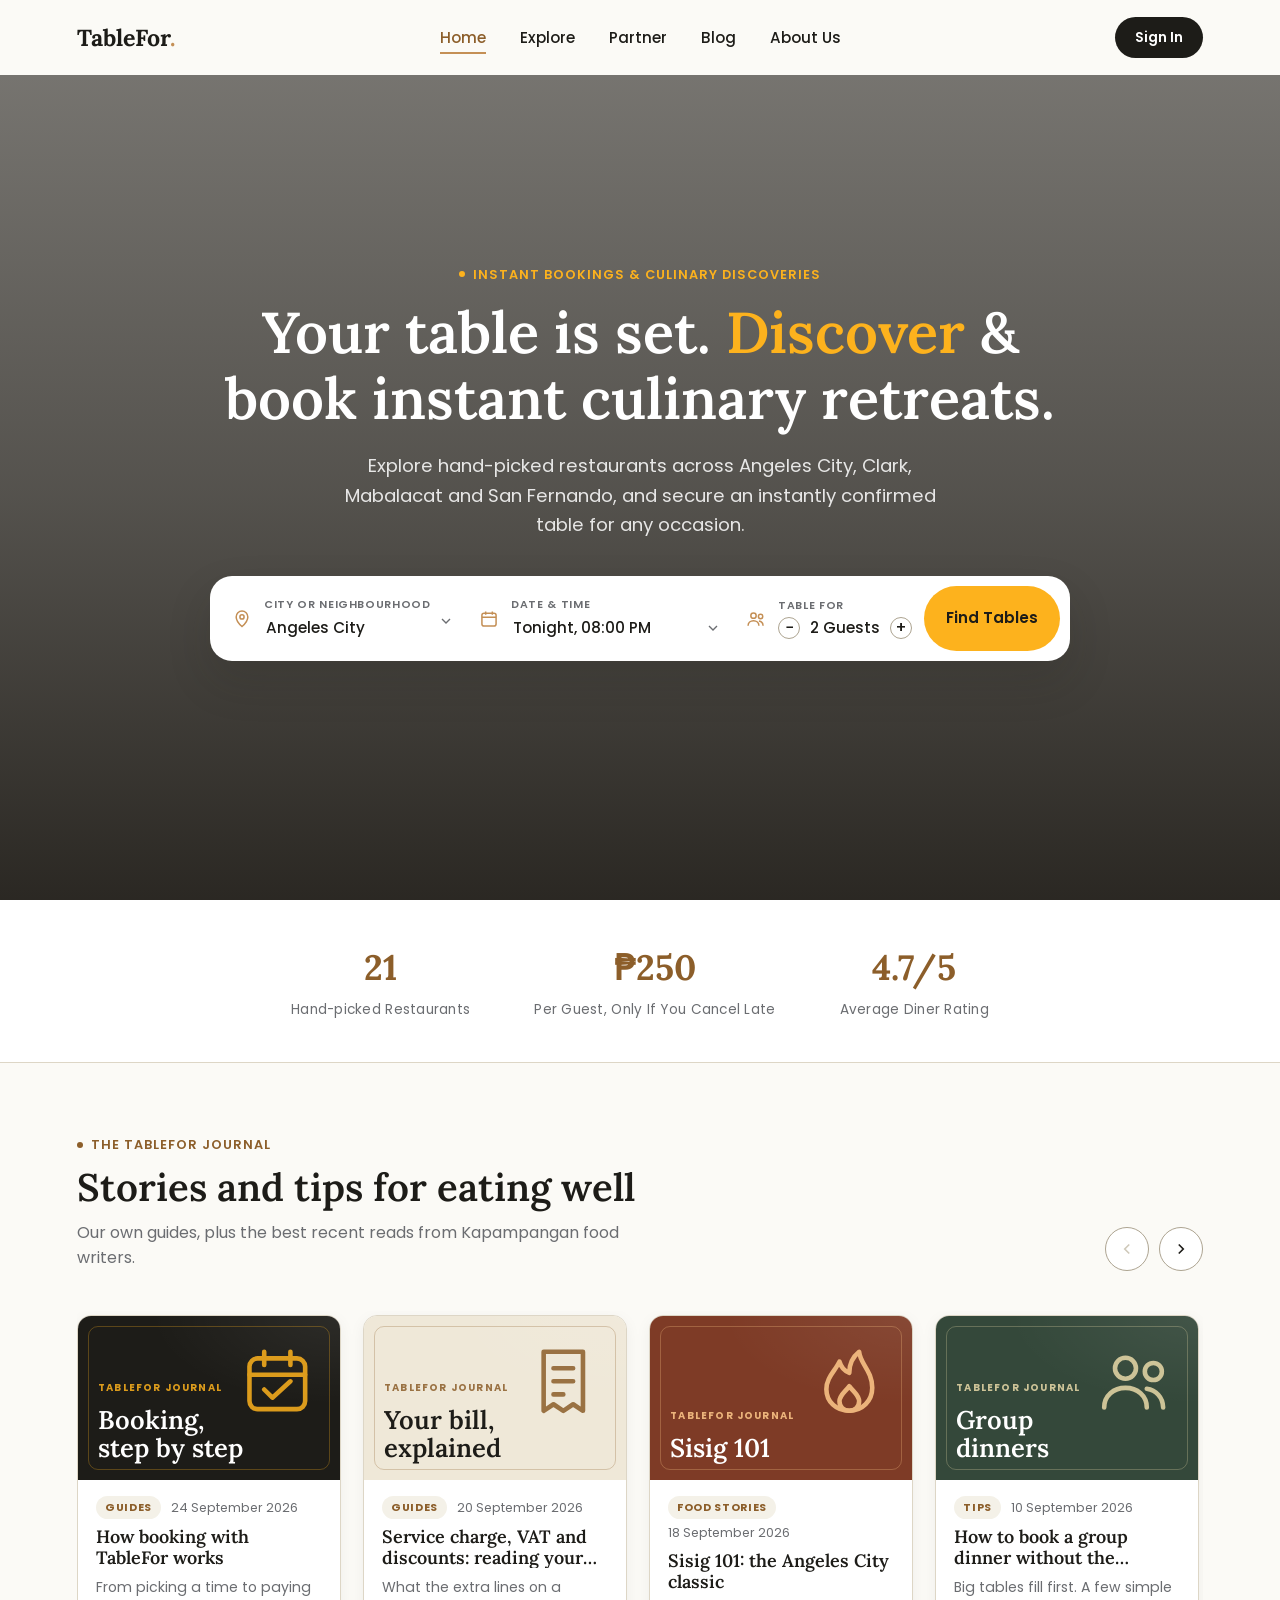
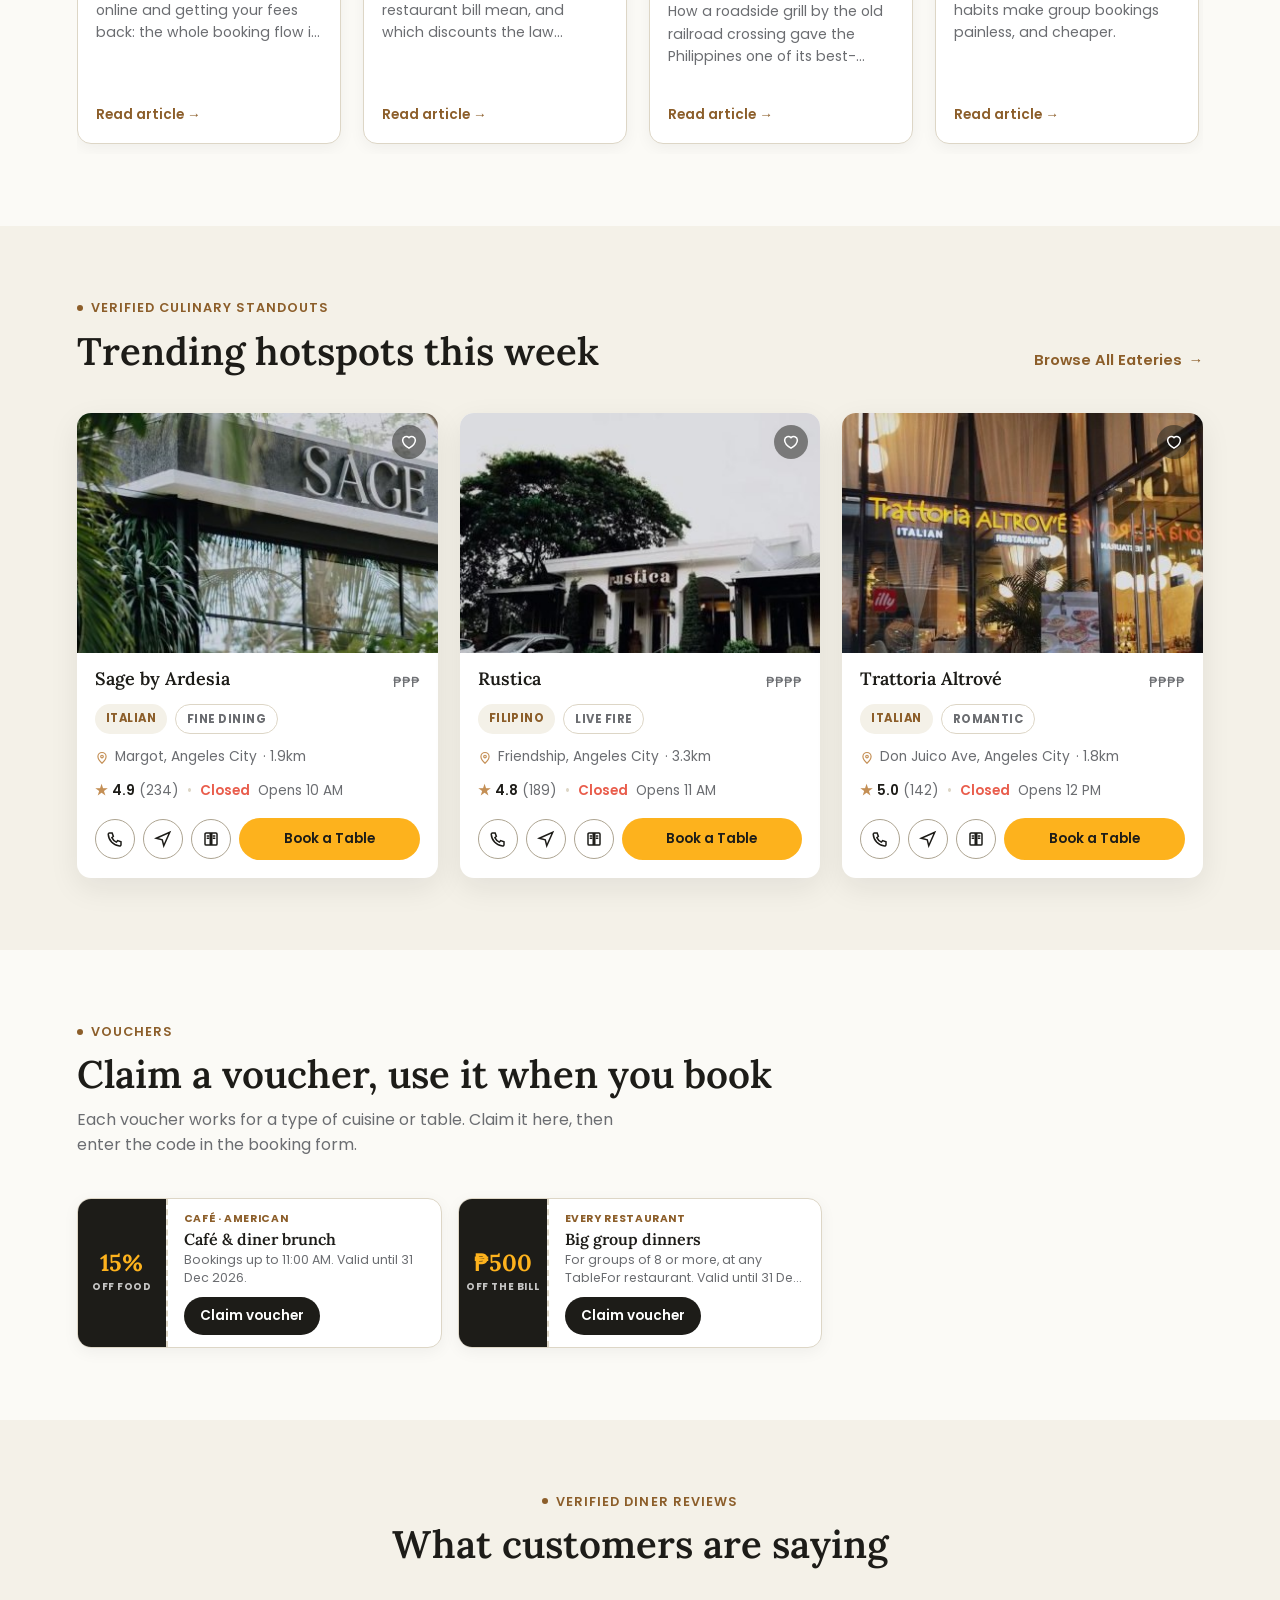
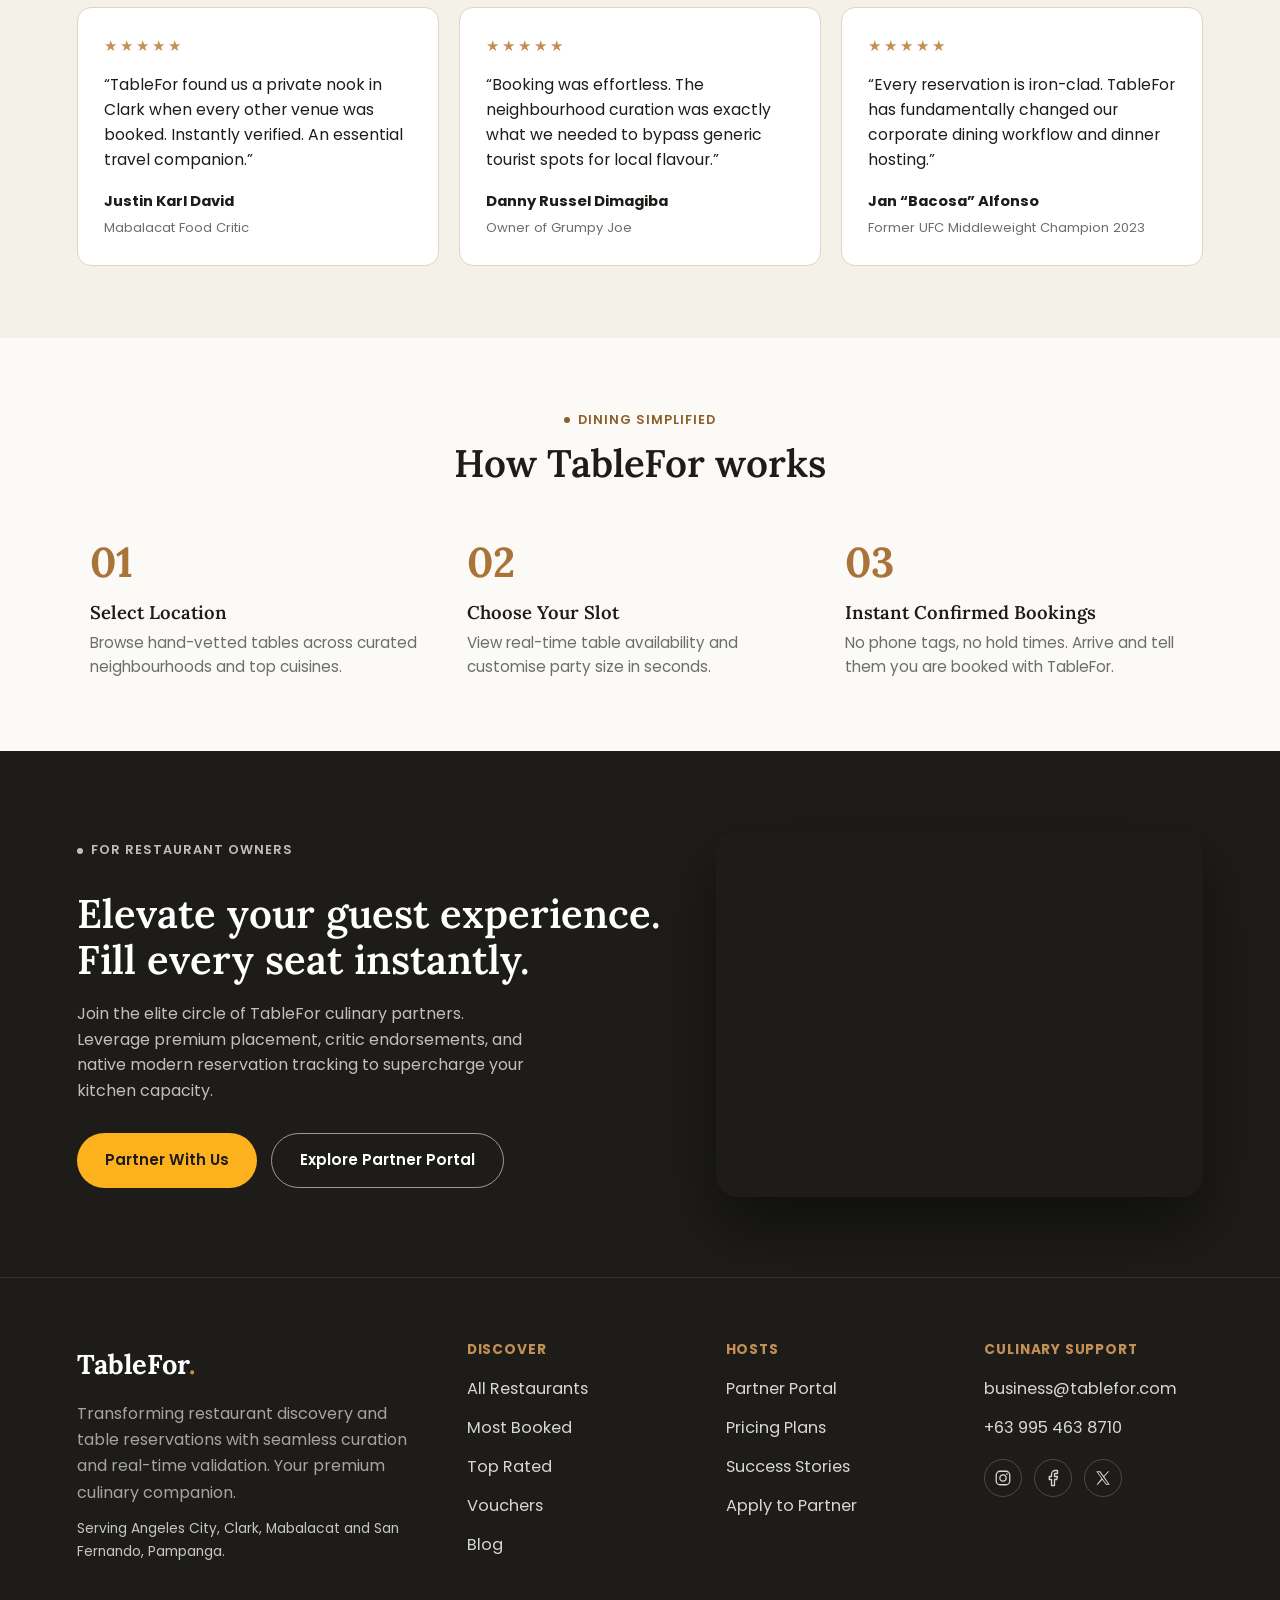
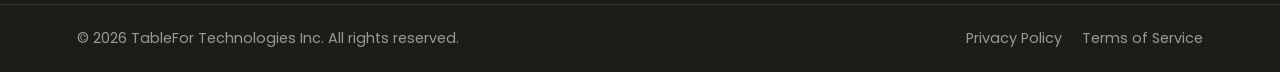
<file: index.html>
<!DOCTYPE html>
<html lang="en">
<head>
<meta charset="UTF-8">
<meta name="viewport" content="width=device-width, initial-scale=1.0">
<title>TableFor</title>
<meta name="description" content="Discover hand-vetted restaurants across Angeles City, Clark, Mabalacat and San Fernando in Pampanga, and book an instantly confirmed table with TableFor.">
<link rel="icon" href="data:,">
<script>document.documentElement.classList.add('js');</script>
<script src="sync.js?v=20261010c"></script>
<link href="https://fonts.googleapis.com/css2?family=Lora:ital,wght@0,500;0,600;0,700;1,500&family=Poppins:wght@400;500;600;700&display=swap" rel="stylesheet">
<link rel="stylesheet" href="styles.css?v=20261010c">
</head>
<body data-page="home">

<a class="skip-link" href="#main">Skip to content</a>

<!-- ============ HEADER ============ -->
<header class="site-header" id="siteHeader">
  <div class="header-inner">
    <a href="#" class="logo" aria-label="TableFor home">TableFor<span class="logo-dot">.</span></a>

    <nav class="main-nav" id="mainNav" aria-label="Primary">
      <ul class="nav-list">
        <li><a href="#" class="nav-link is-active">Home</a></li>
        <li><a href="explore.html" class="nav-link">Explore</a></li>
        <li><a href="partner.html" class="nav-link">Partner</a></li>
        <li><a href="blog.html" class="nav-link">Blog</a></li>
        <li><a href="about.html" class="nav-link">About Us</a></li>
      </ul>
    </nav>

    <div class="header-actions">
      <a href="#" class="btn btn-dark btn-sm">Sign In</a>
      <button class="nav-toggle" id="navToggle" aria-label="Open menu" aria-expanded="false" aria-controls="mainNav">
        <span></span><span></span><span></span>
      </button>
    </div>
  </div>
</header>

<main id="main">

  <!-- ============ HERO ============ -->
  <section class="hero">
    <div class="hero-media" aria-hidden="true"></div>
    <div class="hero-scrim" aria-hidden="true"></div>

    <div class="hero-inner">
      <p class="eyebrow eyebrow-light"><span class="dot"></span>Instant Bookings &amp; Culinary Discoveries</p>
      <h1 class="hero-title">Your table is set. <em>Discover</em> &amp; book instant culinary retreats.</h1>
      <p class="hero-sub">Explore hand-picked restaurants across Angeles City, Clark, Mabalacat and San Fernando, and secure an instantly confirmed table for any occasion.</p>

      <form class="search-card" aria-label="Find a table">
        <div class="search-field search-field-loc">
          <span class="search-icon" aria-hidden="true">
            <svg viewBox="0 0 24 24" fill="none" stroke="currentColor" stroke-width="1.8"><path d="M12 21s-7-6.1-7-11.5A7 7 0 0 1 19 9.5C19 14.9 12 21 12 21Z"/><circle cx="12" cy="9.5" r="2.5"/></svg>
          </span>
          <div class="field-input-wrap">
            <label for="loc">City or Neighbourhood</label>
            <input id="loc" type="text" value="Angeles City" autocomplete="off" role="combobox" aria-expanded="false" aria-controls="locDropdown">
            <span class="loc-field-icons">
              <button type="button" class="loc-clear" id="locClear" aria-label="Clear location" tabindex="-1">
                <svg viewBox="0 0 24 24" fill="none" stroke="currentColor" stroke-width="2.2"><path d="M6 6l12 12M18 6 6 18"/></svg>
              </button>
              <span class="loc-chevron" id="locChevron" aria-hidden="true">
                <svg viewBox="0 0 24 24" fill="none" stroke="currentColor" stroke-width="2"><path d="m6 9 6 6 6-6"/></svg>
              </span>
            </span>
            <div class="loc-dropdown" id="locDropdown" role="listbox" aria-label="Suggested locations">
              <div class="loc-dropdown-inner" id="locDropdownInner"></div>
            </div>
          </div>
        </div>
        <div class="search-divider search-divider-loc" aria-hidden="true"></div>
        <div class="search-field search-field-date">
          <span class="search-icon" aria-hidden="true">
            <svg viewBox="0 0 24 24" fill="none" stroke="currentColor" stroke-width="1.8"><rect x="3.5" y="5" width="17" height="15.5" rx="2.5"/><path d="M8 3v4M16 3v4M3.5 10h17"/></svg>
          </span>
          <div class="field-input-wrap">
            <label for="dt">Date &amp; Time</label>
            <span class="dt-input-wrap">
              <input id="dt" type="text" value="" placeholder="Pick a date and time" autocomplete="off" readonly role="combobox" aria-haspopup="dialog" aria-expanded="false" aria-controls="datePopover">
              <span class="dt-chevron" aria-hidden="true">
                <svg viewBox="0 0 24 24" fill="none" stroke="currentColor" stroke-width="2"><path d="m6 9 6 6 6-6"/></svg>
              </span>
            </span>
            <div class="date-popover" id="datePopover" role="dialog" aria-label="Choose date and time">
              <div class="date-quick" role="group" aria-label="Quick dates">
                <button type="button" class="date-chip" data-quick="today">Today</button>
                <button type="button" class="date-chip" data-quick="tomorrow">Tomorrow</button>
                <button type="button" class="date-chip" data-quick="weekend">Sat</button>
              </div>
              <div class="date-popover-header">
                <button type="button" class="cal-nav" id="calPrev" aria-label="Previous month"><svg viewBox="0 0 24 24" fill="none" stroke="currentColor" stroke-width="2.2" aria-hidden="true"><path d="m15 6-6 6 6 6"/></svg></button>
                <span class="cal-month-label" id="calMonthLabel" aria-live="polite"></span>
                <button type="button" class="cal-nav" id="calNext" aria-label="Next month"><svg viewBox="0 0 24 24" fill="none" stroke="currentColor" stroke-width="2.2" aria-hidden="true"><path d="m9 6 6 6-6 6"/></svg></button>
              </div>
              <div class="cal-weekdays" aria-hidden="true">
                <span>S</span><span>M</span><span>T</span><span>W</span><span>T</span><span>F</span><span>S</span>
              </div>
              <div class="cal-grid" id="calGrid" role="group" aria-label="Calendar"></div>
              <p class="cal-legend">Book up to 60 days ahead. Past dates are greyed out.</p>
              <div class="time-head">
                <span id="timeLabel">Time</span>
                <span class="time-note" id="timeNote"></span>
              </div>
              <div class="time-grid" id="timeGrid" role="listbox" aria-labelledby="timeLabel"></div>
              <div class="cal-foot">
                <p class="cal-summary" id="dateSummary" aria-live="polite"></p>
                <button type="button" class="btn btn-amber btn-sm" id="dateDone">Done</button>
              </div>
            </div>
          </div>
        </div>
        <div class="search-divider" aria-hidden="true"></div>
        <div class="search-field guest-field">
          <span class="search-icon" aria-hidden="true">
            <svg viewBox="0 0 24 24" fill="none" stroke="currentColor" stroke-width="1.8"><circle cx="9" cy="8" r="3.2"/><path d="M2.5 20c0-3.6 2.9-6 6.5-6s6.5 2.4 6.5 6"/><circle cx="17.5" cy="9" r="2.6"/><path d="M15.5 14.3c2.8.4 4.9 2.5 5 5.7"/></svg>
          </span>
          <div>
            <label id="guestLabel">Table For</label>
            <div class="guest-stepper">
              <button type="button" class="step-btn" id="guestMinus" aria-label="Decrease guests">&minus;</button>
              <span id="guestCount" class="guest-count" role="status" aria-labelledby="guestLabel guestCount">2 Guests</span>
              <button type="button" class="step-btn" id="guestPlus" aria-label="Increase guests">+</button>
            </div>
          </div>
        </div>
        <button type="submit" class="btn btn-amber search-submit">Find Tables</button>
      </form>
    </div>
  </section>

  <!-- ============ STATS ============ -->
  <section class="stats">
    <div class="stat">
      <span class="stat-num" data-stat="count">16</span>
      <span class="stat-label">Hand-picked Restaurants</span>
    </div>
    <div class="stat">
      <span class="stat-num">₱250</span>
      <span class="stat-label">Per Guest, Only If You Cancel Late</span>
    </div>
    <div class="stat">
      <span class="stat-num" data-stat="rating">4.8/5</span>
      <span class="stat-label">Average Diner Rating</span>
    </div>
  </section>

  <!-- ============ FROM THE JOURNAL (blog carousel) ============ -->
  <section class="section" id="journal" aria-labelledby="journalTitle">
    <div class="section-head">
      <div>
        <p class="eyebrow"><span class="dot"></span>The TableFor Journal</p>
        <h2 id="journalTitle">Stories and tips for eating well</h2>
        <p class="section-sub">Our own guides, plus the best recent reads from Kapampangan food writers.</p>
      </div>
      <div class="carousel-controls">
        <button type="button" class="carousel-btn" id="blogPrev" aria-label="Previous articles" aria-controls="blogTrack" disabled><svg viewBox="0 0 24 24" fill="none" stroke="currentColor" stroke-width="2.2" aria-hidden="true"><path d="m15 6-6 6 6 6"/></svg></button>
        <button type="button" class="carousel-btn" id="blogNext" aria-label="More articles" aria-controls="blogTrack"><svg viewBox="0 0 24 24" fill="none" stroke="currentColor" stroke-width="2.2" aria-hidden="true"><path d="m9 6 6 6-6 6"/></svg></button>
      </div>
    </div>
    <div class="blog-track" id="blogTrack" tabindex="0" aria-label="Articles" role="region">
        <article class="blog-card">
          <a href="blog.html#how-tablefor-booking-works" class="blog-card-link">
            <div class="journal-cover journal-cover--ink" aria-hidden="true"><span class="journal-cover-tag">TableFor Journal</span><svg viewBox="0 0 24 24" fill="none" stroke="currentColor" stroke-width="1.4" stroke-linecap="round" stroke-linejoin="round"><rect x="3.5" y="5" width="17" height="15.5" rx="2.5"/><path d="M8 3v4M16 3v4M3.5 10h17M8 14.5l2.5 2.5L16 12"/></svg><span class="journal-cover-word">Booking, step by step</span></div>
            <div class="blog-card-body">
              <p class="blog-meta"><span class="blog-cat">Guides</span> <time datetime="2026-09-24">24 September 2026</time></p>
              <h3>How booking with TableFor works</h3>
              <p>From picking a time to paying online and getting your fees back: the whole booking flow in three minutes.</p>
              <span class="blog-read">Read article <span aria-hidden="true">&rarr;</span></span>
            </div>
          </a>
        </article>
        <article class="blog-card">
          <a href="blog.html#bill-explained" class="blog-card-link">
            <div class="journal-cover journal-cover--paper" aria-hidden="true"><span class="journal-cover-tag">TableFor Journal</span><svg viewBox="0 0 24 24" fill="none" stroke="currentColor" stroke-width="1.4" stroke-linecap="round" stroke-linejoin="round"><path d="M6 3h12v18l-3-2-3 2-3-2-3 2z"/><path d="M9 8h6M9 12h6M9 16h3"/></svg><span class="journal-cover-word">Your bill, explained</span></div>
            <div class="blog-card-body">
              <p class="blog-meta"><span class="blog-cat">Guides</span> <time datetime="2026-09-20">20 September 2026</time></p>
              <h3>Service charge, VAT and discounts: reading your bill in the Philippines</h3>
              <p>What the extra lines on a restaurant bill mean, and which discounts the law guarantees.</p>
              <span class="blog-read">Read article <span aria-hidden="true">&rarr;</span></span>
            </div>
          </a>
        </article>
        <article class="blog-card">
          <a href="blog.html#sisig-101" class="blog-card-link">
            <div class="journal-cover journal-cover--ember" aria-hidden="true"><span class="journal-cover-tag">TableFor Journal</span><svg viewBox="0 0 24 24" fill="none" stroke="currentColor" stroke-width="1.4" stroke-linecap="round" stroke-linejoin="round"><path d="M12 21c-4 0-7-2.8-7-6.6 0-3.6 2.7-5.6 4-8.4.6 2 1.8 3 3 3.4C12 6.7 13 4.6 15 3c.3 3.6 4 5.8 4 11 0 4-3 7-7 7z"/><path d="M12 21c-1.7 0-3-1.2-3-2.9 0-1.9 1.6-2.8 3-4.6 1.4 1.8 3 2.7 3 4.6 0 1.7-1.3 2.9-3 2.9z"/></svg><span class="journal-cover-word">Sisig 101</span></div>
            <div class="blog-card-body">
              <p class="blog-meta"><span class="blog-cat">Food Stories</span> <time datetime="2026-09-18">18 September 2026</time></p>
              <h3>Sisig 101: the Angeles City classic</h3>
              <p>How a roadside grill by the old railroad crossing gave the Philippines one of its best-loved dishes.</p>
              <span class="blog-read">Read article <span aria-hidden="true">&rarr;</span></span>
            </div>
          </a>
        </article>
        <article class="blog-card">
          <a href="blog.html#group-dinners" class="blog-card-link">
            <div class="journal-cover journal-cover--olive" aria-hidden="true"><span class="journal-cover-tag">TableFor Journal</span><svg viewBox="0 0 24 24" fill="none" stroke="currentColor" stroke-width="1.4" stroke-linecap="round" stroke-linejoin="round"><circle cx="9" cy="8" r="3.2"/><path d="M2.5 20c0-3.6 2.9-6 6.5-6s6.5 2.4 6.5 6"/><circle cx="17.5" cy="9" r="2.6"/><path d="M15.5 14.3c2.8.4 4.9 2.5 5 5.7"/></svg><span class="journal-cover-word">Group dinners</span></div>
            <div class="blog-card-body">
              <p class="blog-meta"><span class="blog-cat">Tips</span> <time datetime="2026-09-10">10 September 2026</time></p>
              <h3>How to book a group dinner without the headache</h3>
              <p>Big tables fill first. A few simple habits make group bookings painless, and cheaper.</p>
              <span class="blog-read">Read article <span aria-hidden="true">&rarr;</span></span>
            </div>
          </a>
        </article>
        <article class="blog-card blog-card-ext">
          <a href="https://outoftownblog.com/the-ultimate-pampanga-food-trip/" class="blog-card-link" target="_blank" rel="noopener">
            <img src="images/blog/out-of-town-pampanga-food-trip.jpg" alt="Photo from the Out of Town Blog article" loading="lazy" data-web="https://outoftownblog.com/wp-content/uploads/2026/09/The-Ultimate-Pampanga-Food-Trip.jpg" data-source="Out of Town Blog" referrerpolicy="no-referrer" onerror="tfBlogImage(this)">
            <div class="blog-card-body">
              <p class="blog-meta"><span class="blog-cat blog-cat-ext">Out of Town Blog</span> <time datetime="2026-09-07">September 2026</time></p>
              <h3>The ultimate Pampanga food trip: what to eat in one day</h3>
              <p>A realistic one-day plan, from a tocino breakfast and proper sisig to tibok-tibok for dessert, with room to breathe between meals.</p>
              <span class="blog-read">Read on Out of Town Blog <svg viewBox="0 0 24 24" fill="none" stroke="currentColor" stroke-width="2" aria-hidden="true"><path d="M14 4h6v6M20 4l-9 9M18 14v4.5A1.5 1.5 0 0 1 16.5 20h-11A1.5 1.5 0 0 1 4 18.5v-11A1.5 1.5 0 0 1 5.5 6H10"/></svg><span class="visually-hidden"> (opens in a new tab)</span></span>
            </div>
          </a>
        </article>
        <article class="blog-card">
          <a href="blog.html#date-night-plan" class="blog-card-link">
            <div class="journal-cover journal-cover--gold" aria-hidden="true"><span class="journal-cover-tag">TableFor Journal</span><svg viewBox="0 0 24 24" fill="none" stroke="currentColor" stroke-width="1.4" stroke-linecap="round" stroke-linejoin="round"><path d="M7 3h4l-.4 5a2.6 2.6 0 0 1-5.2 0zM13 3h4l.6 5a2.6 2.6 0 0 1-5.2 0z"/><path d="M8 10.7V20M16 10.7V20M5.5 20.5h5M13.5 20.5h5"/></svg><span class="journal-cover-word">Date night</span></div>
            <div class="blog-card-body">
              <p class="blog-meta"><span class="blog-cat">Tips</span> <time datetime="2026-09-02">2 September 2026</time></p>
              <h3>Planning a date night in Angeles, step by step</h3>
              <p>Book the table, add the occasion, and let the restaurant take care of the rest.</p>
              <span class="blog-read">Read article <span aria-hidden="true">&rarr;</span></span>
            </div>
          </a>
        </article>
        <article class="blog-card blog-card-ext">
          <a href="https://www.kingtolentino.com/blog/el-espanol" class="blog-card-link" target="_blank" rel="noopener">
            <img src="images/blog/king-tolentino-el-espanol.jpg" alt="Photo from the King Tolentino article" loading="lazy" data-web="https://static1.squarespace.com/static/5fa1522044bdda192713063c/t/62f66bd81612255ffe678504/1660316635508/DSC05416.jpg?format=1500w" data-source="King Tolentino" referrerpolicy="no-referrer" onerror="tfBlogImage(this)">
            <div class="blog-card-body">
              <p class="blog-meta"><span class="blog-cat blog-cat-ext">King Tolentino</span> <time datetime="2026-08-12">August 2026</time></p>
              <h3>El Español: authentic Spanish restaurant in Angeles, Pampanga</h3>
              <p>A food blogger's visit to the small Spanish kitchen at The Quad, Nepo Center, from gambas to croquetas de jamón.</p>
              <span class="blog-read">Read on King Tolentino <svg viewBox="0 0 24 24" fill="none" stroke="currentColor" stroke-width="2" aria-hidden="true"><path d="M14 4h6v6M20 4l-9 9M18 14v4.5A1.5 1.5 0 0 1 16.5 20h-11A1.5 1.5 0 0 1 4 18.5v-11A1.5 1.5 0 0 1 5.5 6H10"/></svg><span class="visually-hidden"> (opens in a new tab)</span></span>
            </div>
          </a>
        </article>
        <article class="blog-card blog-card-ext">
          <a href="https://www.ttgmice.com/2026/07/15/new-culinary-tour-celebrates-pampangas-food-heritage/" class="blog-card-link" target="_blank" rel="noopener">
            <img src="images/blog/ttgmice-culinary-tour.jpg" alt="Photo from the TTGmice article" loading="lazy" data-web="https://ttgmice.2017.ttgasia.com/wp-content/uploads/sites/3/2026/07/Roots-and-Recipes-Kusinang-Matua-1_640.jpg" data-source="TTGmice" referrerpolicy="no-referrer" onerror="tfBlogImage(this)">
            <div class="blog-card-body">
              <p class="blog-meta"><span class="blog-cat blog-cat-ext">TTGmice</span> <time datetime="2026-07-15">July 2026</time></p>
              <h3>New culinary tour celebrates Pampanga's food heritage</h3>
              <p>A heritage food tour built around a traditional Kapampangan breakfast and the story behind San Nicolas cookies.</p>
              <span class="blog-read">Read on TTGmice <svg viewBox="0 0 24 24" fill="none" stroke="currentColor" stroke-width="2" aria-hidden="true"><path d="M14 4h6v6M20 4l-9 9M18 14v4.5A1.5 1.5 0 0 1 16.5 20h-11A1.5 1.5 0 0 1 4 18.5v-11A1.5 1.5 0 0 1 5.5 6H10"/></svg><span class="visually-hidden"> (opens in a new tab)</span></span>
            </div>
          </a>
        </article>
        <article class="blog-card blog-card-ext">
          <a href="https://www.overheremanila.com/best-restaurants-clark-pampanga/" class="blog-card-link" target="_blank" rel="noopener">
            <img src="images/blog/over-here-manila-clark.jpg" alt="Photo from the Over Here Manila article" loading="lazy" data-web="https://ee7bpeqviqm.exactdn.com/wp-content/uploads/2026/06/Untitled-1080-x-1350-px-1080-x-1350-px.jpg" data-source="Over Here Manila" referrerpolicy="no-referrer" onerror="tfBlogImage(this)">
            <div class="blog-card-body">
              <p class="blog-meta"><span class="blog-cat blog-cat-ext">Over Here Manila</span> <time datetime="2026-06-27">June 2026</time></p>
              <h3>15 best restaurants in Clark, Pampanga to check out this 2026</h3>
              <p>A roundup of Clark favourites, from Kapampangan specialties and Filipino comfort food to Korean barbecue and buffets.</p>
              <span class="blog-read">Read on Over Here Manila <svg viewBox="0 0 24 24" fill="none" stroke="currentColor" stroke-width="2" aria-hidden="true"><path d="M14 4h6v6M20 4l-9 9M18 14v4.5A1.5 1.5 0 0 1 16.5 20h-11A1.5 1.5 0 0 1 4 18.5v-11A1.5 1.5 0 0 1 5.5 6H10"/></svg><span class="visually-hidden"> (opens in a new tab)</span></span>
            </div>
          </a>
        </article>
        <article class="blog-card blog-card-ext">
          <a href="https://www.kozystaycation.com/best-restaurants-near-clark" class="blog-card-link" target="_blank" rel="noopener">
            <img src="images/blog/kozy-staycation-clark.jpg" alt="Photo from the Kozy Staycation article" loading="lazy" data-web="https://www.kozystaycation.com/images/hero/azure-beach.webp" data-source="Kozy Staycation" referrerpolicy="no-referrer" onerror="tfBlogImage(this)">
            <div class="blog-card-body">
              <p class="blog-meta"><span class="blog-cat blog-cat-ext">Kozy Staycation</span> <time datetime="2026-05-03">May 2026</time></p>
              <h3>20 best restaurants in Clark, Pampanga: a 2026 guide</h3>
              <p>A food-trip list that runs from Angeles' original sisig to heritage Kapampangan tasting menus and Freeport favourites.</p>
              <span class="blog-read">Read on Kozy Staycation <svg viewBox="0 0 24 24" fill="none" stroke="currentColor" stroke-width="2" aria-hidden="true"><path d="M14 4h6v6M20 4l-9 9M18 14v4.5A1.5 1.5 0 0 1 16.5 20h-11A1.5 1.5 0 0 1 4 18.5v-11A1.5 1.5 0 0 1 5.5 6H10"/></svg><span class="visually-hidden"> (opens in a new tab)</span></span>
            </div>
          </a>
        </article>
        <article class="blog-card blog-card-ext">
          <a href="https://www.spot.ph/eatdrink/the-latest-eat-drink/spot-out-of-town-where-to-eat-in-clark-pampanga-a3412-20260423-dyn" class="blog-card-link" target="_blank" rel="noopener">
            <img src="images/blog/spot-ph-clark.jpg" alt="Photo from the SPOT.ph article" loading="lazy" data-web="https://images.spot.ph/dynsto/1776911617-spot-out-of-town-clark-food.png" data-source="SPOT.ph" referrerpolicy="no-referrer" onerror="tfBlogImage(this)">
            <div class="blog-card-body">
              <p class="blog-meta"><span class="blog-cat blog-cat-ext">SPOT.ph</span> <time datetime="2026-04-23">April 2026</time></p>
              <h3>SPOT Out of Town: the best places to eat in Clark right now</h3>
              <p>An edited list of where to eat in Clark, including a new Kapampangan kitchen in the barn stables by the Parade Grounds.</p>
              <span class="blog-read">Read on SPOT.ph <svg viewBox="0 0 24 24" fill="none" stroke="currentColor" stroke-width="2" aria-hidden="true"><path d="M14 4h6v6M20 4l-9 9M18 14v4.5A1.5 1.5 0 0 1 16.5 20h-11A1.5 1.5 0 0 1 4 18.5v-11A1.5 1.5 0 0 1 5.5 6H10"/></svg><span class="visually-hidden"> (opens in a new tab)</span></span>
            </div>
          </a>
        </article>
        <article class="blog-card blog-card-ext">
          <a href="https://www.sunstar.com.ph/pampanga/filipino-food-month-2026-opened-in-clark-freeport" class="blog-card-link" target="_blank" rel="noopener">
            <img src="images/blog/sunstar-filipino-food-month-2026.jpg" alt="Photo from the SunStar Pampanga article" loading="lazy" data-web="https://cf-images.assettype.com/sunstar%2F2026-04-08%2Flsayg52d%2Fcdc.jpg?w=1200&amp;ar=40%3A21&amp;auto=format%2Ccompress&amp;ogImage=true&amp;mode=crop&amp;enlarge=true&amp;overlay=false&amp;overlay_position=bottom&amp;overlay_width=100" data-source="SunStar Pampanga" referrerpolicy="no-referrer" onerror="tfBlogImage(this)">
            <div class="blog-card-body">
              <p class="blog-meta"><span class="blog-cat blog-cat-ext">SunStar Pampanga</span> <time datetime="2026-04-08">April 2026</time></p>
              <h3>Filipino Food Month 2026 opens in Clark</h3>
              <p>Clark Freeport opens Filipino Food Month with Kapampangan dishes, hotel collaborations and a push for local food businesses.</p>
              <span class="blog-read">Read on SunStar Pampanga <svg viewBox="0 0 24 24" fill="none" stroke="currentColor" stroke-width="2" aria-hidden="true"><path d="M14 4h6v6M20 4l-9 9M18 14v4.5A1.5 1.5 0 0 1 16.5 20h-11A1.5 1.5 0 0 1 4 18.5v-11A1.5 1.5 0 0 1 5.5 6H10"/></svg><span class="visually-hidden"> (opens in a new tab)</span></span>
            </div>
          </a>
        </article>
        <article class="blog-card blog-card-ext">
          <a href="https://www.walphs.com/2026/02/barn-by-contis-opens-in-clark-with-day.html" class="blog-card-link" target="_blank" rel="noopener">
            <img src="images/blog/walphs-barn-by-contis.jpg" alt="Photo from the Walphs article" loading="lazy" data-web="https://blogger.googleusercontent.com/img/b/R29vZ2xl/AVvXsEg82DMw28ilFbiWcPKeEKZvv6JyqLN6L4q6RfPZXT6ZRQ9_cAwPnn665fzkgnW1-Vn7NhGgHer1hqHEyA1-xw0zm5u5ytdkdtY__B9CDonop1sb6xvFi7IzEDEGN_mINy-4-yj5h3UsLpAjzD_pOT4kUU76gkaP2N3FXGoBWuClwP706m9hbRy33EvMptA/w1600/Barn%202.jpg" data-source="Walphs" referrerpolicy="no-referrer" onerror="tfBlogImage(this)">
            <div class="blog-card-body">
              <p class="blog-meta"><span class="blog-cat blog-cat-ext">Walphs</span> <time datetime="2026-02-25">February 2026</time></p>
              <h3>Barn by Conti&#x27;s opens in Clark with day-to-night dining</h3>
              <p>Conti&#x27;s turns a restored barn in Clark into an all-day spot, with familiar favourites by day and new cocktails at night.</p>
              <span class="blog-read">Read on Walphs <svg viewBox="0 0 24 24" fill="none" stroke="currentColor" stroke-width="2" aria-hidden="true"><path d="M14 4h6v6M20 4l-9 9M18 14v4.5A1.5 1.5 0 0 1 16.5 20h-11A1.5 1.5 0 0 1 4 18.5v-11A1.5 1.5 0 0 1 5.5 6H10"/></svg><span class="visually-hidden"> (opens in a new tab)</span></span>
            </div>
          </a>
        </article>
        <article class="blog-card blog-card-ext">
          <a href="https://www.spotcl.com/spotted-unlimited-steak-dining-in-angeles-pampanga" class="blog-card-link" target="_blank" rel="noopener">
            <img src="images/blog/spotcl-unlimited-steak.jpg" alt="Photo from the SpotCL article" loading="lazy" data-web="https://irp.cdn-website.com/3ad39e82/dms3rep/multi/opt/SPOT+CL+%284%29-8803a834-1920w.png" data-source="SpotCL" referrerpolicy="no-referrer" onerror="tfBlogImage(this)">
            <div class="blog-card-body">
              <p class="blog-meta"><span class="blog-cat blog-cat-ext">SpotCL</span> <time datetime="2025-11-17">November 2025</time></p>
              <h3>Spotted: unlimited steak dining in Angeles, Pampanga</h3>
              <p>A look at the unlimited steak set-up, refillable sides and indoor and al fresco seating at a Friendship Highway steakhouse.</p>
              <span class="blog-read">Read on SpotCL <svg viewBox="0 0 24 24" fill="none" stroke="currentColor" stroke-width="2" aria-hidden="true"><path d="M14 4h6v6M20 4l-9 9M18 14v4.5A1.5 1.5 0 0 1 16.5 20h-11A1.5 1.5 0 0 1 4 18.5v-11A1.5 1.5 0 0 1 5.5 6H10"/></svg><span class="visually-hidden"> (opens in a new tab)</span></span>
            </div>
          </a>
        </article>
        <article class="blog-card blog-card-ext">
          <a href="https://philstarlife.com/living/827589-pampanga-historical-culinary-powerhouse" class="blog-card-link" target="_blank" rel="noopener">
            <img src="images/blog/philstarlife-culinary-powerhouse.jpg" alt="Photo from the PhilSTAR Life article" loading="lazy" data-web="https://d2nnykqiaju69u.cloudfront.net/pslife_photos/Maricel_temp/Sunday%20Life/2025-March-30/tayag%20630.png" data-source="PhilSTAR Life" referrerpolicy="no-referrer" onerror="tfBlogImage(this)">
            <div class="blog-card-body">
              <p class="blog-meta"><span class="blog-cat blog-cat-ext">PhilSTAR Life</span> <time datetime="2025-03-30">March 2025</time></p>
              <h3>Pampanga: a historical culinary powerhouse</h3>
              <p>Chef Claude Tayag on why Pampanga&#x27;s place as the country&#x27;s culinary capital rests on centuries of history, not a law.</p>
              <span class="blog-read">Read on PhilSTAR Life <svg viewBox="0 0 24 24" fill="none" stroke="currentColor" stroke-width="2" aria-hidden="true"><path d="M14 4h6v6M20 4l-9 9M18 14v4.5A1.5 1.5 0 0 1 16.5 20h-11A1.5 1.5 0 0 1 4 18.5v-11A1.5 1.5 0 0 1 5.5 6H10"/></svg><span class="visually-hidden"> (opens in a new tab)</span></span>
            </div>
          </a>
        </article>
        <article class="blog-card blog-card-ext">
          <a href="https://thequeensescape.com/pampanga-food-guide-what-and-where-to-eat/" class="blog-card-link" target="_blank" rel="noopener">
            <img src="images/blog/queens-escape-pampanga-food.jpg" alt="Photo from the The Queen's Escape article" loading="lazy" data-web="https://thequeensescape.com/wp-content/uploads/2024/07/Pampanga-Food-Guide-1-of-1.jpg" data-source="The Queen's Escape" referrerpolicy="no-referrer" onerror="tfBlogImage(this)">
            <div class="blog-card-body">
              <p class="blog-meta"><span class="blog-cat blog-cat-ext">The Queen's Escape</span> <time datetime="2025-01-09">January 2025</time></p>
              <h3>Pampanga food guide: what and where to eat</h3>
              <p>A travel writer's guide to Kapampangan dishes, including why locals insist on sisig with no egg and no mayonnaise.</p>
              <span class="blog-read">Read on The Queen's Escape <svg viewBox="0 0 24 24" fill="none" stroke="currentColor" stroke-width="2" aria-hidden="true"><path d="M14 4h6v6M20 4l-9 9M18 14v4.5A1.5 1.5 0 0 1 16.5 20h-11A1.5 1.5 0 0 1 4 18.5v-11A1.5 1.5 0 0 1 5.5 6H10"/></svg><span class="visually-hidden"> (opens in a new tab)</span></span>
            </div>
          </a>
        </article>
        <article class="blog-card blog-card-ext">
          <a href="https://www.unileverfoodsolutions.com.ph/free-courses-academy/menu-planning/food-in-pampanga.html" class="blog-card-link" target="_blank" rel="noopener">
            <img src="images/blog/unilever-kapampangan-dishes.jpg" alt="Photo from the Unilever Food Solutions article" loading="lazy" data-web="https://www.unileverfoodsolutions.com.ph/dam/global-ufs/mcos/sea/philippines/acm/inspiration/food-in-pampanga/BANNER%201260x190px.jpg" data-source="Unilever Food Solutions" referrerpolicy="no-referrer" onerror="tfBlogImage(this)">
            <div class="blog-card-body">
              <p class="blog-meta"><span class="blog-cat blog-cat-ext">Unilever Food Solutions</span> <span>Guide</span></p>
              <h3>24 Kapampangan dishes explained</h3>
              <p>From kilayin and pindang damulag to bringhe and moche: a clear, chef-focused glossary of Pampanga favourites.</p>
              <span class="blog-read">Read on Unilever Food Solutions <svg viewBox="0 0 24 24" fill="none" stroke="currentColor" stroke-width="2" aria-hidden="true"><path d="M14 4h6v6M20 4l-9 9M18 14v4.5A1.5 1.5 0 0 1 16.5 20h-11A1.5 1.5 0 0 1 4 18.5v-11A1.5 1.5 0 0 1 5.5 6H10"/></svg><span class="visually-hidden"> (opens in a new tab)</span></span>
            </div>
          </a>
        </article>
        <article class="blog-card blog-card-ext">
          <a href="https://whereinpampanga.com/amare-by-chef-chris-where-love-and-italian-cuisine-meet-in-pampanga/" class="blog-card-link" target="_blank" rel="noopener">
            <img src="images/blog/wherein-pampanga-amare.jpg" alt="Photo from the Where in Pampanga article" loading="lazy" data-web="https://whereinpampanga.com/wp-content/uploads/2023/07/Amare-by-Chef-Chris3-1.jpg" data-source="Where in Pampanga" referrerpolicy="no-referrer" onerror="tfBlogImage(this)">
            <div class="blog-card-body">
              <p class="blog-meta"><span class="blog-cat blog-cat-ext">Where in Pampanga</span> <time datetime="2023-07-10">July 2023</time></p>
              <h3>Amare by Chef Chris: where love and Italian cuisine meet</h3>
              <p>A family-friendly Italian kitchen in Clark Freeport, known for its signature rolliza, homemade pizza and pasta.</p>
              <span class="blog-read">Read on Where in Pampanga <svg viewBox="0 0 24 24" fill="none" stroke="currentColor" stroke-width="2" aria-hidden="true"><path d="M14 4h6v6M20 4l-9 9M18 14v4.5A1.5 1.5 0 0 1 16.5 20h-11A1.5 1.5 0 0 1 4 18.5v-11A1.5 1.5 0 0 1 5.5 6H10"/></svg><span class="visually-hidden"> (opens in a new tab)</span></span>
            </div>
          </a>
        </article>
        <article class="blog-card blog-card-ext">
          <a href="https://pampangaprovince.wordpress.com/foods/" class="blog-card-link" target="_blank" rel="noopener">
            <img src="images/blog/kapampangans-top-10.jpg" alt="Photo from the Kapampangans article" loading="lazy" data-web="https://pampangaprovince.wordpress.com/wp-content/uploads/2014/07/sisig.jpg?w=604&amp;h=303" data-source="Kapampangans" referrerpolicy="no-referrer" onerror="tfBlogImage(this)">
            <div class="blog-card-body">
              <p class="blog-meta"><span class="blog-cat blog-cat-ext">Kapampangans</span> <time datetime="2014-07-21">July 2014</time></p>
              <h3>Top 10 Kapampangan foods</h3>
              <p>A local blog counts down the dishes every visitor should try, from sisig and tocino to kare-kare and buro.</p>
              <span class="blog-read">Read on Kapampangans <svg viewBox="0 0 24 24" fill="none" stroke="currentColor" stroke-width="2" aria-hidden="true"><path d="M14 4h6v6M20 4l-9 9M18 14v4.5A1.5 1.5 0 0 1 16.5 20h-11A1.5 1.5 0 0 1 4 18.5v-11A1.5 1.5 0 0 1 5.5 6H10"/></svg><span class="visually-hidden"> (opens in a new tab)</span></span>
            </div>
          </a>
        </article>
        <article class="blog-card blog-card-ext">
          <a href="https://pamangantamu.blogspot.com/" class="blog-card-link" target="_blank" rel="noopener">
            <img src="images/blog/pamangan-tamu.jpg" alt="Photo from the Pamangan Tamu article" loading="lazy" data-web="https://blogger.googleusercontent.com/img/b/R29vZ2xl/AVvXsEjhtFOX5yXnZNjHTv0LziWOL-lN_QXXIWuZAs6iYFVsoy5EzJUfw2Ybq1gmY9QiwOE1EmZW63TRKJ3QLvdwSQlv0l_4qkJOBAZPjwUWfbKgXfGwnUFjRULmCBdCrvPqwVwKI5yyGck_iLhj/s320/Baked+mac.JPG" data-source="Pamangan Tamu" referrerpolicy="no-referrer" onerror="tfBlogImage(this)">
            <div class="blog-card-body">
              <p class="blog-meta"><span class="blog-cat blog-cat-ext">Pamangan Tamu</span> <span>Food blog</span></p>
              <h3>Pamangan Tamu: our food</h3>
              <p>A Kapampangan family shares fiesta recipes like kutsinta, leche flan and puto, cooked the way their mothers made them.</p>
              <span class="blog-read">Read on Pamangan Tamu <svg viewBox="0 0 24 24" fill="none" stroke="currentColor" stroke-width="2" aria-hidden="true"><path d="M14 4h6v6M20 4l-9 9M18 14v4.5A1.5 1.5 0 0 1 16.5 20h-11A1.5 1.5 0 0 1 4 18.5v-11A1.5 1.5 0 0 1 5.5 6H10"/></svg><span class="visually-hidden"> (opens in a new tab)</span></span>
            </div>
          </a>
        </article>
        <article class="blog-card blog-card-ext">
          <a href="https://viewsfromthepampang.blogspot.com/2007/06/34-kusinang-kapampangan.html" class="blog-card-link" target="_blank" rel="noopener">
            <img src="images/blog/views-from-the-pampang.jpg" alt="Photo from the Views from the Pampang article" loading="lazy" data-web="https://blogger.googleusercontent.com/img/b/R29vZ2xl/AVvXsEhFbZSOyho0PxoY69ehaio0O5LlQQmaS6wC1Crq21Ly8DE4_S71MXtobZ_OALaHWZcsWFSTlIRP4rT65GuhCl3J1LBUCkwav5rJQkiyIN0T9tn9n5IrqkGVC3Z_39b0W9U7D7TcmQCLLJHc/s400/Kusinang+KWM.jpg" data-source="Views from the Pampang" referrerpolicy="no-referrer" onerror="tfBlogImage(this)">
            <div class="blog-card-body">
              <p class="blog-meta"><span class="blog-cat blog-cat-ext">Views from the Pampang</span> <time datetime="2007-06-01">June 2007</time></p>
              <h3>Kusinang Kapampangan</h3>
              <p>An essay on what makes Kapampangan cooking distinct, from a long-running blog on Kapampangan history and culture.</p>
              <span class="blog-read">Read on Views from the Pampang <svg viewBox="0 0 24 24" fill="none" stroke="currentColor" stroke-width="2" aria-hidden="true"><path d="M14 4h6v6M20 4l-9 9M18 14v4.5A1.5 1.5 0 0 1 16.5 20h-11A1.5 1.5 0 0 1 4 18.5v-11A1.5 1.5 0 0 1 5.5 6H10"/></svg><span class="visually-hidden"> (opens in a new tab)</span></span>
            </div>
          </a>
        </article>
    </div>
  </section>

  <!-- ============ TRENDING ============ -->
  <section class="section section-alt" id="trending">
    <div class="section-head">
      <div>
        <p class="eyebrow"><span class="dot"></span>Verified Culinary Standouts</p>
        <h2>Trending hotspots this week</h2>
      </div>
      <a href="explore.html?sort=trending" class="link-arrow">Browse All Eateries <span aria-hidden="true">&rarr;</span></a>
    </div>

    <div class="restaurant-grid reveal-group">
      <article class="restaurant-card reveal"
        data-restaurant-id="sage"
        data-name="Sage by Ardesia">
        <div class="restaurant-photo">
          <img src="images/sage.jpg" alt="Storefront of Sage by Ardesia restaurant" loading="lazy">
          <button type="button" class="save-btn" aria-label="Save Sage by Ardesia" aria-pressed="false" data-action="save">
            <svg viewBox="0 0 24 24" fill="none" stroke="currentColor" stroke-width="2"><path d="M12 20.3S3.5 15.4 3.5 9.4A4.9 4.9 0 0 1 12 6.3a4.9 4.9 0 0 1 8.5 3.1c0 6-8.5 10.9-8.5 10.9Z"/></svg>
          </button>
        </div>
        <div class="restaurant-body">
          <div class="restaurant-top-row">
            <h3>Sage by Ardesia</h3>
            <span class="price">₱₱₱</span>
          </div>
          <div class="restaurant-tags-row">
            <span class="tag">Italian</span>
            <span class="tag tag-outline">Fine Dining</span>
          </div>
          <p class="restaurant-loc"><span class="pin-icon" aria-hidden="true"><svg viewBox="0 0 24 24" fill="none" stroke="currentColor" stroke-width="2"><path d="M12 21s-7-6.1-7-11.5A7 7 0 0 1 19 9.5C19 14.9 12 21 12 21Z"/><circle cx="12" cy="9.5" r="2.2"/></svg></span> Margot, Angeles City<span class="card-distance"></span></p>
          <div class="restaurant-status-row">
            <span class="rating"><span class="stars" aria-hidden="true">&#9733;</span> 4.9 <span class="reviews">(234)</span></span>
            <span class="status-sep" aria-hidden="true">&bull;</span>
            <span class="status" data-live="status"></span>
            <span class="status-detail" data-live="status-detail"></span>
          </div>
          <div class="restaurant-actions">
            <a class="icon-btn" aria-label="Call Sage by Ardesia" data-action="call">
              <svg viewBox="0 0 24 24" fill="none" stroke="currentColor" stroke-width="2"><path d="M4.5 4h3.7l1.6 4.5-2 1.7a12.3 12.3 0 0 0 6 6l1.7-2 4.5 1.6v3.7c0 1-.9 1.8-1.9 1.7A16.5 16.5 0 0 1 3 5.9C2.9 4.9 3.7 4 4.5 4Z"/></svg>
            </a>
            <a class="icon-btn" href="https://www.google.com/maps/search/?api=1&query=Sage%20by%20Ardesia%2C%20Margot%2C%20Angeles%20City%2C%20Pampanga" target="_blank" rel="noopener" aria-label="Get directions to Sage by Ardesia" data-action="directions">
              <svg viewBox="0 0 24 24" fill="none" stroke="currentColor" stroke-width="2"><polygon points="3,11 21,3 13,21 11,13 3,11"/></svg>
            </a>
            <button type="button" class="icon-btn" data-action="menu" aria-label="See the menu for Sage by Ardesia">
              <svg viewBox="0 0 24 24" fill="none" stroke="currentColor" stroke-width="2" stroke-linecap="round"><path d="M4 5.5A1.5 1.5 0 0 1 5.5 4H11v16H5.5A1.5 1.5 0 0 1 4 18.5zM20 5.5A1.5 1.5 0 0 0 18.5 4H13v16h5.5a1.5 1.5 0 0 0 1.5-1.5z"/><path d="M7 8h2M7 11h2M15 8h2M15 11h2"/></svg>
            </button>
            <a class="btn btn-amber btn-sm restaurant-book-btn" href="explore.html?focus=sage&amp;avail=0">Book a Table</a>
          </div>
        </div>
      </article>

      <article class="restaurant-card reveal"
        data-restaurant-id="rustica"
        data-name="Rustica">
        <div class="restaurant-photo">
          <img src="images/rustica.jpg" alt="Storefront of Rustica restaurant" loading="lazy">
          <button type="button" class="save-btn" aria-label="Save Rustica" aria-pressed="false" data-action="save">
            <svg viewBox="0 0 24 24" fill="none" stroke="currentColor" stroke-width="2"><path d="M12 20.3S3.5 15.4 3.5 9.4A4.9 4.9 0 0 1 12 6.3a4.9 4.9 0 0 1 8.5 3.1c0 6-8.5 10.9-8.5 10.9Z"/></svg>
          </button>
        </div>
        <div class="restaurant-body">
          <div class="restaurant-top-row">
            <h3>Rustica</h3>
            <span class="price">₱₱₱₱</span>
          </div>
          <div class="restaurant-tags-row">
            <span class="tag">Filipino</span>
            <span class="tag tag-outline">Live Fire</span>
          </div>
          <p class="restaurant-loc"><span class="pin-icon" aria-hidden="true"><svg viewBox="0 0 24 24" fill="none" stroke="currentColor" stroke-width="2"><path d="M12 21s-7-6.1-7-11.5A7 7 0 0 1 19 9.5C19 14.9 12 21 12 21Z"/><circle cx="12" cy="9.5" r="2.2"/></svg></span> Friendship, Angeles City<span class="card-distance"></span></p>
          <div class="restaurant-status-row">
            <span class="rating"><span class="stars" aria-hidden="true">&#9733;</span> 4.8 <span class="reviews">(189)</span></span>
            <span class="status-sep" aria-hidden="true">&bull;</span>
            <span class="status" data-live="status"></span>
            <span class="status-detail" data-live="status-detail"></span>
          </div>
          <div class="restaurant-actions">
            <a class="icon-btn" aria-label="Call Rustica" data-action="call">
              <svg viewBox="0 0 24 24" fill="none" stroke="currentColor" stroke-width="2"><path d="M4.5 4h3.7l1.6 4.5-2 1.7a12.3 12.3 0 0 0 6 6l1.7-2 4.5 1.6v3.7c0 1-.9 1.8-1.9 1.7A16.5 16.5 0 0 1 3 5.9C2.9 4.9 3.7 4 4.5 4Z"/></svg>
            </a>
            <a class="icon-btn" href="https://www.google.com/maps/search/?api=1&query=Rustica%2C%20Friendship%2C%20Angeles%20City%2C%20Pampanga" target="_blank" rel="noopener" aria-label="Get directions to Rustica" data-action="directions">
              <svg viewBox="0 0 24 24" fill="none" stroke="currentColor" stroke-width="2"><polygon points="3,11 21,3 13,21 11,13 3,11"/></svg>
            </a>
            <button type="button" class="icon-btn" data-action="menu" aria-label="See the menu for Rustica">
              <svg viewBox="0 0 24 24" fill="none" stroke="currentColor" stroke-width="2" stroke-linecap="round"><path d="M4 5.5A1.5 1.5 0 0 1 5.5 4H11v16H5.5A1.5 1.5 0 0 1 4 18.5zM20 5.5A1.5 1.5 0 0 0 18.5 4H13v16h5.5a1.5 1.5 0 0 0 1.5-1.5z"/><path d="M7 8h2M7 11h2M15 8h2M15 11h2"/></svg>
            </button>
            <a class="btn btn-amber btn-sm restaurant-book-btn" href="explore.html?focus=rustica&amp;avail=0">Book a Table</a>
          </div>
        </div>
      </article>

      <article class="restaurant-card reveal"
        data-restaurant-id="trattoria"
        data-name="Trattoria Altrov&eacute;">
        <div class="restaurant-photo">
          <img src="images/trattoria.jpg" alt="Storefront of Trattoria Altrov&eacute;" loading="lazy">
          <button type="button" class="save-btn" aria-label="Save Trattoria Altrov&eacute;" aria-pressed="false" data-action="save">
            <svg viewBox="0 0 24 24" fill="none" stroke="currentColor" stroke-width="2"><path d="M12 20.3S3.5 15.4 3.5 9.4A4.9 4.9 0 0 1 12 6.3a4.9 4.9 0 0 1 8.5 3.1c0 6-8.5 10.9-8.5 10.9Z"/></svg>
          </button>
        </div>
        <div class="restaurant-body">
          <div class="restaurant-top-row">
            <h3>Trattoria Altrov&eacute;</h3>
            <span class="price">₱₱₱₱</span>
          </div>
          <div class="restaurant-tags-row">
            <span class="tag">Italian</span>
            <span class="tag tag-outline">Romantic</span>
          </div>
          <p class="restaurant-loc"><span class="pin-icon" aria-hidden="true"><svg viewBox="0 0 24 24" fill="none" stroke="currentColor" stroke-width="2"><path d="M12 21s-7-6.1-7-11.5A7 7 0 0 1 19 9.5C19 14.9 12 21 12 21Z"/><circle cx="12" cy="9.5" r="2.2"/></svg></span> Don Juico Ave, Angeles City<span class="card-distance"></span></p>
          <div class="restaurant-status-row">
            <span class="rating"><span class="stars" aria-hidden="true">&#9733;</span> 5.0 <span class="reviews">(142)</span></span>
            <span class="status-sep" aria-hidden="true">&bull;</span>
            <span class="status" data-live="status"></span>
            <span class="status-detail" data-live="status-detail"></span>
          </div>
          <div class="restaurant-actions">
            <a class="icon-btn" aria-label="Call Trattoria Altrov&eacute;" data-action="call">
              <svg viewBox="0 0 24 24" fill="none" stroke="currentColor" stroke-width="2"><path d="M4.5 4h3.7l1.6 4.5-2 1.7a12.3 12.3 0 0 0 6 6l1.7-2 4.5 1.6v3.7c0 1-.9 1.8-1.9 1.7A16.5 16.5 0 0 1 3 5.9C2.9 4.9 3.7 4 4.5 4Z"/></svg>
            </a>
            <a class="icon-btn" href="https://www.google.com/maps/search/?api=1&query=Trattoria%20Altrove%2C%20Don%20Juico%20Ave%2C%20Angeles%20City%2C%20Pampanga" target="_blank" rel="noopener" aria-label="Get directions to Trattoria Altrov&eacute;" data-action="directions">
              <svg viewBox="0 0 24 24" fill="none" stroke="currentColor" stroke-width="2"><polygon points="3,11 21,3 13,21 11,13 3,11"/></svg>
            </a>
            <button type="button" class="icon-btn" data-action="menu" aria-label="See the menu for Trattoria Altrov&eacute;">
              <svg viewBox="0 0 24 24" fill="none" stroke="currentColor" stroke-width="2" stroke-linecap="round"><path d="M4 5.5A1.5 1.5 0 0 1 5.5 4H11v16H5.5A1.5 1.5 0 0 1 4 18.5zM20 5.5A1.5 1.5 0 0 0 18.5 4H13v16h5.5a1.5 1.5 0 0 0 1.5-1.5z"/><path d="M7 8h2M7 11h2M15 8h2M15 11h2"/></svg>
            </button>
            <a class="btn btn-amber btn-sm restaurant-book-btn" href="explore.html?focus=trattoria&amp;avail=0">Book a Table</a>
          </div>
        </div>
      </article>
    </div>
  </section>

  <!-- ============ VOUCHERS (filled from restaurants.js) ============ -->
  <section class="section" id="vouchers" aria-labelledby="vouchersTitle">
    <div class="section-head">
      <div>
        <p class="eyebrow"><span class="dot"></span>Vouchers</p>
        <h2 id="vouchersTitle">Claim a voucher, use it when you book</h2>
        <p class="section-sub">Each voucher works for a type of cuisine or table. Claim it here, then enter the code in the booking form.</p>
      </div>
    </div>
    <div class="voucher-grid" id="voucherGrid"></div>
  </section>

  <!-- ============ BOOKING MODAL ============ -->
  <div class="modal-overlay" id="restaurantModalOverlay" hidden>
    <div class="restaurant-modal" role="dialog" aria-modal="true" aria-labelledby="modalRestName">
      <button type="button" class="modal-close" id="modalClose" aria-label="Close">&times;</button>

      <div class="modal-photo" id="modalPhoto"></div>

      <div class="modal-body">
        <form class="modal-view modal-booking-view" id="modalBookingView">
          <div class="modal-summary">
            <div class="restaurant-meta-row">
              <span class="tag" id="modalCuisine"></span>
              <span class="price" id="modalPrice"></span>
            </div>
            <h3 id="modalRestName"></h3>
            <p class="restaurant-loc">
              <span class="pin-icon" aria-hidden="true"><svg viewBox="0 0 24 24" fill="none" stroke="currentColor" stroke-width="2"><path d="M12 21s-7-6.1-7-11.5A7 7 0 0 1 19 9.5C19 14.9 12 21 12 21Z"/><circle cx="12" cy="9.5" r="2.2"/></svg></span>
              <span id="modalLoc"></span>
            </p>
            <p class="rating"><span class="stars" aria-hidden="true">&#9733;</span> <span id="modalRating"></span> <span class="reviews" id="modalReviews"></span></p>
            <p class="modal-desc" id="modalDesc"></p>
          </div>

          <div class="modal-grid">
            <div class="modal-field">
              <span id="modalDateLabel">Date</span>
              <input type="hidden" id="modalDate" name="date">
              <button type="button" class="modal-date-btn" id="modalDateBtn" aria-haspopup="dialog" aria-expanded="false" aria-controls="modalCal" aria-labelledby="modalDateLabel modalDateText">
                <span id="modalDateText"></span><svg viewBox="0 0 24 24" fill="none" stroke="currentColor" stroke-width="1.8" aria-hidden="true"><rect x="3.5" y="5" width="17" height="15.5" rx="2.5"/><path d="M8 3v4M16 3v4M3.5 10h17"/></svg>
              </button>
            </div>
            <div class="modal-field">
              <span id="modalTimeLabel">Time</span>
              <input type="hidden" id="modalTime" name="time">
              <button type="button" class="modal-date-btn" id="modalTimeBtn" aria-haspopup="listbox" aria-expanded="false" aria-controls="modalTimePanel" aria-labelledby="modalTimeLabel modalTimeText">
                <span id="modalTimeText"></span><svg viewBox="0 0 24 24" fill="none" stroke="currentColor" stroke-width="1.8" aria-hidden="true"><circle cx="12" cy="12" r="8.5"/><path d="M12 7.5V12l3 2"/></svg>
              </button>
            </div>
          </div>
          <div class="modal-cal modal-time-panel" id="modalTimePanel" hidden>
            <div class="time-head">
              <span id="modalTimeHead">Available times</span>
              <span class="time-note" id="modalTimeNote"></span>
            </div>
            <div class="time-grid" id="modalTimeGrid" role="listbox" aria-labelledby="modalTimeHead"></div>
          </div>
          <div class="modal-cal" id="modalCal" role="dialog" aria-label="Choose a date" hidden>
            <div class="date-quick" id="modalCalQuick" role="group" aria-label="Quick dates"></div>
            <div class="date-popover-header">
              <button type="button" class="cal-nav" id="modalCalPrev" aria-label="Previous month"><svg viewBox="0 0 24 24" fill="none" stroke="currentColor" stroke-width="2.2" aria-hidden="true"><path d="m15 6-6 6 6 6"/></svg></button>
              <span class="cal-month-label" id="modalCalMonth" aria-live="polite"></span>
              <button type="button" class="cal-nav" id="modalCalNext" aria-label="Next month"><svg viewBox="0 0 24 24" fill="none" stroke="currentColor" stroke-width="2.2" aria-hidden="true"><path d="m9 6 6 6-6 6"/></svg></button>
            </div>
            <div class="cal-weekdays" aria-hidden="true">
              <span>S</span><span>M</span><span>T</span><span>W</span><span>T</span><span>F</span><span>S</span>
            </div>
            <div class="cal-grid" id="modalCalGrid" role="group" aria-label="Calendar"></div>
            <p class="cal-legend">Greyed-out dates are closed or fully booked.</p>
          </div>
          <div class="modal-field">
            <label for="modalBookingGuests">Party size <em id="modalPartyRange"></em></label>
            <div class="party-input">
              <input type="text" id="modalBookingGuests" name="partySize" inputmode="numeric" autocomplete="off" placeholder="e.g. 2" required>
              <div class="party-steps">
                <button type="button" id="partyUp" aria-label="Add a guest"><svg viewBox="0 0 24 24" fill="none" stroke="currentColor" stroke-width="2.4" aria-hidden="true"><path d="m6 15 6-6 6 6"/></svg></button>
                <button type="button" id="partyDown" aria-label="Remove a guest"><svg viewBox="0 0 24 24" fill="none" stroke="currentColor" stroke-width="2.4" aria-hidden="true"><path d="m6 9 6 6 6-6"/></svg></button>
              </div>
            </div>
          </div>
          <p class="modal-note" id="modalAvailability" role="status" hidden></p>
          <div class="modal-extra" id="modalTableBlock" hidden>
            <div class="modal-extra-head">
              <div>
                <span class="modal-extra-label">Table <em>(optional)</em></span>
                <p class="modal-extra-value" id="modalTableValue">Any available table</p>
              </div>
              <button type="button" class="x-text-btn" id="modalTableToggle" aria-expanded="false" aria-controls="modalTablePanel">Choose on map</button>
            </div>
            <div class="table-panel" id="modalTablePanel" hidden>
              <div class="floor" id="modalFloor" role="group" aria-label="Floor plan"></div>
              <ul class="floor-legend">
                <li><span class="lg lg-free"></span>Available</li>
                <li><span class="lg lg-taken"></span>Taken</li>
                <li><span class="lg lg-nofit"></span>Not for your group size</li>
                <li><span class="lg lg-sel"></span>Your pick</li>
              </ul>
            </div>
          </div>
          <div class="modal-extra" id="modalPreorderBlock" hidden>
            <div class="modal-extra-head">
              <div>
                <span class="modal-extra-label">Pre-order <em>(optional)</em></span>
                <p class="modal-extra-value" id="modalPreorderValue">No dishes yet</p>
              </div>
              <button type="button" class="x-text-btn" id="modalPreorderEdit">Add from menu</button>
            </div>
          </div>


          <label class="modal-field">
            <span>Full name</span>
            <input type="text" id="modalBookingName2" name="fullName" placeholder="Juan Dela Cruz" autocomplete="name" required minlength="2">
          </label>
          <label class="modal-field">
            <span>Mobile number</span>
            <input type="tel" id="modalBookingPhone" name="mobile" placeholder="0917 123 4567" autocomplete="tel" inputmode="tel" required pattern="(\+63|0)9\d{2}\s?\d{3}\s?\d{4}" title="Use a PH mobile number, e.g. 0917 123 4567">
          </label>
          <div class="modal-grid">
            <label class="modal-field">
              <span>Occasion <em>(optional)</em></span>
              <select id="modalOccasion" name="occasion">
                <option value="">None</option>
                <optgroup label="Celebrations">
                  <option>Birthday</option>
                  <option>Anniversary</option>
                  <option>Engagement or proposal</option>
                  <option>Graduation</option>
                  <option>Promotion</option>
                  <option>Baby shower</option>
                  <option>Bridal shower</option>
                  <option>Despedida (farewell)</option>
                  <option>Welcome home</option>
                </optgroup>
                <optgroup label="Get-togethers">
                  <option>Date night</option>
                  <option>Family gathering</option>
                  <option>Reunion</option>
                  <option>Barkada night out</option>
                  <option>Holiday celebration</option>
                </optgroup>
                <optgroup label="Work">
                  <option>Business meal</option>
                  <option>Team lunch or dinner</option>
                  <option>Client meeting</option>
                </optgroup>
                <option>Other</option>
              </select>
            </label>
            <label class="modal-field">
              <span>Requests <em>(optional)</em></span>
              <input type="text" id="modalNotes" name="notes" maxlength="120" placeholder="Allergies, high chair…">
            </label>
          </div>

          <div class="modal-voucher">
            <label class="modal-field" for="modalVoucher">
              <span>Voucher code <em>(optional)</em></span>
            </label>
            <div class="voucher-row">
              <input type="text" id="modalVoucher" name="voucher" placeholder="e.g. PASTA10" autocomplete="off" autocapitalize="characters" spellcheck="false" maxlength="20" aria-describedby="voucherMsg">
              <button type="button" class="btn btn-outline-dark btn-sm" id="modalVoucherApply">Apply</button>
            </div>
            <div class="voucher-suggest" id="voucherSuggest" hidden></div>
            <p class="voucher-msg" id="voucherMsg" role="status"></p>
          </div>

          <p class="modal-fee">Pay online to reserve: the reservation tax and 20% of any pre-order. The ₱250-per-guest cancellation fee is only charged if you cancel late or don't show up. <a href="about.html#policies">Booking policies</a></p>
          <p class="modal-warning" id="modalWarning" role="alert" hidden></p>
          <button type="submit" class="btn btn-amber modal-confirm-btn">Confirm Reservation</button>
          <p class="modal-booking-note">Free cancellation up to 15 minutes before your booking.</p>
        </form>

        <div class="modal-view modal-menu-view" id="modalMenuView" hidden>
          <div class="menu-head">
            <p class="eyebrow"><span class="dot"></span>Menu</p>
            <h3 id="modalMenuName"></h3>
            <p class="menu-note" id="modalMenuNote"></p>
          </div>
          <div class="menu-list" id="modalMenuList"></div>
          <div class="menu-foot">
            <p class="menu-total" id="modalMenuTotal" aria-live="polite"></p>
            <button type="button" class="btn btn-amber" id="modalMenuDone">Continue to booking</button>
          </div>
        </div>

        <div class="modal-view modal-confirm-view" id="modalConfirmView" hidden>
          <div class="confirm-check" aria-hidden="true">&#10003;</div>
          <h3 id="modalConfirmTitle">Table reserved</h3>
          <p id="modalConfirmMsg">Your table at <strong id="modalConfirmName"></strong> is confirmed.</p>
          <dl class="confirm-details">
            <div><dt>When</dt><dd id="modalConfirmWhen"></dd></div>
            <div><dt>Party</dt><dd id="modalConfirmParty"></dd></div>
            <div><dt>Booking ref</dt><dd id="modalConfirmRef"></dd></div>
            <div id="modalConfirmVoucherRow" hidden><dt>Voucher</dt><dd id="modalConfirmVoucher"></dd></div>
            <div id="modalConfirmTableRow" hidden><dt>Table</dt><dd id="modalConfirmTable"></dd></div>
            <div id="modalConfirmPreorderRow" hidden><dt>Pre-order</dt><dd id="modalConfirmPreorder"></dd></div>
            <div id="modalConfirmOccasionRow" hidden><dt>Occasion</dt><dd id="modalConfirmOccasion"></dd></div>
          </dl>
          <div class="confirm-actions">
            <button type="button" class="btn btn-outline-dark btn-sm" id="modalCalendarBtn">Add to calendar</button>
            <a class="btn btn-outline-dark btn-sm" id="modalDirections" href="#" target="_blank" rel="noopener">Get directions</a>
          </div>
          <button type="button" class="btn btn-dark" id="modalDoneBtn">Done</button>
        </div>
      </div>
    </div>
  </div>

  <!-- ============ TESTIMONIALS ============ -->
  <section class="section testimonials">
    <p class="eyebrow center"><span class="dot"></span>Verified Diner Reviews</p>
    <h2 class="center">What customers are saying</h2>

    <div class="testimonial-grid reveal-group">
      <blockquote class="testimonial-card reveal">
        <div class="stars-row" aria-hidden="true">&#9733;&#9733;&#9733;&#9733;&#9733;</div>
        <p>&ldquo;TableFor found us a private nook in Clark when every other venue was booked. Instantly verified. An essential travel companion.&rdquo;</p>
        <footer>
          <strong>Justin Karl David</strong>
          <span>Mabalacat Food Critic</span>
        </footer>
      </blockquote>
      <blockquote class="testimonial-card reveal">
        <div class="stars-row" aria-hidden="true">&#9733;&#9733;&#9733;&#9733;&#9733;</div>
        <p>&ldquo;Booking was effortless. The neighbourhood curation was exactly what we needed to bypass generic tourist spots for local flavour.&rdquo;</p>
        <footer>
          <strong>Danny Russel Dimagiba</strong>
          <span>Owner of Grumpy Joe</span>
        </footer>
      </blockquote>
      <blockquote class="testimonial-card reveal">
        <div class="stars-row" aria-hidden="true">&#9733;&#9733;&#9733;&#9733;&#9733;</div>
        <p>&ldquo;Every reservation is iron-clad. TableFor has fundamentally changed our corporate dining workflow and dinner hosting.&rdquo;</p>
        <footer>
          <strong>Jan &ldquo;Bacosa&rdquo; Alfonso</strong>
          <span>Former UFC Middleweight Champion 2023</span>
        </footer>
      </blockquote>
    </div>
  </section>

  <!-- ============ HOW IT WORKS ============ -->
  <section class="section" id="how">
    <p class="eyebrow center"><span class="dot"></span>Dining Simplified</p>
    <h2 class="center">How TableFor works</h2>

    <div class="steps reveal-group">
      <div class="step reveal">
        <span class="step-num">01</span>
        <h3>Select Location</h3>
        <p>Browse hand-vetted tables across curated neighbourhoods and top cuisines.</p>
      </div>
      <div class="step reveal">
        <span class="step-num">02</span>
        <h3>Choose Your Slot</h3>
        <p>View real-time table availability and customise party size in seconds.</p>
      </div>
      <div class="step reveal">
        <span class="step-num">03</span>
        <h3>Instant Confirmed Bookings</h3>
        <p>No phone tags, no hold times. Arrive and tell them you are booked with TableFor.</p>
      </div>
    </div>
  </section>

  <!-- ============ FOR OWNERS ============ -->
  <section class="owners" id="partners">
    <div class="owners-inner">
      <div class="owners-copy reveal">
        <p class="eyebrow eyebrow-light"><span class="dot"></span>For Restaurant Owners</p>
        <h2>Elevate your guest experience. Fill every seat instantly.</h2>
        <p>Join the elite circle of TableFor culinary partners. Leverage premium placement, critic endorsements, and native modern reservation tracking to supercharge your kitchen capacity.</p>
        <div class="owners-actions">
          <a href="partner.html#apply" class="btn btn-amber">Partner With Us</a>
          <a href="partner.html#portal" class="btn btn-outline-light">Explore Partner Portal</a>
        </div>
      </div>
      <div class="owners-media reveal" aria-hidden="true"></div>
    </div>
  </section>

</main>

<!-- ============ FOOTER ============ -->
<footer class="site-footer">
  <div class="footer-top">
    <div class="footer-brand">
      <p class="logo footer-logo">TableFor<span class="logo-dot">.</span></p>
      <p>Transforming restaurant discovery and table reservations with seamless curation and real-time validation. Your premium culinary companion.</p>
      <p class="footer-area">Serving Angeles City, Clark, Mabalacat and San Fernando, Pampanga.</p>
    </div>

    <nav class="footer-col" aria-label="Discover">
      <h3>Discover</h3>
      <ul>
        <li><a href="explore.html">All Restaurants</a></li>
        <li><a href="explore.html?sort=trending">Most Booked</a></li>
        <li><a href="explore.html?sort=rating">Top Rated</a></li>
        <li><a href="#vouchers">Vouchers</a></li>
        <li><a href="blog.html">Blog</a></li>
      </ul>
    </nav>

    <nav class="footer-col" aria-label="Hosts">
      <h3>Hosts</h3>
      <ul>
        <li><a href="partner.html#portal">Partner Portal</a></li>
        <li><a href="partner.html#pricing">Pricing Plans</a></li>
        <li><a href="partner.html#stories">Success Stories</a></li>
        <li><a href="partner.html#apply">Apply to Partner</a></li>
      </ul>
    </nav>

    <div class="footer-col">
      <h3>Culinary Support</h3>
      <ul>
        <li><a href="mailto:business@tablefor.com">business@tablefor.com</a></li>
        <li><a href="tel:+639954638710">+63 995 463 8710</a></li>
      </ul>
      <div class="social-row">
        <a href="#" aria-label="TableFor on Instagram">
          <svg viewBox="0 0 24 24" fill="none" stroke="currentColor" stroke-width="1.7"><rect x="3" y="3" width="18" height="18" rx="5"/><circle cx="12" cy="12" r="4.2"/><circle cx="17.2" cy="6.8" r="1.1" fill="currentColor" stroke="none"/></svg>
        </a>
        <a href="#" aria-label="TableFor on Facebook">
          <svg viewBox="0 0 24 24" fill="none" stroke="currentColor" stroke-width="1.7" stroke-linecap="round" stroke-linejoin="round"><path d="M18 2h-3a5 5 0 0 0-5 5v3H7v4h3v8h4v-8h3l1-4h-4V7a1 1 0 0 1 1-1h3z"/></svg>
        </a>
        <a href="#" aria-label="TableFor on X (formerly Twitter)">
          <svg viewBox="0 0 24 24" fill="currentColor"><path d="M13.7 10.4 20.4 3h-1.6l-5.8 6.4L8.4 3H3l7 9.7L3.3 21h1.6l6.1-6.8L15.9 21H21l-7.3-10.6ZM11.5 13.1l-.7-1L5.2 4.2h2.4l4.5 6.3.7 1 5.9 8.3h-2.4l-4.8-6.7Z"/></svg>
        </a>
      </div>
    </div>
  </div>

  <div class="footer-bottom">
    <p>&copy; 2026 TableFor Technologies Inc. All rights reserved.</p>
    <div class="footer-legal">
      <a href="#">Privacy Policy</a>
      <a href="#">Terms of Service</a>
    </div>
  </div>
</footer>

<script src="restaurants.js?v=20261010c"></script>
<script src="store.js?v=20261010c"></script>
<script src="script.js?v=20261010c"></script>
</body>
</html>
</file>
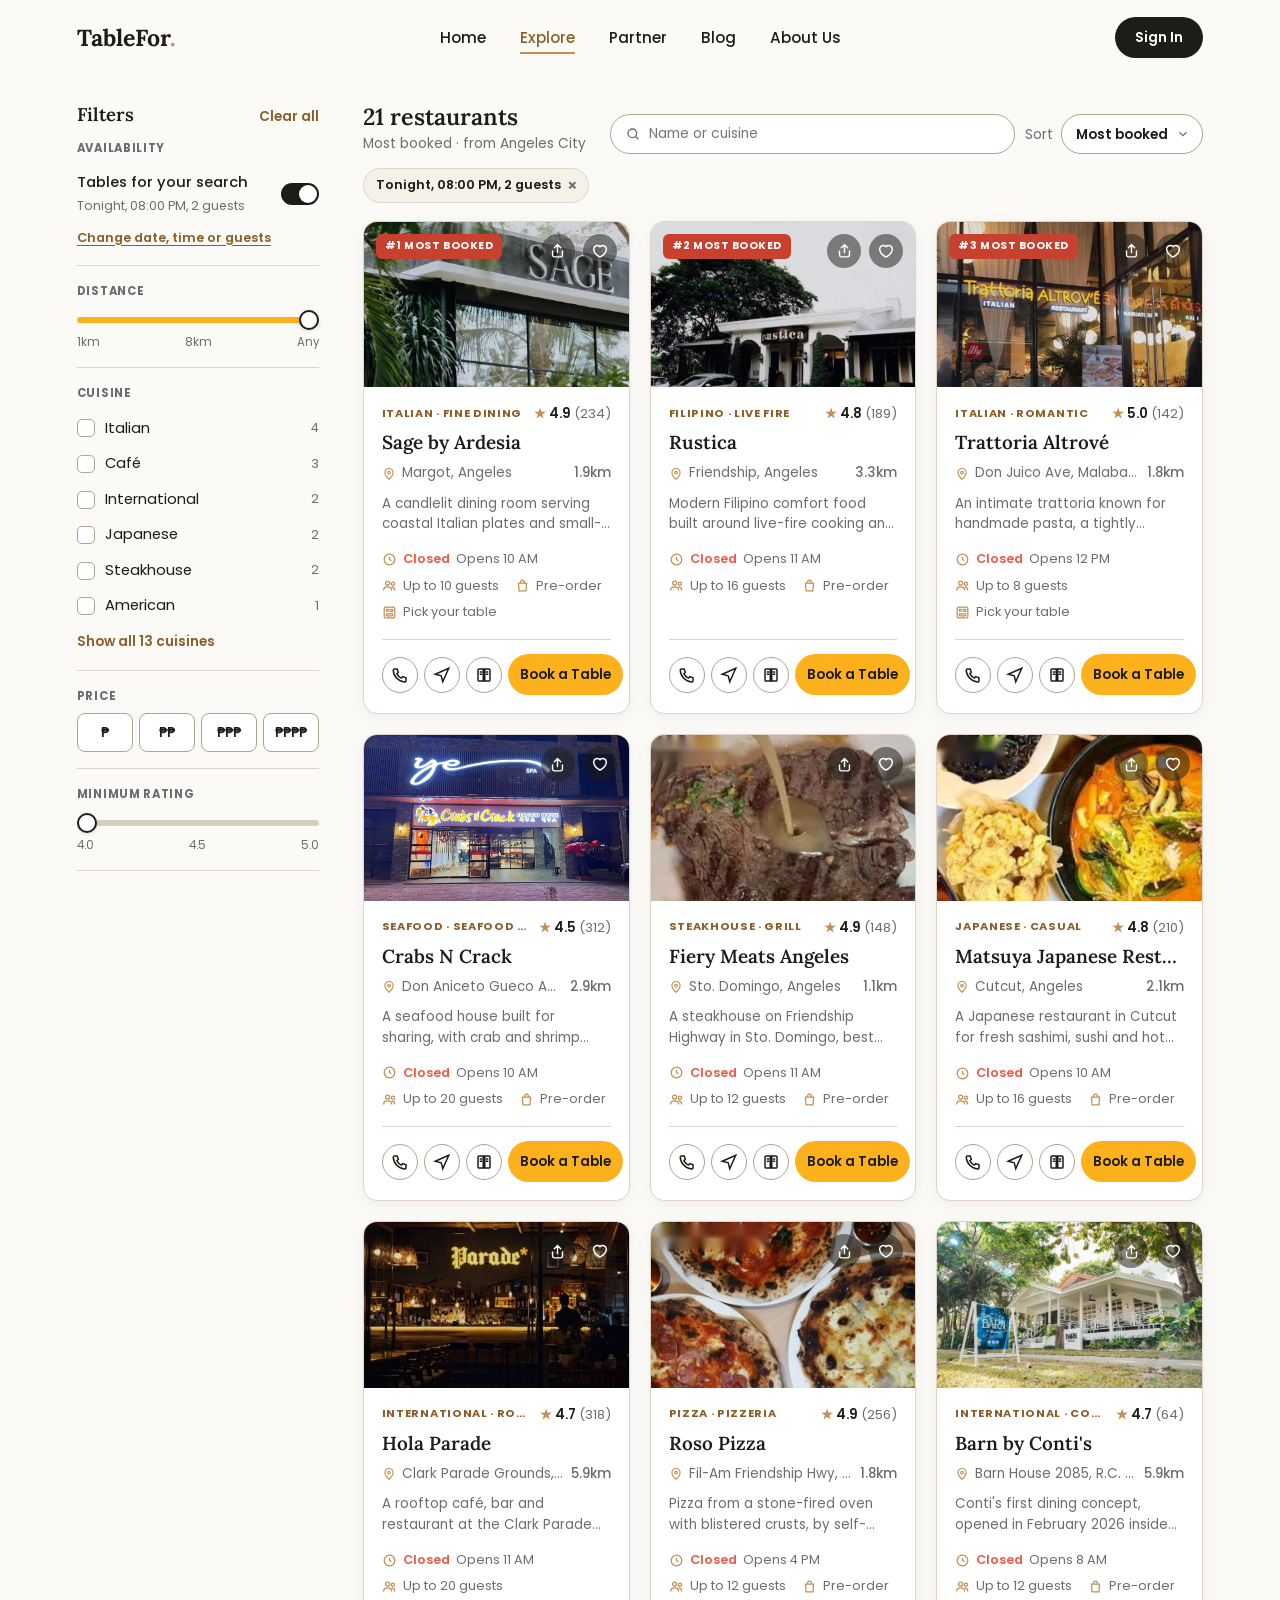
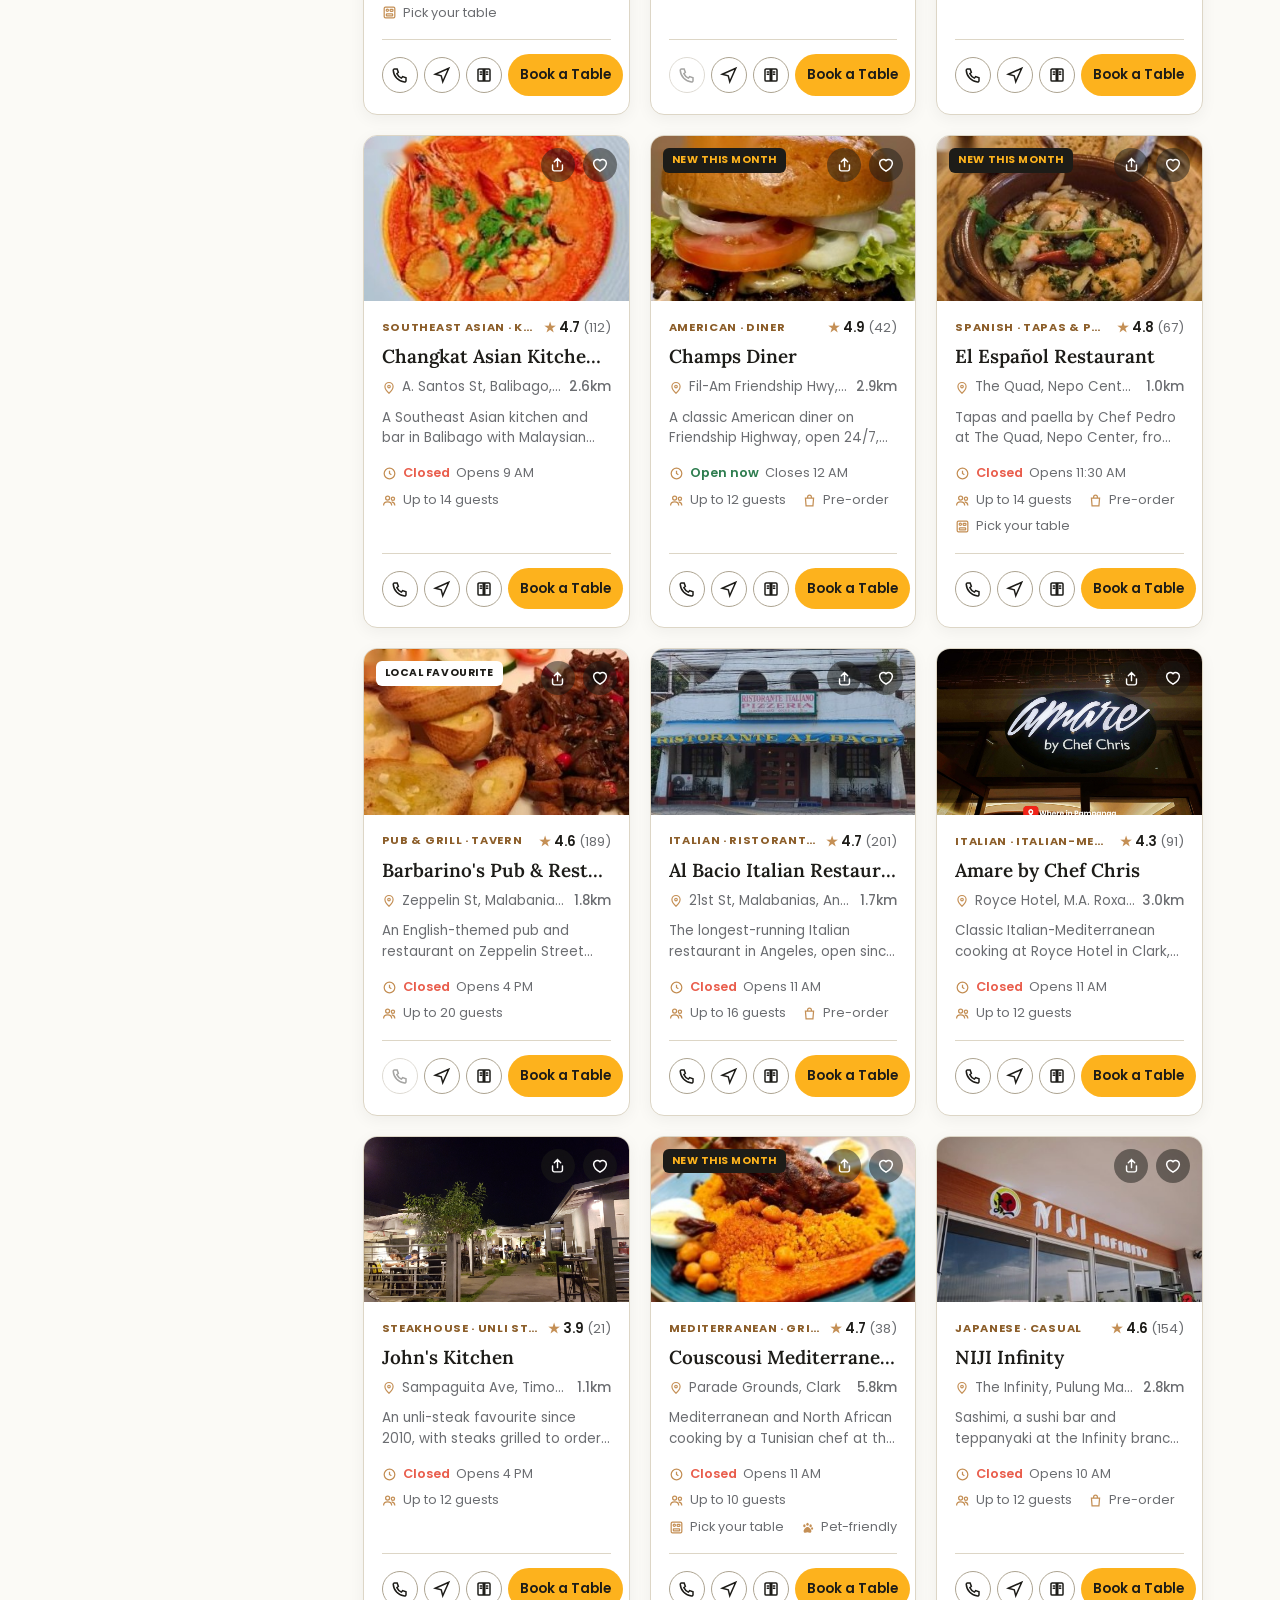
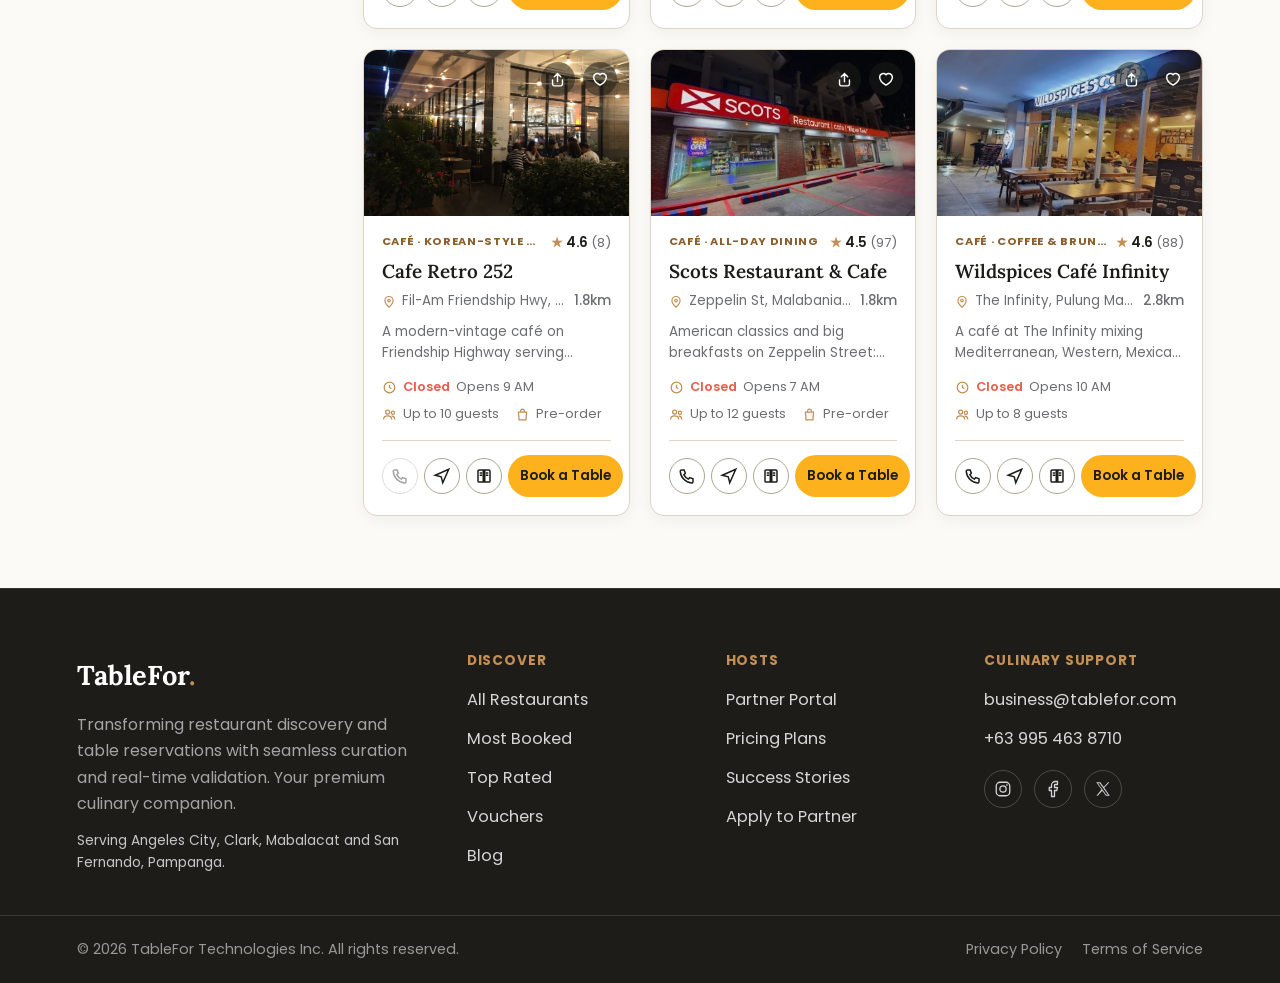
<file: explore.html>
<!DOCTYPE html>
<html lang="en">
<head>
<meta charset="UTF-8">
<meta name="viewport" content="width=device-width, initial-scale=1.0">
<title>TableFor</title>
<meta name="description" content="Browse every TableFor restaurant in Angeles City, Clark, Mabalacat and San Fernando. Filter by cuisine, price, discount, rating and availability, then book a confirmed table.">
<link rel="icon" href="data:,">
<script>document.documentElement.classList.add('js');</script>
<script src="sync.js?v=20261010c"></script>
<link href="https://fonts.googleapis.com/css2?family=Lora:ital,wght@0,500;0,600;0,700;1,500&family=Poppins:wght@400;500;600;700&display=swap" rel="stylesheet">
<link rel="stylesheet" href="styles.css?v=20261010c">
</head>
<body data-page="explore">

<a class="skip-link" href="#results">Skip to results</a>

<!-- ============ HEADER ============ -->
<header class="site-header" id="siteHeader">
  <div class="header-inner">
    <a href="index.html" class="logo" aria-label="TableFor home">TableFor<span class="logo-dot">.</span></a>

    <nav class="main-nav" id="mainNav" aria-label="Primary">
      <ul class="nav-list">
        <li><a href="index.html" class="nav-link">Home</a></li>
        <li><a href="explore.html" class="nav-link is-active" aria-current="page">Explore</a></li>
        <li><a href="partner.html" class="nav-link">Partner</a></li>
        <li><a href="blog.html" class="nav-link">Blog</a></li>
        <li><a href="about.html" class="nav-link">About Us</a></li>
      </ul>
    </nav>

    <div class="header-actions">
      <a href="#" class="btn btn-dark btn-sm">Sign In</a>
      <button class="nav-toggle" id="navToggle" aria-label="Open menu" aria-expanded="false" aria-controls="mainNav">
        <span></span><span></span><span></span>
      </button>
    </div>
  </div>
</header>

<main id="main">

  <!-- ============ FILTERS + RESULTS ============ -->
  <div class="x-layout">
    <h1 class="visually-hidden">Explore restaurants</h1>

    <!-- Upcoming bookings made on this device (filled by explore.js) -->
    <div class="x-bookings" id="upcomingBookings" hidden></div>

    <div class="x-sheet-backdrop" id="sheetBackdrop" hidden></div>

    <aside class="x-filters" id="filterPanel" aria-label="Filters">
      <div class="x-sheet-head">
        <h2>Filters</h2>
        <button type="button" class="x-sheet-close" id="closeFilters" aria-label="Close filters">&times;</button>
      </div>
      <div class="x-filters-head">
        <h2>Filters</h2>
        <button type="button" class="x-text-btn" id="sidebarClear">Clear all</button>
      </div>
      <div class="x-filter-body" id="filterBody"></div>
      <div class="x-sheet-foot">
        <button type="button" class="btn btn-outline-dark btn-sm" id="sheetClear">Clear all</button>
        <button type="button" class="btn btn-amber btn-sm" id="sheetShowResults">Show results</button>
      </div>
    </aside>

    <section class="x-results" id="results" aria-labelledby="resultsHeading" tabindex="-1">
      <div class="x-toolbar">
        <div class="x-toolbar-text">
          <h2 class="x-count" id="resultsHeading" aria-live="polite"></h2>
          <p class="x-context" id="resultsContext"></p>
        </div>
        <div class="x-toolbar-actions">
          <div class="x-keyword">
            <svg viewBox="0 0 24 24" fill="none" stroke="currentColor" stroke-width="2" aria-hidden="true"><circle cx="11" cy="11" r="6.5"/><path d="m20 20-4.2-4.2"/></svg>
            <label for="keywordInput" class="visually-hidden">Filter by restaurant name or cuisine</label>
            <input type="search" id="keywordInput" placeholder="Name or cuisine" autocomplete="off" enterkeyhint="search">
            <button type="button" class="x-keyword-clear" id="keywordClear" aria-label="Clear name or cuisine" hidden>&times;</button>
          </div>
          <button type="button" class="x-filter-btn" id="openFilters" aria-controls="filterPanel" aria-expanded="false">
            <svg viewBox="0 0 24 24" fill="none" stroke="currentColor" stroke-width="2" aria-hidden="true"><path d="M4 6h16M7 12h10M10 18h4"/></svg>
            Filters <span class="x-filter-badge" id="filterBadge" hidden></span>
          </button>
          <label class="x-sort">
            <span>Sort</span>
            <select id="sortSelect"></select>
          </label>
        </div>
      </div>

      <div class="x-pills" id="activePills" hidden></div>
      <div class="x-grid" id="resultsList"></div>
      <div class="x-empty" id="emptyState" role="status" hidden></div>
      <div class="x-toast" id="toast" role="status" aria-live="polite"></div>
    </section>
  </div>

  <!-- ============ BOOKING MODAL ============ -->
  <div class="modal-overlay" id="restaurantModalOverlay" hidden>
    <div class="restaurant-modal" role="dialog" aria-modal="true" aria-labelledby="modalRestName">
      <button type="button" class="modal-close" id="modalClose" aria-label="Close">&times;</button>

      <div class="modal-photo" id="modalPhoto"></div>

      <div class="modal-body">
        <form class="modal-view modal-booking-view" id="modalBookingView">
          <div class="modal-summary">
            <div class="restaurant-meta-row">
              <span class="tag" id="modalCuisine"></span>
              <span class="price" id="modalPrice"></span>
            </div>
            <h3 id="modalRestName"></h3>
            <p class="restaurant-loc">
              <span class="pin-icon" aria-hidden="true"><svg viewBox="0 0 24 24" fill="none" stroke="currentColor" stroke-width="2"><path d="M12 21s-7-6.1-7-11.5A7 7 0 0 1 19 9.5C19 14.9 12 21 12 21Z"/><circle cx="12" cy="9.5" r="2.2"/></svg></span>
              <span id="modalLoc"></span>
            </p>
            <p class="rating"><span class="stars" aria-hidden="true">&#9733;</span> <span id="modalRating"></span> <span class="reviews" id="modalReviews"></span></p>
            <p class="modal-desc" id="modalDesc"></p>
          </div>

          <div class="modal-grid">
            <div class="modal-field">
              <span id="modalDateLabel">Date</span>
              <input type="hidden" id="modalDate" name="date">
              <button type="button" class="modal-date-btn" id="modalDateBtn" aria-haspopup="dialog" aria-expanded="false" aria-controls="modalCal" aria-labelledby="modalDateLabel modalDateText">
                <span id="modalDateText"></span><svg viewBox="0 0 24 24" fill="none" stroke="currentColor" stroke-width="1.8" aria-hidden="true"><rect x="3.5" y="5" width="17" height="15.5" rx="2.5"/><path d="M8 3v4M16 3v4M3.5 10h17"/></svg>
              </button>
            </div>
            <div class="modal-field">
              <span id="modalTimeLabel">Time</span>
              <input type="hidden" id="modalTime" name="time">
              <button type="button" class="modal-date-btn" id="modalTimeBtn" aria-haspopup="listbox" aria-expanded="false" aria-controls="modalTimePanel" aria-labelledby="modalTimeLabel modalTimeText">
                <span id="modalTimeText"></span><svg viewBox="0 0 24 24" fill="none" stroke="currentColor" stroke-width="1.8" aria-hidden="true"><circle cx="12" cy="12" r="8.5"/><path d="M12 7.5V12l3 2"/></svg>
              </button>
            </div>
          </div>
          <div class="modal-cal modal-time-panel" id="modalTimePanel" hidden>
            <div class="time-head">
              <span id="modalTimeHead">Available times</span>
              <span class="time-note" id="modalTimeNote"></span>
            </div>
            <div class="time-grid" id="modalTimeGrid" role="listbox" aria-labelledby="modalTimeHead"></div>
          </div>
          <div class="modal-cal" id="modalCal" role="dialog" aria-label="Choose a date" hidden>
            <div class="date-quick" id="modalCalQuick" role="group" aria-label="Quick dates"></div>
            <div class="date-popover-header">
              <button type="button" class="cal-nav" id="modalCalPrev" aria-label="Previous month"><svg viewBox="0 0 24 24" fill="none" stroke="currentColor" stroke-width="2.2" aria-hidden="true"><path d="m15 6-6 6 6 6"/></svg></button>
              <span class="cal-month-label" id="modalCalMonth" aria-live="polite"></span>
              <button type="button" class="cal-nav" id="modalCalNext" aria-label="Next month"><svg viewBox="0 0 24 24" fill="none" stroke="currentColor" stroke-width="2.2" aria-hidden="true"><path d="m9 6 6 6-6 6"/></svg></button>
            </div>
            <div class="cal-weekdays" aria-hidden="true">
              <span>S</span><span>M</span><span>T</span><span>W</span><span>T</span><span>F</span><span>S</span>
            </div>
            <div class="cal-grid" id="modalCalGrid" role="group" aria-label="Calendar"></div>
            <p class="cal-legend">Greyed-out dates are closed or fully booked.</p>
          </div>
          <div class="modal-field">
            <label for="modalBookingGuests">Party size <em id="modalPartyRange"></em></label>
            <div class="party-input">
              <input type="text" id="modalBookingGuests" name="partySize" inputmode="numeric" autocomplete="off" placeholder="e.g. 2" required>
              <div class="party-steps">
                <button type="button" id="partyUp" aria-label="Add a guest"><svg viewBox="0 0 24 24" fill="none" stroke="currentColor" stroke-width="2.4" aria-hidden="true"><path d="m6 15 6-6 6 6"/></svg></button>
                <button type="button" id="partyDown" aria-label="Remove a guest"><svg viewBox="0 0 24 24" fill="none" stroke="currentColor" stroke-width="2.4" aria-hidden="true"><path d="m6 9 6 6 6-6"/></svg></button>
              </div>
            </div>
          </div>
          <p class="modal-note" id="modalAvailability" role="status" hidden></p>
          <div class="modal-extra" id="modalTableBlock" hidden>
            <div class="modal-extra-head">
              <div>
                <span class="modal-extra-label">Table <em>(optional)</em></span>
                <p class="modal-extra-value" id="modalTableValue">Any available table</p>
              </div>
              <button type="button" class="x-text-btn" id="modalTableToggle" aria-expanded="false" aria-controls="modalTablePanel">Choose on map</button>
            </div>
            <div class="table-panel" id="modalTablePanel" hidden>
              <div class="floor" id="modalFloor" role="group" aria-label="Floor plan"></div>
              <ul class="floor-legend">
                <li><span class="lg lg-free"></span>Available</li>
                <li><span class="lg lg-taken"></span>Taken</li>
                <li><span class="lg lg-nofit"></span>Not for your group size</li>
                <li><span class="lg lg-sel"></span>Your pick</li>
              </ul>
            </div>
          </div>
          <div class="modal-extra" id="modalPreorderBlock" hidden>
            <div class="modal-extra-head">
              <div>
                <span class="modal-extra-label">Pre-order <em>(optional)</em></span>
                <p class="modal-extra-value" id="modalPreorderValue">No dishes yet</p>
              </div>
              <button type="button" class="x-text-btn" id="modalPreorderEdit">Add from menu</button>
            </div>
          </div>


          <label class="modal-field">
            <span>Full name</span>
            <input type="text" id="modalBookingName2" name="fullName" placeholder="Juan Dela Cruz" autocomplete="name" required minlength="2">
          </label>
          <label class="modal-field">
            <span>Mobile number</span>
            <input type="tel" id="modalBookingPhone" name="mobile" placeholder="0917 123 4567" autocomplete="tel" inputmode="tel" required pattern="(\+63|0)9\d{2}\s?\d{3}\s?\d{4}" title="Use a PH mobile number, e.g. 0917 123 4567">
          </label>
          <div class="modal-grid">
            <label class="modal-field">
              <span>Occasion <em>(optional)</em></span>
              <select id="modalOccasion" name="occasion">
                <option value="">None</option>
                <optgroup label="Celebrations">
                  <option>Birthday</option>
                  <option>Anniversary</option>
                  <option>Engagement or proposal</option>
                  <option>Graduation</option>
                  <option>Promotion</option>
                  <option>Baby shower</option>
                  <option>Bridal shower</option>
                  <option>Despedida (farewell)</option>
                  <option>Welcome home</option>
                </optgroup>
                <optgroup label="Get-togethers">
                  <option>Date night</option>
                  <option>Family gathering</option>
                  <option>Reunion</option>
                  <option>Barkada night out</option>
                  <option>Holiday celebration</option>
                </optgroup>
                <optgroup label="Work">
                  <option>Business meal</option>
                  <option>Team lunch or dinner</option>
                  <option>Client meeting</option>
                </optgroup>
                <option>Other</option>
              </select>
            </label>
            <label class="modal-field">
              <span>Requests <em>(optional)</em></span>
              <input type="text" id="modalNotes" name="notes" maxlength="120" placeholder="Allergies, high chair…">
            </label>
          </div>

          <div class="modal-voucher">
            <label class="modal-field" for="modalVoucher">
              <span>Voucher code <em>(optional)</em></span>
            </label>
            <div class="voucher-row">
              <input type="text" id="modalVoucher" name="voucher" placeholder="e.g. PASTA10" autocomplete="off" autocapitalize="characters" spellcheck="false" maxlength="20" aria-describedby="voucherMsg">
              <button type="button" class="btn btn-outline-dark btn-sm" id="modalVoucherApply">Apply</button>
            </div>
            <div class="voucher-suggest" id="voucherSuggest" hidden></div>
            <p class="voucher-msg" id="voucherMsg" role="status"></p>
          </div>

          <p class="modal-fee">Pay online to reserve: the reservation tax and 20% of any pre-order. The ₱250-per-guest cancellation fee is only charged if you cancel late or don't show up. <a href="about.html#policies">Booking policies</a></p>
          <p class="modal-warning" id="modalWarning" role="alert" hidden></p>
          <button type="submit" class="btn btn-amber modal-confirm-btn">Confirm Reservation</button>
          <p class="modal-booking-note">Free cancellation up to 15 minutes before your booking.</p>
        </form>

        <div class="modal-view modal-menu-view" id="modalMenuView" hidden>
          <div class="menu-head">
            <p class="eyebrow"><span class="dot"></span>Menu</p>
            <h3 id="modalMenuName"></h3>
            <p class="menu-note" id="modalMenuNote"></p>
          </div>
          <div class="menu-list" id="modalMenuList"></div>
          <div class="menu-foot">
            <p class="menu-total" id="modalMenuTotal" aria-live="polite"></p>
            <button type="button" class="btn btn-amber" id="modalMenuDone">Continue to booking</button>
          </div>
        </div>

        <div class="modal-view modal-confirm-view" id="modalConfirmView" hidden>
          <div class="confirm-check" aria-hidden="true">&#10003;</div>
          <h3 id="modalConfirmTitle">Table reserved</h3>
          <p id="modalConfirmMsg">Your table at <strong id="modalConfirmName"></strong> is confirmed.</p>
          <dl class="confirm-details">
            <div><dt>When</dt><dd id="modalConfirmWhen"></dd></div>
            <div><dt>Party</dt><dd id="modalConfirmParty"></dd></div>
            <div><dt>Booking ref</dt><dd id="modalConfirmRef"></dd></div>
            <div id="modalConfirmVoucherRow" hidden><dt>Voucher</dt><dd id="modalConfirmVoucher"></dd></div>
            <div id="modalConfirmTableRow" hidden><dt>Table</dt><dd id="modalConfirmTable"></dd></div>
            <div id="modalConfirmPreorderRow" hidden><dt>Pre-order</dt><dd id="modalConfirmPreorder"></dd></div>
            <div id="modalConfirmOccasionRow" hidden><dt>Occasion</dt><dd id="modalConfirmOccasion"></dd></div>
          </dl>
          <div class="confirm-actions">
            <button type="button" class="btn btn-outline-dark btn-sm" id="modalCalendarBtn">Add to calendar</button>
            <a class="btn btn-outline-dark btn-sm" id="modalDirections" href="#" target="_blank" rel="noopener">Get directions</a>
          </div>
          <button type="button" class="btn btn-dark" id="modalDoneBtn">Done</button>
        </div>
      </div>
    </div>
  </div>

</main>

<!-- ============ FOOTER ============ -->
<footer class="site-footer">
  <div class="footer-top">
    <div class="footer-brand">
      <p class="logo footer-logo">TableFor<span class="logo-dot">.</span></p>
      <p>Transforming restaurant discovery and table reservations with seamless curation and real-time validation. Your premium culinary companion.</p>
      <p class="footer-area">Serving Angeles City, Clark, Mabalacat and San Fernando, Pampanga.</p>
    </div>

    <nav class="footer-col" aria-label="Discover">
      <h3>Discover</h3>
      <ul>
        <li><a href="explore.html">All Restaurants</a></li>
        <li><a href="explore.html?sort=trending">Most Booked</a></li>
        <li><a href="explore.html?sort=rating">Top Rated</a></li>
        <li><a href="index.html#vouchers">Vouchers</a></li>
        <li><a href="blog.html">Blog</a></li>
      </ul>
    </nav>

    <nav class="footer-col" aria-label="Hosts">
      <h3>Hosts</h3>
      <ul>
        <li><a href="partner.html#portal">Partner Portal</a></li>
        <li><a href="partner.html#pricing">Pricing Plans</a></li>
        <li><a href="partner.html#stories">Success Stories</a></li>
        <li><a href="partner.html#apply">Apply to Partner</a></li>
      </ul>
    </nav>

    <div class="footer-col">
      <h3>Culinary Support</h3>
      <ul>
        <li><a href="mailto:business@tablefor.com">business@tablefor.com</a></li>
        <li><a href="tel:+639954638710">+63 995 463 8710</a></li>
      </ul>
      <div class="social-row">
        <a href="#" aria-label="TableFor on Instagram">
          <svg viewBox="0 0 24 24" fill="none" stroke="currentColor" stroke-width="1.7"><rect x="3" y="3" width="18" height="18" rx="5"/><circle cx="12" cy="12" r="4.2"/><circle cx="17.2" cy="6.8" r="1.1" fill="currentColor" stroke="none"/></svg>
        </a>
        <a href="#" aria-label="TableFor on Facebook">
          <svg viewBox="0 0 24 24" fill="none" stroke="currentColor" stroke-width="1.7" stroke-linecap="round" stroke-linejoin="round"><path d="M18 2h-3a5 5 0 0 0-5 5v3H7v4h3v8h4v-8h3l1-4h-4V7a1 1 0 0 1 1-1h3z"/></svg>
        </a>
        <a href="#" aria-label="TableFor on X (formerly Twitter)">
          <svg viewBox="0 0 24 24" fill="currentColor"><path d="M13.7 10.4 20.4 3h-1.6l-5.8 6.4L8.4 3H3l7 9.7L3.3 21h1.6l6.1-6.8L15.9 21H21l-7.3-10.6ZM11.5 13.1l-.7-1L5.2 4.2h2.4l4.5 6.3.7 1 5.9 8.3h-2.4l-4.8-6.7Z"/></svg>
        </a>
      </div>
    </div>
  </div>

  <div class="footer-bottom">
    <p>&copy; 2026 TableFor Technologies Inc. All rights reserved.</p>
    <div class="footer-legal">
      <a href="#">Privacy Policy</a>
      <a href="#">Terms of Service</a>
    </div>
  </div>
</footer>

<script src="restaurants.js?v=20261010c"></script>
<script src="store.js?v=20261010c"></script>
<script src="script.js?v=20261010c"></script>
<script src="explore.js?v=20261010c"></script>
</body>
</html>
</file>
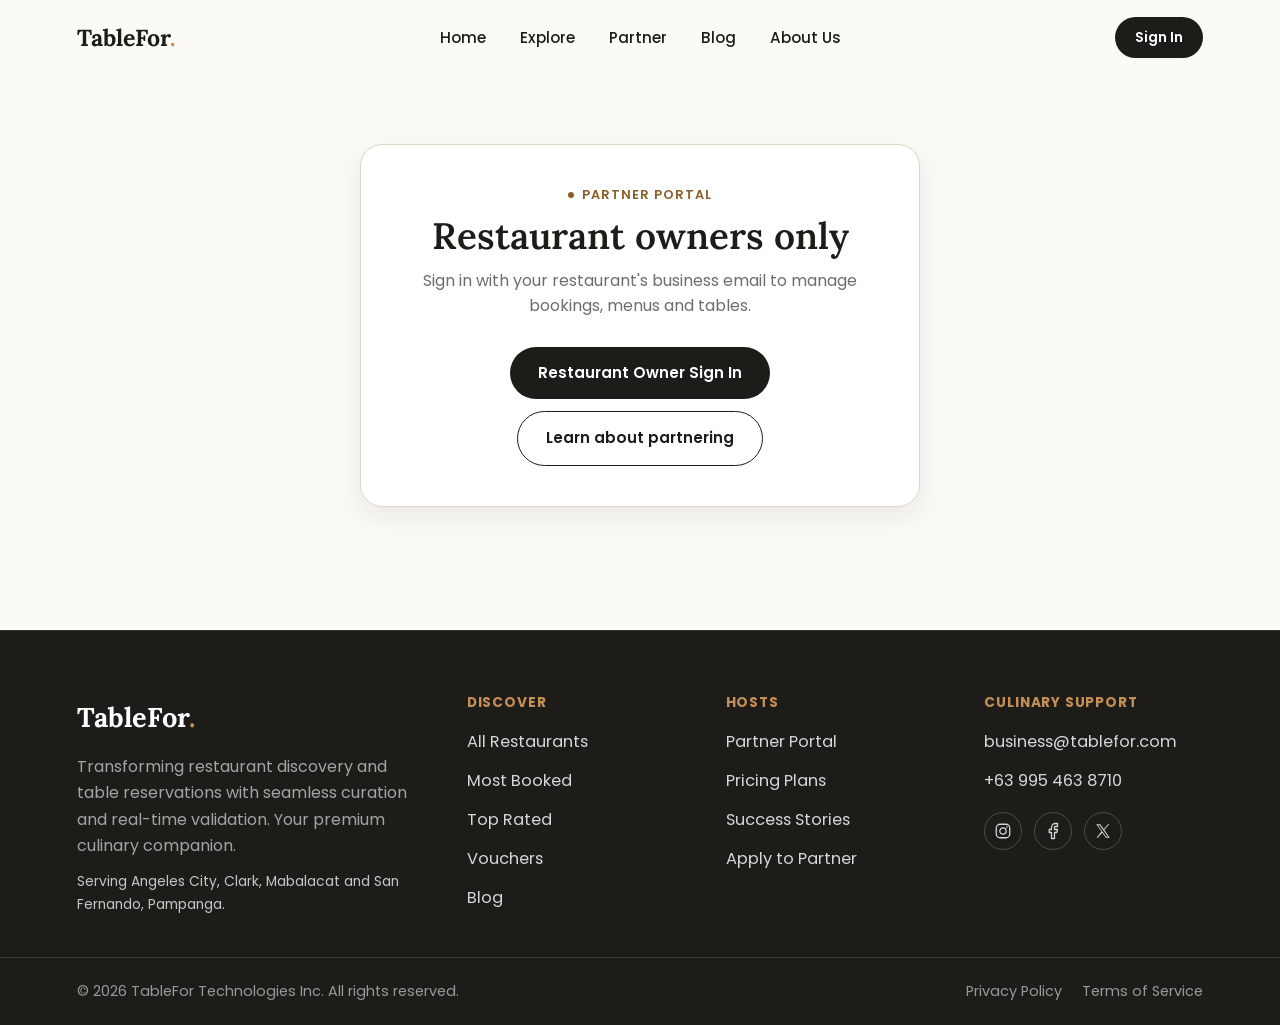
<file: owner.html>
<!DOCTYPE html>
<html lang="en">
<head>
<meta charset="UTF-8">
<meta name="viewport" content="width=device-width, initial-scale=1.0">
<title>TableFor</title>
<meta name="description" content="TableFor Partner Portal for restaurant owners.">
<link rel="icon" href="data:,">
<script>document.documentElement.classList.add('js');</script>
<script src="sync.js?v=20261010c"></script>
<link href="https://fonts.googleapis.com/css2?family=Lora:ital,wght@0,500;0,600;0,700;1,500&family=Poppins:wght@400;500;600;700&display=swap" rel="stylesheet">
<link rel="stylesheet" href="styles.css?v=20261010c">
</head>
<body data-page="owner">

<a class="skip-link" href="#main">Skip to content</a>

<!-- ============ HEADER ============ -->
<header class="site-header" id="siteHeader">
  <div class="header-inner">
    <a href="index.html" class="logo" aria-label="TableFor home">TableFor<span class="logo-dot">.</span></a>

    <nav class="main-nav" id="mainNav" aria-label="Primary">
      <ul class="nav-list">
        <li><a href="index.html" class="nav-link">Home</a></li>
        <li><a href="explore.html" class="nav-link">Explore</a></li>
        <li><a href="partner.html" class="nav-link">Partner</a></li>
        <li><a href="blog.html" class="nav-link">Blog</a></li>
        <li><a href="about.html" class="nav-link">About Us</a></li>
      </ul>
    </nav>

    <div class="header-actions">
      <a href="#" class="btn btn-dark btn-sm">Sign In</a>
      <button class="nav-toggle" id="navToggle" aria-label="Open menu" aria-expanded="false" aria-controls="mainNav">
        <span></span><span></span><span></span>
      </button>
    </div>
  </div>
</header>

<main id="main" class="op-main">

  <!-- Shown when nobody (or a diner) is signed in -->
  <section class="op-locked" data-owner="locked">
    <div class="op-locked-card">
      <p class="eyebrow"><span class="dot"></span>Partner Portal</p>
      <h1>Restaurant owners only</h1>
      <p>Sign in with your restaurant's business email to manage bookings, menus and tables.</p>
      <div class="about-actions">
        <button type="button" class="btn btn-dark" data-open-auth="owner">Restaurant Owner Sign In</button>
        <a href="partner.html" class="btn btn-outline-dark">Learn about partnering</a>
      </div>
    </div>
  </section>

  <!-- The Partner Portal (built by owner.js) -->
  <div class="op-app" data-owner="app" hidden>
    <aside class="op-side" aria-label="Partner Portal">
      <div class="op-venue" id="opVenue"></div>
      <nav class="op-nav" aria-label="Portal sections">
        <button type="button" class="op-nav-item" data-view="dashboard">Dashboard</button>
        <button type="button" class="op-nav-item" data-view="reservations">Reservations <span class="op-badge" id="opPendingBadge" hidden></span></button>
        <button type="button" class="op-nav-item" data-view="floor">Floor plan</button>
        <button type="button" class="op-nav-item" data-view="menu">Menu and pre-orders</button>
        <button type="button" class="op-nav-item" data-view="vouchers">Vouchers</button>
        <button type="button" class="op-nav-item" data-view="profile">Profile and hours</button>
        <button type="button" class="op-nav-item" data-view="settings">Booking settings</button>
      </nav>
      <div class="op-side-foot">
        <a class="op-side-link" id="opPublicLink" href="explore.html">View your public listing</a>
        <button type="button" class="op-side-link" data-op="signout">Sign out</button>
      </div>
    </aside>

    <section class="op-content" id="opContent" aria-live="polite"></section>
  </div>

  <!-- Side panel for reservation details and new reservations -->
  <div class="op-drawer-backdrop" id="opDrawerBackdrop" hidden></div>
  <aside class="op-drawer" id="opDrawer" role="dialog" aria-modal="true" aria-labelledby="opDrawerTitle" hidden>
    <div class="op-drawer-head">
      <h2 id="opDrawerTitle"></h2>
      <button type="button" class="auth-close" data-op="close-drawer" aria-label="Close"><svg viewBox="0 0 24 24" fill="none" stroke="currentColor" stroke-width="2.2" aria-hidden="true"><path d="M6 6l12 12M18 6 6 18"/></svg></button>
    </div>
    <div class="op-drawer-body" id="opDrawerBody"></div>
  </aside>

</main>

<!-- ============ FOOTER ============ -->
<footer class="site-footer">
  <div class="footer-top">
    <div class="footer-brand">
      <p class="logo footer-logo">TableFor<span class="logo-dot">.</span></p>
      <p>Transforming restaurant discovery and table reservations with seamless curation and real-time validation. Your premium culinary companion.</p>
      <p class="footer-area">Serving Angeles City, Clark, Mabalacat and San Fernando, Pampanga.</p>
    </div>

    <nav class="footer-col" aria-label="Discover">
      <h3>Discover</h3>
      <ul>
        <li><a href="explore.html">All Restaurants</a></li>
        <li><a href="explore.html?sort=trending">Most Booked</a></li>
        <li><a href="explore.html?sort=rating">Top Rated</a></li>
        <li><a href="index.html#vouchers">Vouchers</a></li>
        <li><a href="blog.html">Blog</a></li>
      </ul>
    </nav>

    <nav class="footer-col" aria-label="Hosts">
      <h3>Hosts</h3>
      <ul>
        <li><a href="partner.html#portal">Partner Portal</a></li>
        <li><a href="partner.html#pricing">Pricing Plans</a></li>
        <li><a href="partner.html#stories">Success Stories</a></li>
        <li><a href="partner.html#apply">Apply to Partner</a></li>
      </ul>
    </nav>

    <div class="footer-col">
      <h3>Culinary Support</h3>
      <ul>
        <li><a href="mailto:business@tablefor.com">business@tablefor.com</a></li>
        <li><a href="tel:+639954638710">+63 995 463 8710</a></li>
      </ul>
      <div class="social-row">
        <a href="#" aria-label="TableFor on Instagram">
          <svg viewBox="0 0 24 24" fill="none" stroke="currentColor" stroke-width="1.7"><rect x="3" y="3" width="18" height="18" rx="5"/><circle cx="12" cy="12" r="4.2"/><circle cx="17.2" cy="6.8" r="1.1" fill="currentColor" stroke="none"/></svg>
        </a>
        <a href="#" aria-label="TableFor on Facebook">
          <svg viewBox="0 0 24 24" fill="none" stroke="currentColor" stroke-width="1.7" stroke-linecap="round" stroke-linejoin="round"><path d="M18 2h-3a5 5 0 0 0-5 5v3H7v4h3v8h4v-8h3l1-4h-4V7a1 1 0 0 1 1-1h3z"/></svg>
        </a>
        <a href="#" aria-label="TableFor on X (formerly Twitter)">
          <svg viewBox="0 0 24 24" fill="currentColor"><path d="M13.7 10.4 20.4 3h-1.6l-5.8 6.4L8.4 3H3l7 9.7L3.3 21h1.6l6.1-6.8L15.9 21H21l-7.3-10.6ZM11.5 13.1l-.7-1L5.2 4.2h2.4l4.5 6.3.7 1 5.9 8.3h-2.4l-4.8-6.7Z"/></svg>
        </a>
      </div>
    </div>
  </div>

  <div class="footer-bottom">
    <p>&copy; 2026 TableFor Technologies Inc. All rights reserved.</p>
    <div class="footer-legal">
      <a href="#">Privacy Policy</a>
      <a href="#">Terms of Service</a>
    </div>
  </div>
</footer>

<script src="restaurants.js?v=20261010c"></script>
<script src="store.js?v=20261010c"></script>
<script src="script.js?v=20261010c"></script>
<script src="owner.js?v=20261010c"></script>
</body>
</html>
</file>
<file: styles.css>
/* ============================================================
   TableFor — Landing Page Styles
   Mobile-first. Breakpoints: 560 / 860 / 1120 / 1440
   ============================================================ */

:root {
  /* Palette — sampled from the TableFor brand mockup */
  --cream: #FBFAF6;
  --paper: #F4F1E8;
  --ink: #1D1C18;
  --ink-soft: #2A2822;
  --gold: #C48F55;
  --gold-text: #8C5E2A;
  --gold-large: #A9733A;    /* gold for big numerals (3:1 for large text) */ /* gold for small text on light backgrounds (WCAG AA 4.5:1) */
  --amber: #FDB21D;
  --coral: #E95D4C;
  --text-muted: #6B6D71;
  --green-text: #2E7D4F;
  --rule: #DDD6C6;          /* card edges and dividers */
  --line-control: #ADA491;  /* edges of fields, chips and round buttons */
  --white: #FFFFFF;

  --font-serif: 'Lora', Georgia, serif;
  --font-sans: 'Poppins', 'Segoe UI', sans-serif;

  --header-h: 76px;
  --radius-sm: 8px;
  --radius-md: 14px;
  --radius-lg: 22px;
  --shadow-card: 0 10px 30px rgba(29, 28, 24, 0.08);
  --shadow-lift: 0 20px 44px rgba(29, 28, 24, 0.16);
  --ease: cubic-bezier(.4,0,.2,1);
}

/* ---------- Reset ---------- */
* { box-sizing: border-box; }
html { scroll-behavior: smooth; scroll-padding-top: calc(var(--header-h) + 12px); }
body, h1, h2, h3, p, ul, blockquote, figure { margin: 0; }
ul { padding: 0; list-style: none; }
img { max-width: 100%; height: auto; display: block; }
a { color: inherit; text-decoration: none; }
button { font: inherit; color: inherit; border: none; background: none; padding: 0; cursor: pointer; }
input, select, textarea { font: inherit; }

body {
  font-family: var(--font-sans);
  color: var(--ink);
  background: var(--cream);
  line-height: 1.6;
  -webkit-font-smoothing: antialiased;
}

h1, h2, h3 { font-family: var(--font-serif); font-weight: 600; line-height: 1.15; }

@media (prefers-reduced-motion: reduce) {
  html { scroll-behavior: auto; }
  * { animation-duration: 0.001ms !important; transition-duration: 0.001ms !important; }
}

.skip-link {
  position: absolute; left: -999px; top: 0;
  background: var(--ink); color: var(--white); padding: 12px 20px;
  z-index: 2000; border-radius: 0 0 8px 0;
}
.skip-link:focus { left: 0; }

/* ---------- Shared bits ---------- */
.eyebrow {
  display: flex; align-items: center; gap: 8px;
  font-size: 0.8rem; font-weight: 600; letter-spacing: 0.08em; text-transform: uppercase;
  color: var(--gold-text); margin-bottom: 10px;
}
.eyebrow.center, .hero .eyebrow { justify-content: center; text-align: center; }
/* When a centred eyebrow wraps, keep the dot attached to the first word */
.eyebrow.center, .hero .eyebrow { display: block; }
.eyebrow.center .dot, .hero .eyebrow .dot { display: inline-block; vertical-align: middle; margin: -2px 8px 0 0; }
.eyebrow-light { color: var(--amber); }
.eyebrow .dot { width: 6px; height: 6px; border-radius: 50%; background: currentColor; flex: none; }

h2 { font-size: clamp(1.7rem, 4vw, 2.4rem); }
.center { text-align: center; margin-left: auto; margin-right: auto; max-width: 640px; }

.btn {
  display: inline-flex; align-items: center; justify-content: center; gap: 8px;
  padding: 14px 28px; border-radius: 999px;
  font-weight: 600; font-size: 0.95rem; white-space: nowrap;
  transition: transform 0.2s var(--ease), box-shadow 0.2s var(--ease), background 0.2s var(--ease);
}
.btn:active { transform: scale(0.98); }
.btn:disabled { cursor: default; opacity: 0.85; }
.btn:focus-visible { outline: 2px solid var(--gold); outline-offset: 2px; }
.btn-sm { padding: 10px 20px; font-size: 0.85rem; }
.btn-amber { background: var(--amber); color: var(--ink); }
.btn-amber:hover { background: #F4A70E; }
.btn-dark { background: var(--ink); color: var(--white); }
.btn-dark:hover { background: var(--ink-soft); }
.btn-outline-light { border: 1.5px solid rgba(255,255,255,0.55); color: var(--white); }
.btn-outline-light:hover { background: rgba(255,255,255,0.08); }
.btn-outline-dark { border: 1.5px solid var(--ink); color: var(--ink); }
.btn-outline-dark:hover { background: var(--ink); color: var(--white); }

.link-arrow {
  font-weight: 600; color: var(--gold-text); font-size: 0.92rem;
  display: inline-flex; align-items: center; gap: 6px; flex: none;
  transition: gap 0.2s var(--ease);
}
.link-arrow:hover { gap: 10px; }

.section { padding: 72px 6vw; max-width: 1360px; margin: 0 auto; }
.section-alt { background: var(--paper); max-width: none; padding-left: 6vw; padding-right: 6vw; }
.section-alt > * { max-width: 1360px; margin-left: auto; margin-right: auto; }

.section-head {
  display: flex; align-items: flex-end; justify-content: space-between; gap: 24px;
  margin-bottom: 40px; flex-wrap: wrap;
}

/* Scroll-reveal (progressively enhanced — content is visible without JS) */
.js .reveal { opacity: 0; transform: translateY(18px); transition: opacity 0.6s var(--ease), transform 0.6s var(--ease); }
.js .reveal.is-visible { opacity: 1; transform: none; }

/* ============================================================
   HEADER
   ============================================================ */
.site-header {
  position: fixed; top: 0; left: 0; right: 0; z-index: 1000;
  height: var(--header-h);
  border-bottom: 1px solid transparent;
  transition: background 0.3s var(--ease), border-color 0.3s var(--ease), height 0.3s var(--ease);
}
.site-header::before {
  content: ''; position: absolute; inset: 0; z-index: -1;
  background: var(--cream); /* solid, so dark heroes and photos can't tint it */
}
body.nav-open, body.modal-open { overflow: hidden; }
.site-header.is-scrolled { border-bottom-color: var(--rule); box-shadow: 0 2px 20px rgba(29,28,24,0.05); }

.header-inner {
  max-width: 1360px; margin: 0 auto; height: 100%;
  padding: 0 6vw;
  display: flex; align-items: center; justify-content: space-between; gap: 24px;
}

.logo {
  font-family: var(--font-serif); font-weight: 700; font-size: 1.45rem; color: var(--ink);
  flex: none;
}
.logo-dot { color: var(--gold); }

.main-nav { flex: 1; }
.nav-list { display: flex; gap: 34px; justify-content: center; }
.nav-link {
  font-size: 0.95rem; font-weight: 500; color: var(--ink); position: relative; padding: 6px 0;
}
.nav-link::after {
  content: ''; position: absolute; left: 0; right: 100%; bottom: 0; height: 2px;
  background: var(--gold); transition: right 0.25s var(--ease);
}
.nav-link:hover::after, .nav-link.is-active::after { right: 0; }
.nav-link.is-active { color: var(--gold-text); }

.header-actions { display: flex; align-items: center; gap: 18px; flex: none; }

.nav-toggle {
  display: none; flex-direction: column; justify-content: center; gap: 5px;
  width: 30px; height: 30px; flex: none; padding: 0 5px;
}
.nav-toggle span { width: 100%; height: 2px; background: var(--ink); border-radius: 2px; transition: transform 0.25s var(--ease), opacity 0.25s var(--ease); }
.nav-toggle[aria-expanded="true"] span:nth-child(1) { transform: translateY(7px) rotate(45deg); }
.nav-toggle[aria-expanded="true"] span:nth-child(2) { opacity: 0; }
.nav-toggle[aria-expanded="true"] span:nth-child(3) { transform: translateY(-7px) rotate(-45deg); }

/* ============================================================
   HERO
   ============================================================ */
.hero {
  position: relative;
  min-height: 100vh;
  min-height: 100svh;
  display: flex; align-items: center; justify-content: center;
  padding: calc(var(--header-h) + 40px) 6vw 90px;
  isolation: isolate;
  z-index: 2; /* keeps the search dropdowns above the sections below */
}
.hero-media {
  position: absolute; inset: 0; z-index: -2;
  background-image: url('https://images.pexels.com/photos/11794317/pexels-photo-11794317.jpeg');
  background-size: cover; background-position: center 60%;
}
.hero-scrim {
  position: absolute; inset: 0; z-index: -1;
  background:
    linear-gradient(180deg, rgba(20,17,12,0.55) 0%, rgba(20,17,12,0.72) 55%, rgba(20,17,12,0.9) 100%);
}
.hero-inner { max-width: 860px; text-align: center; color: var(--white); }

.hero-title {
  font-size: clamp(2.1rem, 6vw, 3.6rem);
  margin: 14px 0 20px;
  text-wrap: balance;
}
.hero-title em { font-style: normal; color: var(--amber); }

.hero-sub {
  font-size: clamp(1rem, 2vw, 1.15rem);
  color: rgba(255,255,255,0.86);
  max-width: 640px; margin: 0 auto 36px;
}

/* Search card */
.search-card {
  background: var(--white);
  border-radius: var(--radius-lg);
  box-shadow: var(--shadow-lift);
  padding: 8px;
  /* Columns are sized by the bar, never by what's typed in them — dividers stay put */
  display: grid; grid-template-columns: minmax(0, 1fr); align-items: stretch;
  text-align: left;
  color: var(--ink);
  position: relative;
}
.search-field {
  display: flex; align-items: center; gap: 12px;
  padding: 10px 16px; min-width: 0;
  position: relative;
  border-radius: var(--radius-md);
  transition: background 0.2s var(--ease);
}
.search-field-loc, .search-field-date { cursor: pointer; }
.search-field-loc.is-open, .search-field-date.is-open { background: var(--cream); }
/* Keyboard focus: same highlight as an open field, plus a ring */
.search-field:has(input:focus-visible) { background: var(--cream); box-shadow: inset 0 0 0 2px rgba(196, 143, 85, 0.45); }
@media (hover: hover) {
  .search-field-loc:hover, .search-field-date:hover { background: var(--cream); }
}
.search-field-loc.has-error label { color: var(--coral); }
.search-field-loc.has-error { box-shadow: inset 0 0 0 1.5px var(--coral); }
.search-icon { flex: none; color: var(--gold); width: 20px; height: 20px; }
.search-icon svg { width: 100%; height: 100%; display: block; }
.search-field label {
  display: block; font-size: 0.68rem; font-weight: 600; letter-spacing: 0.06em;
  text-transform: uppercase; color: var(--text-muted); margin-bottom: 2px;
}
.search-field input {
  border: none; width: 100%; font-size: 0.95rem; font-weight: 500; color: var(--ink);
  background: transparent; overflow: hidden; text-overflow: ellipsis;
}
.search-field input:focus { outline: none; }
.field-input-wrap { position: relative; flex: 1; min-width: 0; }
.search-field-date input { cursor: pointer; }
.search-field-loc input { cursor: text; }
.search-divider { height: 1px; background: var(--rule); margin: 0 16px; }

#loc { padding-right: 46px; }
.loc-field-icons {
  position: absolute; top: 50%; right: 0; transform: translateY(-50%);
  display: flex; align-items: center; gap: 9px;
}
.loc-clear {
  width: 16px; height: 16px; color: var(--text-muted); display: none; flex: none;
}
.loc-clear.is-visible { display: inline-flex; }
/* Clear (×) only while the list is open — like the Grab/Maps search field */
.search-field-loc:not(.is-open) .loc-clear { display: none; }
.search-field-loc:not(.is-open) #loc { padding-right: 24px; }
.loc-clear:hover { color: var(--ink); }
.loc-clear svg { width: 100%; height: 100%; }
.loc-chevron {
  width: 16px; height: 16px; color: var(--text-muted); flex: none;
  transition: transform 0.2s var(--ease), color 0.2s var(--ease);
}
.loc-chevron svg { width: 100%; height: 100%; }
.search-field-loc.is-open .loc-chevron { transform: rotate(180deg); color: var(--gold); }

/* ---------- City / barangay dropdown ---------- */
.loc-dropdown {
  position: absolute; top: calc(100% + 10px); left: 0; width: 300px;
  background: var(--white); border-radius: var(--radius-sm); box-shadow: var(--shadow-lift);
  display: none; z-index: 40;
}
.loc-dropdown.is-open { display: block; }
.loc-dropdown-inner { padding: 8px; max-height: 320px; overflow-y: auto; }

.loc-group + .loc-group { margin-top: 4px; }
.loc-group-label {
  padding: 10px 10px 6px; font-size: 0.7rem; font-weight: 700; letter-spacing: 0.06em;
  text-transform: uppercase; color: var(--gold-text);
}
.loc-row {
  width: 100%; padding: 9px 10px; border-radius: 8px; cursor: pointer;
  display: flex; align-items: center; justify-content: space-between; gap: 14px;
  font-size: 0.9rem; font-weight: 500; color: var(--ink); text-align: left;
}
.loc-row:hover:not(:disabled), .loc-row.is-active { background: var(--paper); }
.loc-row:disabled { opacity: 0.45; cursor: not-allowed; }
.loc-row .loc-name { min-width: 0; display: flex; align-items: center; gap: 8px; }
.loc-row .loc-name mark { background: none; color: var(--gold-text); font-weight: 700; }
.loc-row .loc-dist {
  flex: none; font-size: 0.8rem; font-weight: 600; color: var(--text-muted);
  font-variant-numeric: tabular-nums;
}
.loc-row .loc-sub { color: var(--text-muted); font-weight: 400; font-size: 0.82rem; }
.loc-row.loc-row-current { color: var(--gold-text); font-weight: 600; }
.loc-row .loc-row-icon { width: 15px; height: 15px; flex: none; opacity: 0.85; }
.loc-row .loc-row-icon svg { width: 100%; height: 100%; }

.loc-error {
  padding: 9px 10px; margin-bottom: 4px; border-radius: 8px;
  background: #FCEBE8; color: #B8392A; font-size: 0.8rem; font-weight: 600;
}
.loc-empty { padding: 16px 12px; font-size: 0.85rem; color: var(--text-muted); text-align: center; }

.loc-geo-note {
  display: flex; align-items: center; justify-content: space-between; gap: 10px;
  padding: 9px 10px; margin-bottom: 4px; border-radius: 8px;
  background: var(--paper); font-size: 0.78rem; color: var(--text-muted);
}
.loc-geo-note button {
  flex: none; font-weight: 700; color: var(--gold-text); font-size: 0.78rem;
}
.loc-geo-note button:hover { color: var(--ink); }

/* ---------- Date / time dropdown ---------- */
#dt { padding-right: 24px; cursor: pointer; user-select: none; -webkit-user-select: none; }
/* Click-only fields (pickers, applied voucher, copy-only link): no typing caret */
input[readonly] { caret-color: transparent; }
.dt-input-wrap { position: relative; display: block; }
.dt-chevron {
  position: absolute; top: 50%; right: 0; transform: translateY(-50%);
  width: 16px; height: 16px; color: var(--text-muted); pointer-events: none;
  transition: transform 0.2s var(--ease), color 0.2s var(--ease);
}
.dt-chevron svg { width: 100%; height: 100%; display: block; }
.search-field-date.is-open .dt-chevron { transform: translateY(-50%) rotate(180deg); color: var(--gold); }

.date-popover {
  position: absolute; top: calc(100% + 10px); left: 0; width: 320px;
  background: var(--white); border-radius: var(--radius-md); box-shadow: var(--shadow-lift);
  padding: 16px; display: none; z-index: 40;
}
.date-popover.is-open { display: block; }

.date-quick { display: flex; gap: 6px; margin-bottom: 14px; }
.date-chip {
  flex: 1 1 0; min-width: 0; padding: 7px 6px; border-radius: 999px;
  border: 1px solid var(--line-control); font-size: 0.78rem; font-weight: 600; color: var(--ink);
  white-space: nowrap; overflow: hidden; text-overflow: ellipsis;
  transition: background 0.2s var(--ease), border-color 0.2s var(--ease), color 0.2s var(--ease);
}
.date-chip:hover:not(:disabled) { background: var(--paper); border-color: var(--gold); }
.date-chip.is-active, .date-chip.is-active:hover { background: var(--ink); border-color: var(--ink); color: var(--white); }
.date-chip:disabled { color: var(--rule); cursor: not-allowed; }

.date-popover-header { display: flex; align-items: center; justify-content: space-between; margin-bottom: 10px; }
.cal-month-label { font-family: var(--font-serif); font-weight: 600; font-size: 1rem; }
.cal-nav {
  width: 28px; height: 28px; border-radius: 50%; border: 1px solid var(--line-control);
  display: inline-flex; align-items: center; justify-content: center; color: var(--ink);
}
.cal-nav svg { width: 14px; height: 14px; }
.cal-nav:hover:not(:disabled) { background: var(--paper); border-color: var(--gold); }
.cal-nav:disabled { opacity: 0.35; cursor: default; }
.cal-weekdays {
  display: grid; grid-template-columns: repeat(7, 1fr); text-align: center;
  font-size: 0.7rem; font-weight: 700; color: var(--text-muted); margin-bottom: 4px;
}
.cal-grid { display: grid; grid-template-columns: repeat(7, 1fr); gap: 2px; margin-bottom: 14px; }
.cal-day {
  height: 36px; display: flex; align-items: center; justify-content: center;
  border-radius: 50%; font-size: 0.85rem; font-weight: 500; color: var(--ink);
  font-variant-numeric: tabular-nums;
}
.cal-day:not(.is-disabled):not(.is-empty):hover { background: var(--paper); }
.cal-day.is-disabled { color: var(--rule); pointer-events: none; }
.cal-day.is-empty { pointer-events: none; }
.cal-day.is-selected { background: var(--amber); color: var(--ink); font-weight: 700; }
.cal-day.is-today:not(.is-selected) { box-shadow: inset 0 0 0 1.5px var(--gold); }
.cal-day.is-today.is-disabled { box-shadow: none; }
.cal-day:focus-visible, .time-slot:focus-visible, .date-chip:focus-visible, .cal-nav:focus-visible {
  outline: 2px solid var(--gold); outline-offset: 1px;
}

.time-head {
  display: flex; align-items: baseline; justify-content: space-between; gap: 10px;
  padding-top: 12px; border-top: 1px solid var(--rule); margin-bottom: 8px;
  font-size: 0.8rem; font-weight: 600; color: var(--text-muted);
}
.time-note { font-size: 0.72rem; font-weight: 500; }
.time-grid {
  display: grid; grid-template-columns: repeat(3, 1fr); gap: 6px;
  max-height: 128px; overflow-y: auto; padding: 2px; margin-bottom: 14px;
  overscroll-behavior: contain;
}
.time-slot {
  padding: 8px 4px; border-radius: 8px; border: 1px solid var(--line-control);
  font-size: 0.8rem; font-weight: 600; color: var(--ink); font-variant-numeric: tabular-nums;
  transition: background 0.2s var(--ease), border-color 0.2s var(--ease);
}
.time-slot:hover { background: var(--paper); border-color: var(--gold); }
.time-slot.is-selected { background: var(--amber); border-color: var(--amber); }

.guest-stepper { display: flex; align-items: center; gap: 8px; font-weight: 500; font-size: 0.95rem; white-space: nowrap; }
.guest-count { display: inline-block; width: 4.9em; text-align: center; font-variant-numeric: tabular-nums; }
.step-btn {
  width: 22px; height: 22px; border-radius: 50%; border: 1px solid var(--line-control);
  display: inline-flex; align-items: center; justify-content: center; font-size: 1rem; line-height: 1;
  transition: background 0.2s var(--ease), border-color 0.2s var(--ease);
}
.step-btn:hover:not(:disabled) { background: var(--paper); border-color: var(--gold); }
.step-btn:disabled { color: var(--rule); cursor: not-allowed; }
.step-btn:focus-visible { outline: 2px solid var(--gold); outline-offset: 1px; }

.search-submit { margin-top: 8px; width: 100%; }

.hero-social-proof {
  margin-top: 26px; font-size: 0.85rem; color: rgba(255,255,255,0.75);
}

/* ============================================================
   STATS
   ============================================================ */
.stats {
  background: var(--white);
  display: flex; flex-wrap: wrap; justify-content: center;
  gap: 20px 64px;
  padding: 40px 6vw;
  border-bottom: 1px solid var(--rule);
}
.stat { text-align: center; }
.stat-num {
  display: block; font-family: var(--font-serif); font-weight: 700;
  font-size: clamp(1.7rem, 4vw, 2.2rem); color: var(--gold-text);
}
.stat-label { font-size: 0.85rem; color: var(--text-muted); letter-spacing: 0.02em; }

/* ============================================================
   JOURNAL (blog cards, Home + Blog)
   ============================================================ */
.section-sub { color: var(--text-muted); max-width: 58ch; margin-top: 10px; }
.blog-grid { display: grid; gap: 22px; grid-template-columns: minmax(0, 1fr); }
@media (min-width: 560px) { .blog-grid { grid-template-columns: repeat(2, minmax(0, 1fr)); } }
@media (min-width: 1120px) { .blog-grid { grid-template-columns: repeat(4, minmax(0, 1fr)); } }
.blog-card {
  background: var(--white); border: 1px solid var(--rule); border-radius: var(--radius-md); overflow: hidden;
  box-shadow: 0 4px 16px rgba(29, 28, 24, 0.05); transition: box-shadow 0.3s var(--ease);
}
@media (hover: hover) { .blog-card:hover { box-shadow: var(--shadow-card); } }
.blog-card-link { display: flex; flex-direction: column; height: 100%; }
.blog-card-link:focus-visible { outline: 2px solid var(--gold); outline-offset: -2px; border-radius: var(--radius-md); }
.blog-card img { width: 100%; aspect-ratio: 16 / 10; object-fit: cover; background: var(--paper); }
.blog-card-body { padding: 16px 18px 18px; display: flex; flex-direction: column; flex: 1; }
.blog-meta { display: flex; flex-wrap: wrap; align-items: center; gap: 4px 10px; font-size: 0.78rem; color: var(--text-muted); margin-bottom: 8px; }
.blog-cat {
  font-size: 0.68rem; font-weight: 700; letter-spacing: 0.06em; text-transform: uppercase; color: var(--gold-text);
  background: var(--paper); border-radius: 999px; padding: 3px 9px; white-space: nowrap;
}
.blog-card h3 {
  font-size: 1.12rem; margin-bottom: 8px; transition: color 0.2s var(--ease);
  display: -webkit-box; -webkit-line-clamp: 2; -webkit-box-orient: vertical; overflow: hidden; min-height: 2.3em;
}
.blog-card-body > p:not(.blog-meta) {
  font-size: 0.88rem; color: var(--text-muted); margin-bottom: 14px;
  display: -webkit-box; -webkit-line-clamp: 3; -webkit-box-orient: vertical; overflow: hidden;
}
.blog-read { margin-top: auto; font-size: 0.85rem; font-weight: 600; color: var(--gold-text); }

/* ============================================================
   VOUCHERS (Home)
   ============================================================ */
.voucher-grid { display: grid; gap: 16px; grid-template-columns: minmax(0, 1fr); }
@media (min-width: 760px) { .voucher-grid { grid-template-columns: repeat(2, minmax(0, 1fr)); } }
@media (min-width: 1120px) { .voucher-grid { grid-template-columns: repeat(3, minmax(0, 1fr)); } }
.voucher {
  display: grid; grid-template-columns: 88px minmax(0, 1fr);
  background: var(--white); border: 1px solid var(--rule); border-radius: var(--radius-md); overflow: hidden;
  box-shadow: 0 4px 16px rgba(29, 28, 24, 0.05);
}
.voucher-stub {
  background: var(--ink); color: var(--white); position: relative;
  display: flex; flex-direction: column; align-items: center; justify-content: center; text-align: center; padding: 10px 6px;
}
.voucher-stub strong { font-family: var(--font-serif); font-size: 1.45rem; line-height: 1; color: var(--amber); }
.voucher-stub span { font-size: 0.62rem; font-weight: 700; letter-spacing: 0.06em; text-transform: uppercase; margin-top: 5px; color: rgba(255,255,255,0.75); }
.voucher-body { padding: 12px 14px 12px 16px; display: flex; flex-direction: column; border-left: 2px dashed var(--rule); min-width: 0; }
.voucher-where { font-size: 0.66rem; font-weight: 700; letter-spacing: 0.06em; text-transform: uppercase; color: var(--gold-text); white-space: nowrap; overflow: hidden; text-overflow: ellipsis; }
.voucher-body h3 { font-size: 1rem; margin: 2px 0 3px; }
.voucher-terms {
  font-size: 0.78rem; color: var(--text-muted); line-height: 1.45; margin-bottom: 10px;
  display: -webkit-box; -webkit-line-clamp: 2; -webkit-box-orient: vertical; overflow: hidden; min-height: 2.9em;
}
.voucher-foot { margin-top: auto; display: flex; align-items: center; gap: 12px; min-height: 34px; }
.voucher-foot .btn { padding: 8px 16px; }
.voucher-code {
  font-family: ui-monospace, 'SFMono-Regular', Menlo, Consolas, monospace; font-size: 0.85rem; font-weight: 700;
  letter-spacing: 0.06em; background: var(--paper); border: 1px dashed var(--line-control); border-radius: 8px; padding: 4px 8px;
}
.voucher-status { font-size: 0.76rem; font-weight: 600; color: var(--green-text); }
.voucher-status.is-used { color: var(--text-muted); }
.voucher-claimed {
  display: inline-flex; align-items: center; gap: 6px; padding: 7px 14px; border-radius: 999px;
  background: #EAF5EE; color: #2E7D4F; font-size: 0.85rem; font-weight: 600;
}
.voucher-claimed:focus { outline: none; }
.voucher-claimed svg { width: 14px; height: 14px; }
.voucher-code-sm { font-size: 0.78rem; color: var(--text-muted); }
.voucher-code-sm strong { color: var(--ink); letter-spacing: 0.04em; }
.voucher.is-claimed .voucher-stub { background: var(--ink-soft); }

/* ============================================================
   RESTAURANT CARDS
   ============================================================ */
.restaurant-grid { display: grid; gap: 22px; grid-template-columns: 1fr; }
.restaurant-card {
  background: var(--white); border-radius: var(--radius-md); overflow: hidden;
  box-shadow: var(--shadow-card);
  transition: box-shadow 0.3s var(--ease);
}
.restaurant-card:hover { box-shadow: var(--shadow-lift); }

/* ---- photo + overlay controls ---- */
.restaurant-photo { position: relative; aspect-ratio: 3 / 2; overflow: hidden; background: var(--paper); }
.restaurant-photo img { width: 100%; height: 100%; object-fit: cover; transition: transform 0.5s var(--ease); }
.restaurant-card:hover .restaurant-photo img { transform: scale(1.05); }

.photo-count {
  position: absolute; left: 12px; bottom: 12px; z-index: 2;
  display: inline-flex; align-items: center; gap: 5px;
  background: rgba(20, 17, 12, 0.62); color: var(--white);
  font-size: 0.76rem; font-weight: 600; padding: 5px 10px; border-radius: 999px;
  backdrop-filter: blur(3px);
}
.photo-count svg { width: 13px; height: 13px; flex: none; }

.save-btn {
  position: absolute; top: 12px; right: 12px; z-index: 2;
  width: 34px; height: 34px; border-radius: 50%;
  background: rgba(29, 28, 24, 0.5); color: var(--white);
  display: flex; align-items: center; justify-content: center;
  transition: background 0.2s var(--ease), transform 0.2s var(--ease);
}
.save-btn svg { width: 18px; height: 18px; }
.save-btn:hover { background: rgba(29, 28, 24, 0.75); transform: scale(1.06); }
.save-btn[aria-pressed="true"] { background: var(--coral); }
.save-btn[aria-pressed="true"] svg { fill: currentColor; }

/* ---- body ---- */
.restaurant-card { display: flex; flex-direction: column; }
.restaurant-body { padding: 16px 18px 18px; flex: 1; display: flex; flex-direction: column; }
.restaurant-actions { margin-top: auto; }

.restaurant-top-row { display: flex; align-items: flex-start; justify-content: space-between; gap: 10px; }
.restaurant-top-row h3 { font-size: 1.12rem; }
.restaurant-top-row .price { font-size: 0.85rem; color: var(--text-muted); flex: none; padding-top: 3px; }

.restaurant-tags-row { display: flex; flex-wrap: wrap; gap: 8px; margin: 10px 0 12px; }
.tag {
  background: var(--paper); color: var(--gold-text); font-size: 0.72rem; font-weight: 700;
  letter-spacing: 0.04em; text-transform: uppercase; padding: 5px 11px; border-radius: 999px;
}
.tag-outline { background: transparent; color: var(--text-muted); border: 1px solid var(--rule); }

.restaurant-meta-row { display: flex; align-items: center; justify-content: space-between; margin-bottom: 12px; }

.restaurant-loc {
  display: flex; align-items: center; gap: 6px;
  font-size: 0.86rem; color: var(--text-muted); margin-bottom: 12px;
}
.pin-icon { width: 14px; height: 14px; flex: none; color: var(--gold); }
.pin-icon svg { width: 100%; height: 100%; }

.restaurant-status-row {
  display: flex; align-items: center; flex-wrap: wrap; gap: 8px;
  font-size: 0.85rem; margin-bottom: 16px;
}
.rating { font-weight: 600; display: inline-flex; align-items: center; gap: 4px; }
.stars { color: var(--gold); }
.reviews { font-weight: 400; color: var(--text-muted); }
.status-sep { color: var(--rule); }
.status { font-weight: 600; }
.status.is-open { color: var(--green-text); }
.status.is-closed { color: var(--coral); }
.status-detail { color: var(--text-muted); }

.restaurant-actions { display: flex; align-items: center; gap: 8px; }
.restaurant-book-btn { flex: 1; }
.icon-btn {
  width: 40px; height: 40px; border-radius: 50%; flex: none;
  border: 1px solid var(--line-control); color: var(--ink);
  display: flex; align-items: center; justify-content: center;
  transition: background 0.2s var(--ease), border-color 0.2s var(--ease);
}
.icon-btn svg { width: 18px; height: 18px; }
.icon-btn:hover { background: var(--paper); border-color: var(--gold); }
.icon-btn.is-disabled { opacity: 0.4; cursor: not-allowed; }
.icon-btn.is-disabled:hover { background: none; border-color: var(--rule); }
.icon-btn:focus-visible { outline: 2px solid var(--gold); outline-offset: 2px; }

/* ============================================================
   TESTIMONIALS
   ============================================================ */
.testimonials { background: var(--paper); max-width: none; padding: 72px 6vw; }
.testimonials h2 { margin-bottom: 40px; }
.testimonial-grid {
  display: grid; gap: 20px; grid-template-columns: 1fr;
  max-width: 1360px; margin: 0 auto;
}
.testimonial-card {
  background: var(--white); border: 1px solid var(--rule); border-radius: var(--radius-md);
  padding: 26px; font-style: normal;
}
.stars-row { color: var(--gold); letter-spacing: 3px; margin-bottom: 14px; font-size: 0.95rem; }
.testimonial-card p { font-size: 0.98rem; margin-bottom: 18px; }
.testimonial-card footer strong { display: block; font-size: 0.92rem; }
.testimonial-card footer span { font-size: 0.82rem; color: var(--text-muted); }

/* ============================================================
   HOW IT WORKS
   ============================================================ */
.steps {
  display: grid; gap: 40px 32px; grid-template-columns: 1fr;
  margin-top: 44px; max-width: 1100px; margin-left: auto; margin-right: auto;
}
.step-num {
  font-family: var(--font-serif); font-weight: 700; font-size: 2.6rem;
  color: var(--gold-large); display: block; margin-bottom: 6px;
}
.step h3 { font-size: 1.15rem; margin-bottom: 8px; }
.step p { color: var(--text-muted); font-size: 0.95rem; }

/* ============================================================
   FOR OWNERS (dark split)
   ============================================================ */
.owners { background: var(--ink); color: var(--white); }
.owners-inner {
  max-width: 1360px; margin: 0 auto; padding: 80px 6vw;
  display: grid; gap: 44px; grid-template-columns: 1fr; align-items: center;
}
.owners-copy h2 { color: var(--white); margin: 12px 0 18px; font-size: clamp(1.7rem, 4vw, 2.5rem); }
.owners-copy p { color: rgba(255,255,255,0.72); margin-bottom: 30px; max-width: 46ch; }
.owners-actions { display: flex; flex-wrap: wrap; gap: 14px; }
.owners-media {
  aspect-ratio: 4 / 3; border-radius: var(--radius-lg); overflow: hidden;
  background-image: url('https://images.pexels.com/photos/5779787/pexels-photo-5779787.jpeg');
  background-size: cover; background-position: center 30%;
  box-shadow: 0 30px 60px rgba(0,0,0,0.45);
}

/* ============================================================
   APP SECTION
   ============================================================ */
.app-section { background: var(--cream); }
.app-grid {
  max-width: 1360px; margin: 0 auto;
  display: grid; gap: 40px; grid-template-columns: 1fr; align-items: center;
}
.app-copy h2 { margin: 12px 0 16px; }
.app-copy p:not(.eyebrow) { color: var(--text-muted); max-width: 50ch; margin-bottom: 28px; }
.app-buttons { display: flex; flex-wrap: wrap; gap: 14px; }

.app-qr-card {
  background: var(--ink); color: var(--white); border-radius: var(--radius-lg);
  padding: 30px; display: grid; gap: 20px;
  grid-template-columns: auto 1fr; align-items: center;
  box-shadow: var(--shadow-lift);
}
.qr-wrap { background: var(--white); padding: 10px; border-radius: 10px; width: 92px; }
.qr-code { display: block; width: 100%; height: auto; }
.qr-label {
  grid-column: 1; text-align: center; font-size: 0.68rem; font-weight: 700;
  letter-spacing: 0.06em; text-transform: uppercase; color: rgba(255,255,255,0.65);
}
.qr-features { grid-column: 2; grid-row: 1 / span 2; display: grid; gap: 12px; }
.qr-features li { display: flex; align-items: center; gap: 10px; font-size: 0.9rem; font-weight: 500; }
.qr-features li span { color: var(--amber); }

/* ============================================================
   FOOTER
   ============================================================ */
.site-footer { background: var(--ink); color: rgba(255,255,255,0.82); border-top: 1px solid rgba(255, 255, 255, 0.1); }
.footer-top {
  max-width: 1360px; margin: 0 auto; padding: 64px 6vw 40px;
  display: grid; gap: 40px; grid-template-columns: 1fr;
}
.footer-logo { color: var(--white); margin-bottom: 14px; }
.footer-brand p { font-size: 0.9rem; max-width: 34ch; color: rgba(255,255,255,0.6); }
.footer-col h3 {
  font-family: var(--font-sans); font-size: 0.78rem; font-weight: 700; color: var(--gold);
  letter-spacing: 0.06em; text-transform: uppercase; margin-bottom: 16px;
}
.footer-col ul { display: grid; gap: 11px; }
.footer-col a { font-size: 0.92rem; }
.footer-col a:hover { color: var(--amber); }
.social-row { display: flex; gap: 12px; margin-top: 18px; }
.social-row a {
  width: 34px; height: 34px; border-radius: 50%; border: 1px solid rgba(255,255,255,0.2);
  display: flex; align-items: center; justify-content: center; color: rgba(255,255,255,0.82);
}
.social-row a svg { width: 17px; height: 17px; }
.social-row a:hover { border-color: var(--amber); color: var(--amber); }

/* ---------- App store buttons ---------- */
.store-icon { width: 18px; height: 18px; flex: none; margin-right: 2px; }
.store-label { display: inline-block; }

.footer-bottom {
  border-top: 1px solid rgba(255,255,255,0.12);
  padding: 22px 6vw; max-width: 1360px; margin: 0 auto;
  display: flex; flex-wrap: wrap; gap: 12px; justify-content: space-between;
  font-size: 0.82rem; color: rgba(255,255,255,0.55);
}
.footer-legal { display: flex; gap: 20px; }
.footer-legal a:hover { color: var(--amber); }

/* ============================================================
   BREAKPOINT: ≥560px — phone landscape / small tablets
   ============================================================ */
@media (min-width: 560px) {
  .steps { grid-template-columns: repeat(2, 1fr); }
  .footer-top { grid-template-columns: 1.4fr 1fr 1fr; }
}

/* ============================================================
   BREAKPOINT: ≥860px — tablets
   ============================================================ */
@media (min-width: 860px) {
  .restaurant-grid { grid-template-columns: repeat(2, 1fr); }
  .testimonial-grid { grid-template-columns: repeat(2, 1fr); }
  .owners-inner { grid-template-columns: 1.1fr 0.9fr; }
  .app-grid { grid-template-columns: 1fr 1fr; }
  /* Location | Date & time | Guests | Button.
     Date, guests and the button have known maximum content, so they get exactly
     what they need (longest date "September 28, 12:30 PM" fits a 266px column).
     Location has the most variable text, so it takes all the remaining space.
     Every column is fixed by the bar, not the value — dividers never shift. */
  .search-card {
    grid-template-columns: minmax(0, 1fr) 1px 266px 1px 190px 136px;
    column-gap: 0; padding: 10px;
  }
  .search-field { padding-left: 12px; padding-right: 12px; }
  .search-divider { height: auto; margin: 10px 4px; }
  /* A bit more breathing room between location and date */
  .search-divider-loc { margin-left: 10px; margin-right: 10px; }
  .search-submit { margin-top: 0; padding-left: 22px; padding-right: 22px; }
}

/* ============================================================
   BREAKPOINT: ≥1120px — laptop / desktop
   ============================================================ */
@media (min-width: 1024px) {
  .nav-toggle { display: none; }
  /* Logo | nav | actions: equal side columns keep the nav centred on the page */
  .header-inner { display: grid; grid-template-columns: 1fr auto 1fr; }
  .main-nav { flex: none; }
  .header-actions { justify-self: end; }
}
@media (min-width: 1120px) {
  .restaurant-grid { grid-template-columns: repeat(3, 1fr); }
  .testimonial-grid { grid-template-columns: repeat(3, 1fr); }
  .steps { grid-template-columns: repeat(3, 1fr); }
  .footer-top { grid-template-columns: 1.6fr 1fr 1fr 1fr; }
}

/* ============================================================
   BREAKPOINT: <1120px — collapse nav to a mobile menu
   ============================================================ */
@media (max-width: 1023.98px) {
  .nav-toggle { display: flex; }

  .main-nav {
    position: fixed; inset: var(--header-h) 0 0 0;
    background: var(--cream);
    padding: 28px 8vw;
    transform: translateY(-8px);
    opacity: 0;
    visibility: hidden;
    pointer-events: none;
    transition: opacity 0.25s var(--ease), transform 0.25s var(--ease), visibility 0.25s;
  }
  .main-nav.is-open { opacity: 1; transform: none; visibility: visible; pointer-events: auto; }
  .nav-list { flex-direction: column; gap: 6px; align-items: stretch; }
  .nav-link { display: block; width: 100%; padding: 14px 4px; font-size: 1.1rem; border-bottom: 1px solid var(--rule); }
  .nav-link::after { display: none; }
}

/* ============================================================
   BREAKPOINT: ≥1440px — large desktop cap
   ============================================================ */
@media (min-width: 1440px) {
  .section, .header-inner, .stats, .testimonials, .section-alt > *,
  .owners-inner, .app-grid, .footer-top, .footer-bottom {
    padding-left: 0; padding-right: 0;
  }
  .section-alt > *, .testimonial-grid, .blog-hero-inner { max-width: 1360px; }
}

/* ---------- Small tablets: button on its own row so the three fields keep their room ---------- */
@media (min-width: 860px) and (max-width: 999.98px) {
  .search-card { grid-template-columns: minmax(0, 1fr) 1px 266px 1px 190px; }
  .search-submit { grid-column: 1 / -1; margin-top: 8px; }
}

/* ---------- Stacked bar (phones / small tablets): panels drop down full-width under their field ---------- */
@media (max-width: 859.98px) {
  .search-field-loc .field-input-wrap, .search-field-date .field-input-wrap { position: static; }
  .loc-dropdown, .date-popover { left: 0; right: 0; width: auto; top: calc(100% + 6px); }
  .date-popover { max-width: 380px; }
  .step-btn { width: 30px; height: 30px; }
}

/* ---------- Small-phone tightening ---------- */
@media (max-width: 400px) {
  .stats { gap: 24px 40px; }
}

/* ---------- No lonely last card in 2-column layouts ---------- */
@media (min-width: 560px) and (max-width: 1119.98px) {
  .steps > .step:last-child:nth-child(odd) { grid-column: 1 / -1; }
}
@media (min-width: 860px) and (max-width: 1119.98px) {
  .restaurant-grid { grid-template-columns: repeat(3, 1fr); }
  .testimonial-grid > :last-child:nth-child(odd) { grid-column: 1 / -1; }
}

/* ---------- Touch screens: no sticky hover effects ---------- */
@media (hover: none) {
  .restaurant-card:hover { box-shadow: var(--shadow-card); }
  .restaurant-card:hover .restaurant-photo img { transform: none; }
}

/* ============================================================
   BOOKING MODAL (shared by Home and Explore)
   ============================================================ */
.modal-overlay {
  position: fixed; inset: 0; z-index: 2000;
  background: rgba(20, 17, 12, 0.6);
  display: flex; align-items: center; justify-content: center;
  padding: 20px;
  opacity: 0; visibility: hidden; pointer-events: none;
  transition: opacity 0.25s var(--ease), visibility 0.25s;
}
.modal-overlay.is-open { opacity: 1; visibility: visible; pointer-events: auto; transition: opacity 0.25s var(--ease), visibility 0s; }

.restaurant-modal {
  background: var(--white); border-radius: var(--radius-lg); overflow: hidden;
  width: 100%; max-width: 500px; max-height: 92vh; max-height: 92dvh;
  display: flex; flex-direction: column;
  box-shadow: var(--shadow-lift);
  transform: translateY(14px) scale(0.98); opacity: 0;
  transition: transform 0.25s var(--ease), opacity 0.25s var(--ease);
  position: relative;
}
.modal-overlay.is-open .restaurant-modal { transform: none; opacity: 1; }

.modal-close {
  position: absolute; top: 14px; right: 14px; z-index: 5;
  width: 34px; height: 34px; border-radius: 50%; background: rgba(29,28,24,0.55);
  color: var(--white); font-size: 1.3rem; line-height: 1;
  display: flex; align-items: center; justify-content: center;
}
.modal-close:hover { background: rgba(29,28,24,0.8); }
.modal-close:focus-visible { outline: 2px solid var(--amber); outline-offset: 2px; }

.modal-photo { height: 150px; background-size: cover; background-position: center; flex: none; background-color: var(--ink-soft); }
.modal-body { padding: 22px 26px 24px; overflow-y: auto; min-height: 0; overscroll-behavior: contain; }
.modal-body h3 { font-size: 1.35rem; margin: 8px 0 6px; }
.modal-summary .restaurant-loc { margin-bottom: 4px; }
.modal-summary .rating { font-size: 0.88rem; }
.modal-desc { color: var(--text-muted); font-size: 0.9rem; margin: 10px 0 16px; }

.modal-booking-view { display: flex; flex-direction: column; }
.modal-view[hidden] { display: none; }
.modal-grid { display: grid; grid-template-columns: 1fr 1fr; gap: 12px; align-items: end; }
.modal-field { display: block; margin-bottom: 14px; min-width: 0; }
.modal-field span {
  display: block; font-size: 0.72rem; font-weight: 600; letter-spacing: 0.04em;
  text-transform: uppercase; color: var(--text-muted); margin-bottom: 6px;
}
.modal-field span em { font-style: normal; text-transform: none; letter-spacing: 0; font-weight: 500; }
.modal-field input, .modal-field select {
  width: 100%; border: 1px solid var(--line-control); border-radius: 10px; padding: 11px 14px;
  font-size: 0.95rem; font-weight: 500; color: var(--ink); background: var(--cream);
}
.modal-field select {
  appearance: none; -webkit-appearance: none; padding-right: 34px; line-height: 1.6;
  background-image: url("data:image/svg+xml,%3Csvg xmlns='http://www.w3.org/2000/svg' viewBox='0 0 24 24' fill='none' stroke='%236B6D71' stroke-width='2'%3E%3Cpath d='m6 9 6 6 6-6'/%3E%3C/svg%3E");
  background-repeat: no-repeat; background-position: right 12px center; background-size: 14px;
}
.modal-field input:focus, .modal-field select:focus { outline: 2px solid var(--gold); outline-offset: 1px; }
.modal-field input:user-invalid { border-color: var(--coral); }
.modal-field :disabled { opacity: 0.55; }
.modal-date-btn {
  width: 100%; display: flex; align-items: center; justify-content: space-between; gap: 10px;
  border: 1px solid var(--line-control); border-radius: 10px; padding: 11px 14px; background: var(--cream);
  font-size: 0.95rem; font-weight: 500; color: var(--ink); text-align: left;
}
.modal-field .modal-date-btn span {
  display: block; margin: 0; overflow: hidden; text-overflow: ellipsis; white-space: nowrap;
  font-size: 0.95rem; font-weight: 500; letter-spacing: 0; text-transform: none; color: var(--ink);
}
.modal-date-btn svg { width: 17px; height: 17px; color: var(--gold); flex: none; }
.modal-date-btn:hover:not(:disabled) { border-color: var(--gold); }
.modal-date-btn[aria-expanded="true"] { border-color: var(--gold); background: var(--white); }
.modal-date-btn:focus-visible { outline: 2px solid var(--gold); outline-offset: 1px; }
.modal-date-btn:disabled { opacity: 0.55; cursor: default; }
.modal-cal {
  border: 1px solid var(--rule); border-radius: 14px; padding: 14px; margin: -4px 0 16px;
  background: var(--white); box-shadow: var(--shadow-card);
}
.modal-cal[hidden] { display: none; }
.modal-cal .cal-grid { margin-bottom: 8px; }
.modal-note {
  font-size: 0.82rem; color: #7A5A12; background: #FFF6DE; border-radius: 10px;
  padding: 10px 12px; margin: -4px 0 14px;
}
.modal-note[hidden] { display: none; }
.modal-warning {
  font-size: 0.84rem; font-weight: 600; color: #7A5A12; background: #FFF6DE;
  border-radius: 10px; padding: 10px 12px; margin-bottom: 12px;
}
.modal-warning.is-error { color: #B8392A; background: #FCEBE8; }
.modal-warning[hidden] { display: none; }
.modal-voucher { margin-bottom: 6px; }
.modal-voucher .modal-field { margin-bottom: 6px; }
.voucher-row { display: flex; gap: 8px; }
.voucher-row input {
  flex: 1; min-width: 0; border: 1px solid var(--line-control); border-radius: 10px; padding: 11px 14px;
  font-size: 0.95rem; font-weight: 600; letter-spacing: 0.04em; color: var(--ink); background: var(--cream);
}
.voucher-row input:focus { outline: 2px solid var(--gold); outline-offset: 1px; }
.voucher-row input[readonly] { background: #F1F8F3; border-color: #BFE0CB; }
.voucher-row .btn { flex: none; border-radius: 10px; }
.voucher-suggest { display: flex; flex-wrap: wrap; align-items: center; gap: 6px; margin-top: 8px; font-size: 0.78rem; color: var(--text-muted); }
.voucher-suggest[hidden] { display: none; }
.voucher-chip {
  font-size: 0.76rem; font-weight: 700; padding: 5px 10px; border-radius: 999px;
  border: 1px dashed var(--gold); background: #FFF8E7; color: var(--ink);
}
.voucher-chip:hover { background: var(--amber); border-style: solid; }
.voucher-msg { font-size: 0.82rem; margin-top: 6px; min-height: 0; }
.voucher-msg:empty { display: none; }
.voucher-msg.is-ok { color: #2E7D4F; }
.voucher-msg.is-error { color: #B8392A; }
.modal-fee { font-size: 0.82rem; color: var(--text-muted); margin: 10px 0 12px; }
.modal-confirm-btn { width: 100%; }
.modal-confirm-btn:disabled { background: var(--paper); color: var(--text-muted); opacity: 1; }
.modal-booking-note { text-align: center; font-size: 0.8rem; color: var(--text-muted); margin-top: 12px; }

.modal-confirm-view { text-align: center; padding: 6px 0 2px; }
.confirm-check {
  width: 56px; height: 56px; border-radius: 50%; background: var(--amber);
  color: var(--ink); font-size: 1.6rem; font-weight: 700;
  display: flex; align-items: center; justify-content: center; margin: 0 auto 16px;
}
.modal-confirm-view > p { color: var(--text-muted); margin: 6px 0 18px; }
.confirm-details {
  margin: 0 0 18px; text-align: left; border: 1px solid var(--rule); border-radius: 12px; overflow: hidden;
}
.confirm-details > div[hidden] { display: none; }
.confirm-details > div { display: flex; justify-content: space-between; gap: 16px; padding: 10px 14px; }
.confirm-details > div + div { border-top: 1px solid var(--rule); }
.confirm-details dt { font-size: 0.78rem; font-weight: 600; color: var(--text-muted); }
.confirm-details dd { margin: 0; font-size: 0.88rem; font-weight: 600; text-align: right; }
.confirm-actions { display: grid; grid-template-columns: 1fr 1fr; gap: 10px; margin-bottom: 10px; }
.modal-confirm-view > .btn { width: 100%; }

@media (max-width: 440px) {
  .modal-overlay { padding: 10px; }
  .modal-body { padding: 18px 18px 20px; }
  .modal-photo { height: 110px; }
  .modal-perks, .confirm-actions { grid-template-columns: 1fr; }
}
/* ============================================================
   EXPLORE PAGE
   ============================================================ */
.visually-hidden {
  position: absolute !important; width: 1px; height: 1px; padding: 0; margin: -1px;
  overflow: hidden; clip: rect(0 0 0 0); white-space: nowrap; border: 0;
}

.x-bookings { grid-column: 1 / -1; }
.x-bookings[hidden] { display: none; }
.x-bookings-title {
  font-family: var(--font-sans); font-size: 0.75rem; font-weight: 700; letter-spacing: 0.06em;
  text-transform: uppercase; color: var(--text-muted); margin-bottom: 10px; display: flex; align-items: center; gap: 8px;
}
.x-bookings-title span {
  min-width: 20px; height: 20px; border-radius: 999px; background: var(--ink); color: var(--amber);
  font-size: 0.7rem; display: inline-flex; align-items: center; justify-content: center; padding: 0 6px;
}
.x-bookings-list { display: grid; gap: 10px; }
.x-booking {
  display: grid; grid-template-columns: 52px minmax(0, 1fr) auto; align-items: center; gap: 14px;
  background: var(--white); border: 1px solid var(--rule); border-radius: var(--radius-md); padding: 10px 14px 10px 10px;
}
.x-booking-thumb { width: 52px; height: 52px; border-radius: 10px; object-fit: cover; background: var(--paper); display: block; }
.x-booking-text { display: flex; flex-direction: column; min-width: 0; }
.x-booking-text strong { font-family: var(--font-serif); font-size: 1rem; }
.x-booking-text span { font-size: 0.82rem; color: var(--text-muted); }
.x-booking-text .x-booking-warn { color: #7A5A12; font-weight: 600; margin-top: 2px; }
.x-booking-actions { display: flex; align-items: center; gap: 14px; }
.x-booking.is-confirming { border-color: var(--gold); background: #FFFCF4; }

/* ---------- Layout ---------- */
.x-layout {
  max-width: 1360px; margin: 0 auto; padding: calc(var(--header-h) + 28px) 6vw 72px;
  display: grid; grid-template-columns: minmax(0, 1fr); gap: 32px; align-items: start;
}
.x-results { min-width: 0; scroll-margin-top: calc(var(--header-h) + 20px); }
.x-results:focus { outline: none; }

/* ---------- Filter panel ---------- */
.x-filters-head { display: flex; align-items: baseline; justify-content: space-between; margin-bottom: 2px; }
.x-filters-head h2, .x-sheet-head h2 { font-size: 1.15rem; }
.x-text-btn { font-size: 0.85rem; font-weight: 600; color: var(--gold-text); }
.x-text-btn:hover:not(:disabled) { color: var(--ink); }
.x-text-btn:disabled { color: #CFC9BA; cursor: default; }
button.x-text-btn { min-height: 24px; }
.x-text-btn:focus-visible { outline: 2px solid var(--gold); outline-offset: 2px; border-radius: 4px; }

.x-fgroup { border: 0; margin: 0; padding: 16px 0; border-top: 1px solid var(--rule); min-width: 0; }
.x-fgroup:first-child { border-top: 0; padding-top: 8px; }
.x-fgroup legend {
  float: left; width: 100%; /* keeps the legend inside the group instead of on its border */
  padding: 0; margin-bottom: 8px;
  font-size: 0.72rem; font-weight: 700; letter-spacing: 0.06em; text-transform: uppercase; color: var(--text-muted);
}
.x-fgroup > :not(legend) { clear: both; }
.x-legend-note { text-transform: none; letter-spacing: 0; font-weight: 500; }

.x-check { display: flex; align-items: center; gap: 10px; padding: 6px 0; cursor: pointer; font-size: 0.92rem; position: relative; }
.x-check[hidden] { display: none; }
.x-check input { position: absolute; opacity: 0; width: 1px; height: 1px; }
.x-check-box {
  width: 18px; height: 18px; flex: none; border-radius: 5px; border: 1.5px solid var(--line-control); background: var(--white);
  display: inline-flex; align-items: center; justify-content: center;
  transition: background 0.15s var(--ease), border-color 0.15s var(--ease);
}
.x-check input:checked + .x-check-box { background: var(--ink); border-color: var(--ink); }
.x-check input:checked + .x-check-box::after {
  content: ''; width: 9px; height: 5px; border: 2px solid var(--white); border-top: 0; border-right: 0;
  transform: translateY(-1px) rotate(-45deg);
}
.x-check input:focus-visible + .x-check-box { outline: 2px solid var(--gold); outline-offset: 2px; }
.x-check:hover .x-check-box { border-color: var(--gold); }
.x-check-count { margin-left: auto; font-size: 0.8rem; color: var(--text-muted); font-variant-numeric: tabular-nums; }
.x-check.is-empty { opacity: 0.45; }
.x-more { margin-top: 6px; }
.x-change-search { display: inline-block; margin-top: 6px; font-size: 0.8rem; text-decoration: underline; text-underline-offset: 3px; }
.x-more[hidden] { display: none; }

.x-switch { display: flex; align-items: center; justify-content: space-between; gap: 14px; padding: 6px 0; cursor: pointer; position: relative; }
.x-switch input { position: absolute; opacity: 0; width: 1px; height: 1px; }
.x-switch-label { display: block; font-size: 0.92rem; font-weight: 500; }
.x-switch-hint { display: block; font-size: 0.78rem; color: var(--text-muted); margin-top: 1px; }
.x-switch-track {
  width: 38px; height: 22px; flex: none; border-radius: 999px; background: #D9D4C7; position: relative;
  transition: background 0.2s var(--ease);
}
.x-switch-thumb {
  position: absolute; top: 2px; left: 2px; width: 18px; height: 18px; border-radius: 50%;
  background: var(--white); box-shadow: 0 1px 3px rgba(0,0,0,0.2); transition: transform 0.2s var(--ease);
}
.x-switch input:checked ~ .x-switch-track { background: var(--ink); }
.x-switch input:checked ~ .x-switch-track .x-switch-thumb { transform: translateX(16px); }
.x-switch input:focus-visible ~ .x-switch-track { outline: 2px solid var(--gold); outline-offset: 2px; }

.x-rating-out { color: var(--ink); font-weight: 700; }
.x-fgroup legend label { cursor: pointer; }
.x-range {
  --fill: 0%;
  -webkit-appearance: none; appearance: none; display: block; width: 100%; height: 22px; margin: 4px 0 2px;
  background: transparent; cursor: pointer;
}
.x-range::-webkit-slider-runnable-track {
  height: 6px; border-radius: 999px;
  background: linear-gradient(to right, var(--amber) var(--fill), #D6CFBF var(--fill));
}
.x-range::-moz-range-track { height: 6px; border-radius: 999px; background: #D6CFBF; }
.x-range::-moz-range-progress { height: 6px; border-radius: 999px; background: var(--amber); }
.x-range::-webkit-slider-thumb {
  -webkit-appearance: none; width: 20px; height: 20px; border-radius: 50%; margin-top: -7px;
  background: var(--white); border: 2px solid var(--ink); box-shadow: 0 1px 4px rgba(0,0,0,0.15);
}
.x-range::-moz-range-thumb {
  width: 16px; height: 16px; border-radius: 50%;
  background: var(--white); border: 2px solid var(--ink); box-shadow: 0 1px 4px rgba(0,0,0,0.15);
}
.x-range:focus-visible { outline: none; }
.x-range:focus-visible::-webkit-slider-thumb { outline: 2px solid var(--gold); outline-offset: 2px; }
.x-range:focus-visible::-moz-range-thumb { outline: 2px solid var(--gold); outline-offset: 2px; }
.x-range-scale { display: flex; justify-content: space-between; font-size: 0.72rem; color: var(--text-muted); }
.x-seg { display: grid; grid-auto-flow: column; grid-auto-columns: 1fr; gap: 6px; }
.x-seg-btn {
  padding: 8px 0; border-radius: 8px; border: 1px solid var(--line-control); background: var(--white);
  font-size: 0.82rem; font-weight: 600; color: var(--ink); white-space: nowrap;
  transition: background 0.2s var(--ease), border-color 0.2s var(--ease), color 0.2s var(--ease);
}
.x-seg-btn:hover { border-color: var(--gold); }
.x-seg-btn[aria-pressed="true"], .x-seg-btn[aria-checked="true"] { background: var(--ink); border-color: var(--ink); color: var(--white); }
.x-seg-btn:focus-visible { outline: 2px solid var(--gold); outline-offset: 1px; }

/* Mobile sheet parts are hidden on desktop */
.x-sheet-head, .x-sheet-foot, .x-sheet-backdrop { display: none; }

/* ---------- Toolbar ---------- */
.x-toolbar { display: flex; flex-wrap: wrap; align-items: flex-end; gap: 14px 24px; margin-bottom: 14px; }
.x-toolbar-text { flex: none; }
.x-count { font-size: 1.45rem; }
.x-context { font-size: 0.85rem; color: var(--text-muted); margin-top: 2px; }
.x-toolbar-actions { display: flex; align-items: center; gap: 10px; flex: 1 1 380px; min-width: 0; }

.x-keyword {
  position: relative; display: flex; align-items: center;
  border: 1px solid var(--line-control); border-radius: 999px; background: var(--white);
  padding: 0 10px 0 14px; height: 40px; flex: 1; min-width: 0;
  transition: border-color 0.2s var(--ease);
}
.x-keyword:focus-within { border-color: var(--gold); }
.x-keyword svg { width: 16px; height: 16px; flex: none; color: var(--text-muted); }
.x-keyword input {
  border: 0; background: transparent; flex: 1; min-width: 0; height: 100%;
  padding: 0 6px 0 8px; font-size: 0.86rem; color: var(--ink);
}
.x-keyword input:focus { outline: none; }
.x-keyword input::-webkit-search-cancel-button { -webkit-appearance: none; }
.x-keyword-clear { width: 22px; height: 22px; border-radius: 50%; font-size: 1.05rem; line-height: 1; color: var(--text-muted); flex: none; }
.x-keyword-clear:hover { color: var(--ink); background: var(--paper); }
.x-keyword-clear[hidden] { display: none; }

.x-sort { display: flex; align-items: center; gap: 8px; font-size: 0.85rem; color: var(--text-muted); flex: none; }
.x-sort select {
  appearance: none; -webkit-appearance: none; height: 40px;
  border: 1px solid var(--line-control); border-radius: 999px; background-color: var(--white);
  padding: 0 34px 0 14px; font: inherit; font-size: 0.85rem; font-weight: 600; color: var(--ink); cursor: pointer;
  background-image: url("data:image/svg+xml,%3Csvg xmlns='http://www.w3.org/2000/svg' viewBox='0 0 24 24' fill='none' stroke='%236B6D71' stroke-width='2'%3E%3Cpath d='m6 9 6 6 6-6'/%3E%3C/svg%3E");
  background-repeat: no-repeat; background-position: right 12px center; background-size: 14px;
}
.x-sort select:focus-visible { outline: 2px solid var(--gold); outline-offset: 2px; }
.x-filter-btn {
  display: none; align-items: center; gap: 8px; height: 40px;
  padding: 0 16px; border-radius: 999px; border: 1px solid var(--ink);
  font-size: 0.85rem; font-weight: 600; color: var(--ink);
}
.x-filter-btn svg { width: 16px; height: 16px; }
.x-filter-badge {
  min-width: 20px; height: 20px; padding: 0 6px; border-radius: 999px;
  background: var(--amber); color: var(--ink); font-size: 0.72rem; font-weight: 700;
  display: inline-flex; align-items: center; justify-content: center;
}
.x-filter-badge[hidden] { display: none; }

/* ---------- Active filter pills ---------- */
.x-pills { display: flex; flex-wrap: wrap; align-items: center; gap: 8px; margin-bottom: 18px; }
.x-pills[hidden] { display: none; }
.x-pill {
  display: inline-flex; align-items: center; gap: 6px;
  padding: 6px 10px 6px 12px; border-radius: 999px; border: 1px solid var(--rule); background: var(--paper);
  font-size: 0.8rem; font-weight: 600; color: var(--ink);
}
.x-pill span { font-size: 1rem; line-height: 1; color: var(--text-muted); }
.x-pill:hover { border-color: var(--gold); }
.x-pill:hover span { color: var(--ink); }
.x-pill:focus-visible, .x-pill-clear:focus-visible { outline: 2px solid var(--gold); outline-offset: 2px; }
.x-pill-clear { font-size: 0.8rem; font-weight: 600; color: var(--gold-text); padding: 6px 4px; }
.x-pill-clear:hover { color: var(--ink); }

/* ---------- Result cards ---------- */
.x-grid { display: grid; gap: 20px; grid-template-columns: repeat(auto-fill, minmax(262px, 1fr)); }
.x-grid[hidden] { display: none; }
.x-card {
  display: flex; flex-direction: column; min-width: 0;
  background: var(--white); border: 1px solid var(--rule); border-radius: var(--radius-md); overflow: hidden;
  box-shadow: 0 4px 16px rgba(29, 28, 24, 0.05);
  transition: box-shadow 0.3s var(--ease), border-color 0.3s var(--ease);
}
@media (hover: hover) { .x-card:hover { box-shadow: var(--shadow-card); border-color: #DDD7C9; } }

.x-card-media { position: relative; aspect-ratio: 16 / 10; background: var(--paper); overflow: hidden; }
.x-card-media img { position: absolute; inset: 0; width: 100%; height: 100%; object-fit: cover; }
.x-photo-placeholder {
  position: absolute; inset: 0; display: flex; align-items: center; justify-content: center;
  background: linear-gradient(140deg, var(--ink-soft) 0%, #3B352B 100%);
}
.x-monogram { font-family: var(--font-serif); font-weight: 700; font-size: 3rem; line-height: 1; color: var(--gold); }
.x-badges { position: absolute; top: 12px; left: 12px; right: 96px; display: flex; flex-wrap: wrap; gap: 6px; z-index: 2; }
.x-media-actions { position: absolute; top: 12px; right: 12px; z-index: 2; display: flex; gap: 8px; }
.x-media-actions .save-btn { position: static; }
.x-round-btn {
  width: 34px; height: 34px; border-radius: 50%; background: rgba(29, 28, 24, 0.5); color: var(--white);
  display: flex; align-items: center; justify-content: center;
  transition: background 0.2s var(--ease), transform 0.2s var(--ease);
}
.x-round-btn svg { width: 17px; height: 17px; }
.x-round-btn:hover { background: rgba(29, 28, 24, 0.75); transform: scale(1.06); }
.x-round-btn:focus-visible, .x-media-actions .save-btn:focus-visible { outline: 2px solid var(--amber); outline-offset: 2px; }
.x-badge {
  padding: 4px 9px; border-radius: 6px; font-size: 0.66rem; font-weight: 700;
  letter-spacing: 0.05em; text-transform: uppercase;
}
.x-badge-hot { background: #C8412F; color: var(--white); }
.x-badge-new { background: var(--ink); color: var(--amber); }
.x-badge-light { background: var(--white); color: var(--ink); }

.x-card-body { padding: 16px 18px 18px; display: flex; flex-direction: column; flex: 1; }
.x-kicker { display: flex; align-items: center; justify-content: space-between; gap: 10px; margin-bottom: 8px; }
.x-cuisine { font-size: 0.7rem; font-weight: 700; letter-spacing: 0.06em; text-transform: uppercase; color: var(--gold-text); white-space: nowrap; overflow: hidden; text-overflow: ellipsis; min-width: 0; }
.x-rating { font-size: 0.82rem; font-weight: 600; white-space: nowrap; }
.x-rating .stars { color: var(--gold); }
.x-rating .reviews { font-weight: 400; color: var(--text-muted); }
.x-card h3 { font-size: 1.18rem; margin-bottom: 8px; overflow: hidden; text-overflow: ellipsis; white-space: nowrap; }
.x-desc {
  font-size: 0.84rem; color: var(--text-muted); line-height: 1.55; margin: 10px 0 14px;
  display: -webkit-box; -webkit-line-clamp: 2; -webkit-box-orient: vertical; overflow: hidden; min-height: 3.1em;
}
.x-place { display: flex; align-items: center; gap: 6px; font-size: 0.84rem; color: var(--text-muted); min-width: 0; }
.x-place > span:nth-child(2) { overflow: hidden; text-overflow: ellipsis; white-space: nowrap; min-width: 0; }
.x-dist { flex: none; margin-left: auto; font-weight: 500; color: var(--text-muted); font-variant-numeric: tabular-nums; }

.x-avail {
  display: flex; align-items: center; gap: 7px; font-size: 0.8rem; font-weight: 600; margin: -6px 0 14px;
  white-space: nowrap; overflow: hidden; text-overflow: ellipsis;
}
.x-avail::before { content: ''; width: 7px; height: 7px; border-radius: 50%; flex: none; }
.x-avail.is-yes { color: #2E7D4F; }
.x-avail.is-yes::before { background: #2E8B57; }
.x-avail.is-no { color: #9A6B00; }
.x-avail.is-no::before { background: var(--amber); }
.x-card-foot {
  margin-top: auto; padding-top: 14px; border-top: 1px solid var(--rule);
  display: flex; align-items: center; gap: 8px;
}
.x-card-foot .icon-btn { width: 38px; height: 38px; }
.x-card-foot .x-book { flex: 1; }
.x-empty {
  text-align: center; padding: 56px 24px; background: var(--white);
  border: 1px dashed #D9D4C7; border-radius: var(--radius-md);
}
.x-empty[hidden] { display: none; }
.x-empty h3 { font-size: 1.3rem; margin-bottom: 8px; }
.x-empty p { color: var(--text-muted); max-width: 48ch; margin: 0 auto 20px; }
.x-empty-actions { display: flex; flex-wrap: wrap; justify-content: center; gap: 10px; }


/* ---------- Explore breakpoints ---------- */
@media (min-width: 960px) {
  .x-layout { grid-template-columns: 250px minmax(0, 1fr); gap: 36px; }
  .x-filters {
    position: sticky; top: calc(var(--header-h) + 24px);
    max-height: calc(100vh - var(--header-h) - 44px); overflow-y: auto;
    padding-right: 8px; overscroll-behavior: contain; scrollbar-width: thin;
  }
}

/* Large desktop: drop the side padding like the header does, so the filters line up with the logo */
@media (min-width: 1440px) {
  .x-layout { padding-left: 0; padding-right: 0; }
}

/* Below 960px: filters become a slide-up sheet */
@media (max-width: 959.98px) {
  .x-filter-btn { display: inline-flex; }
  .x-filters-head { display: none; }
  .x-filters {
    position: fixed; left: 0; right: 0; bottom: 0; z-index: 1500;
    max-height: 86vh; max-height: 86dvh;
    background: var(--white); border-radius: var(--radius-lg) var(--radius-lg) 0 0;
    box-shadow: 0 -12px 40px rgba(29,28,24,0.18);
    display: flex; flex-direction: column;
    transform: translateY(100%); visibility: hidden;
    transition: transform 0.3s var(--ease), visibility 0.3s;
  }
  .x-filters.is-open { transform: none; visibility: visible; transition: transform 0.3s var(--ease), visibility 0s; }
  .x-sheet-head {
    display: flex; align-items: center; justify-content: space-between;
    padding: 18px 20px 12px; border-bottom: 1px solid var(--rule);
  }
  .x-sheet-close {
    width: 34px; height: 34px; border-radius: 50%; border: 1px solid var(--line-control);
    font-size: 1.3rem; line-height: 1; display: inline-flex; align-items: center; justify-content: center;
  }
  .x-filter-body { overflow-y: auto; padding: 4px 20px 8px; overscroll-behavior: contain; flex: 1; min-height: 0; }
  .x-sheet-foot {
    display: flex; gap: 10px; padding: 14px 20px calc(14px + env(safe-area-inset-bottom, 0px));
    border-top: 1px solid var(--rule);
  }
  .x-sheet-foot .btn { flex: 1; }
  .x-sheet-foot .btn:disabled { opacity: 0.4; }
  .x-sheet-backdrop {
    display: block; position: fixed; inset: 0; z-index: 1400;
    background: rgba(20,17,12,0.45); opacity: 0; transition: opacity 0.25s var(--ease);
  }
  .x-sheet-backdrop.is-open { opacity: 1; }
  .x-sheet-backdrop[hidden] { display: none; }
}

@media (max-width: 959.98px) {
  .x-toolbar-actions { width: 100%; flex: 1 1 100%; flex-wrap: wrap; }
  .x-keyword { order: -1; flex: 1 1 100%; }
}
@media (max-width: 640px) {
  .x-filter-btn { flex: 1; justify-content: center; }
  .x-sort { flex: 1; }
  .x-sort span { display: none; }
  .x-sort select { width: 100%; }
  .x-booking { grid-template-columns: 44px minmax(0, 1fr); }
  .x-booking-thumb { width: 44px; height: 44px; }
  .x-booking-actions { grid-column: 1 / -1; justify-content: flex-end; }
  .x-grid { grid-template-columns: minmax(0, 1fr); }
}

/* ============================================================
   BLOG PAGE
   ============================================================ */
.blog-hero {
  background: var(--paper); border-bottom: 1px solid var(--rule);
  padding: calc(var(--header-h) + 48px) 6vw 40px;
}
.blog-hero-inner { max-width: 1360px; margin: 0 auto; }
.blog-hero h1 { font-size: clamp(2rem, 4.4vw, 2.9rem); max-width: 20ch; margin-bottom: 4px; }

.posts { max-width: 760px; margin: 0 auto; padding: 0 6vw 80px; box-sizing: content-box; }
.post { border-top: 1px solid var(--rule); padding-top: 56px; margin-top: 56px; }
.post:first-child { margin-top: 0; }
.post-cover { width: 100%; aspect-ratio: 16 / 8; object-fit: cover; border-radius: var(--radius-lg); background: var(--paper); margin-bottom: 26px; }
.post-body h2 { font-size: clamp(1.7rem, 3.6vw, 2.3rem); margin-bottom: 18px; }
.post-content { font-size: 1.02rem; line-height: 1.75; }
.post-content p { margin-bottom: 16px; }
.post-content h3 { font-size: 1.25rem; margin: 28px 0 8px; }
.post-content a { color: var(--gold-text); font-weight: 600; text-decoration: underline; text-underline-offset: 3px; }
.post-content a:hover { color: var(--ink); }
.post-back { margin-top: 18px; }



/* ---------- One content width everywhere ----------
   Most sections cap at 1360px including their side padding. Full-bleed
   bands (alt backgrounds, testimonials, blog header) pad the band itself,
   so their inner content gets the same cap to line up with everything else. */
@media (max-width: 1439.98px) {
  .section-alt > *, .testimonial-grid, .blog-hero-inner, .pp-hero-inner { max-width: calc(1360px - 12vw); }
}

/* ============================================================
   ABOUT PAGE
   ============================================================ */
.about-hero { padding: calc(var(--header-h) + 56px) 6vw 72px; }
.about-hero-inner {
  max-width: 1360px; margin: 0 auto;
  display: grid; gap: 40px; grid-template-columns: minmax(0, 1fr); align-items: center;
}
.about-copy h1 { font-size: clamp(2.1rem, 4.6vw, 3.1rem); margin: 4px 0 20px; max-width: 18ch; }
.about-lead { font-size: 1.08rem; color: var(--ink); max-width: 54ch; margin-bottom: 14px; }
.about-copy > p:not(.eyebrow):not(.about-lead) { color: var(--text-muted); max-width: 56ch; }
.about-actions { display: flex; flex-wrap: wrap; gap: 12px; margin-top: 28px; }
.about-media { border-radius: var(--radius-lg); overflow: hidden; box-shadow: var(--shadow-card); background: var(--paper); aspect-ratio: 4 / 3; }
.about-media img { width: 100%; height: 100%; object-fit: cover; }

.about-split { display: grid; gap: 20px; grid-template-columns: minmax(0, 1fr); margin-top: 40px; }
.about-panel { background: var(--white); border: 1px solid var(--rule); border-radius: var(--radius-md); padding: 26px 28px; }
.about-panel h3 { font-size: 1.3rem; margin-bottom: 16px; }
.about-list { display: grid; gap: 12px; }
.about-list li { display: grid; grid-template-columns: 20px minmax(0, 1fr); gap: 10px; font-size: 0.94rem; color: var(--text-muted); }
.about-list svg { width: 18px; height: 18px; color: var(--gold); margin-top: 3px; }

.about-grid4 { display: grid; gap: 18px; grid-template-columns: minmax(0, 1fr); margin-top: 36px; }
.about-card { border-top: 2px solid var(--gold); padding-top: 18px; }
.about-card-num { font-family: var(--font-serif); font-size: 1.5rem; color: var(--gold-large); display: block; margin-bottom: 8px; }
.about-card h3 { font-size: 1.12rem; margin-bottom: 8px; }
.about-card p { font-size: 0.92rem; color: var(--text-muted); }

.about-promises { display: grid; gap: 20px; grid-template-columns: minmax(0, 1fr); margin-top: 40px; }
.about-promise { background: var(--white); border: 1px solid var(--rule); border-radius: var(--radius-md); padding: 26px; }
.about-promise-icon {
  width: 44px; height: 44px; border-radius: 50%; background: #FCEEE0; color: var(--gold);
  display: inline-flex; align-items: center; justify-content: center; margin-bottom: 16px;
}
.about-promise-icon svg { width: 20px; height: 20px; }
.about-promise h3 { font-size: 1.12rem; margin-bottom: 8px; }
.about-promise p { font-size: 0.92rem; color: var(--text-muted); }

.about-faq { max-width: 820px; margin: 36px auto 0; border-top: 1px solid var(--rule); }
.about-faq details { border-bottom: 1px solid var(--rule); }
.about-faq summary {
  list-style: none; cursor: pointer; padding: 18px 40px 18px 0; position: relative;
  font-family: var(--font-serif); font-size: 1.08rem; font-weight: 600;
}
.about-faq summary::-webkit-details-marker { display: none; }
.about-faq summary::after {
  content: ''; position: absolute; right: 6px; top: 50%; width: 10px; height: 10px; margin-top: -7px;
  border-right: 2px solid var(--gold); border-bottom: 2px solid var(--gold); transform: rotate(45deg);
  transition: transform 0.2s var(--ease);
}
.about-faq details[open] summary::after { transform: rotate(-135deg); margin-top: -2px; }
.about-faq summary:focus-visible { outline: 2px solid var(--gold); outline-offset: 4px; border-radius: 4px; }
.about-faq details p { color: var(--text-muted); padding: 0 40px 20px 0; max-width: 68ch; }

@media (min-width: 760px) {
  .about-split { grid-template-columns: repeat(2, minmax(0, 1fr)); }
  .about-grid4 { grid-template-columns: repeat(2, minmax(0, 1fr)); gap: 28px; }
  .about-promises { grid-template-columns: repeat(3, minmax(0, 1fr)); }
}
@media (min-width: 860px) {
  .about-hero-inner { grid-template-columns: minmax(0, 1fr) minmax(0, 1fr); gap: 56px; }
}
@media (min-width: 1120px) {
  .about-grid4 { grid-template-columns: repeat(4, minmax(0, 1fr)); }
}
@media (min-width: 1440px) {
  .about-hero { padding-left: 0; padding-right: 0; }
}

/* ---------- Explore card: facts row + share toast ---------- */
.x-facts { display: flex; flex-wrap: wrap; gap: 6px 16px; margin-bottom: 16px; font-size: 0.8rem; color: var(--text-muted); }
.x-facts li { display: inline-flex; align-items: center; gap: 6px; white-space: nowrap; }
.x-facts .status { font-weight: 600; }
.x-fact-icon { width: 15px; height: 15px; color: var(--gold); display: inline-flex; flex: none; }
.x-fact-icon svg { width: 100%; height: 100%; }
.x-fact-muted { color: var(--text-muted); }
.x-toast {
  position: fixed; left: 50%; bottom: 28px; z-index: 2500; transform: translate(-50%, 16px);
  background: var(--ink); color: var(--white); font-size: 0.88rem; font-weight: 500;
  padding: 10px 18px; border-radius: 999px; box-shadow: var(--shadow-lift);
  opacity: 0; pointer-events: none; transition: opacity 0.2s var(--ease), transform 0.2s var(--ease);
}
.x-toast.is-visible { opacity: 1; transform: translate(-50%, 0); }

/* ---------- Calendars (search bar + booking form share these) ---------- */
.cal-legend { font-size: 0.74rem; color: var(--text-muted); margin: 0 0 12px; }
.modal-cal .cal-legend { margin-bottom: 0; }
.cal-foot { display: flex; align-items: center; justify-content: space-between; gap: 12px; }
.cal-summary { font-size: 0.85rem; font-weight: 600; color: var(--ink); white-space: nowrap; overflow: hidden; text-overflow: ellipsis; }
.cal-foot .btn { flex: none; padding-left: 24px; padding-right: 24px; }
.cal-day.is-disabled { text-decoration: none; }

/* ---------- Blog page: featured article + grid ---------- */
.blog-feature {
  background: var(--white); border: 1px solid var(--rule); border-radius: var(--radius-lg); overflow: hidden;
  box-shadow: 0 4px 16px rgba(29, 28, 24, 0.05); margin-bottom: 26px; transition: box-shadow 0.3s var(--ease);
}
@media (hover: hover) { .blog-feature:hover { box-shadow: var(--shadow-card); } }
.blog-feature-link { display: grid; grid-template-columns: minmax(0, 1fr); }
.blog-feature img { width: 100%; aspect-ratio: 16 / 9; object-fit: cover; background: var(--paper); }
.blog-feature-body { padding: 24px 26px 26px; display: flex; flex-direction: column; justify-content: center; }
.blog-feature-body h2 { font-size: clamp(1.5rem, 3vw, 2rem); margin: 4px 0 10px; }
.blog-feature-body > p:not(.blog-meta) { color: var(--text-muted); margin-bottom: 16px; max-width: 52ch; }
@media (min-width: 860px) {
  .blog-feature-link { grid-template-columns: 1.15fr 1fr; }
  .blog-feature img { aspect-ratio: auto; height: 100%; min-height: 320px; }
  .blog-feature-body { padding: 36px 40px; }
}

/* ============================================================
   HOME BLOG CAROUSEL
   ============================================================ */
.blog-track {
  display: grid; grid-auto-flow: column; gap: 22px;
  grid-auto-columns: 86%;
  overflow-x: auto; scroll-snap-type: x mandatory; scroll-behavior: smooth;
  scrollbar-width: none; padding: 4px 2px 10px;
  contain: paint; /* stops off-screen cards widening the page on some browsers */
}
.blog-track::-webkit-scrollbar { display: none; }
.blog-track:focus-visible { outline: 2px solid var(--gold); outline-offset: 4px; border-radius: var(--radius-md); }
.blog-track .blog-card { scroll-snap-align: start; }
@media (min-width: 560px) { .blog-track { grid-auto-columns: calc((100% - 22px) / 2); } }
@media (min-width: 1120px) { .blog-track { grid-auto-columns: calc((100% - 66px) / 4); } }

/* Arrows sit with the heading, like most editorial carousels */
.carousel-controls { display: flex; gap: 10px; align-self: flex-end; }
.carousel-btn {
  width: 44px; height: 44px; border-radius: 50%;
  background: var(--white); color: var(--ink); border: 1px solid var(--line-control);
  display: inline-flex; align-items: center; justify-content: center;
  transition: background 0.2s var(--ease), color 0.2s var(--ease), border-color 0.2s var(--ease);
}
.carousel-btn svg { width: 18px; height: 18px; }
.carousel-btn:hover:not(:disabled) { background: var(--ink); color: var(--white); border-color: var(--ink); }
.carousel-btn:disabled { color: #CFC9BA; cursor: default; }
.carousel-btn:focus-visible { outline: 2px solid var(--gold); outline-offset: 3px; }

.blog-cat-ext { background: var(--ink); color: var(--amber); }
.blog-card-ext .blog-read { display: inline-flex; align-items: center; gap: 6px; }
.blog-card-ext .blog-read svg { width: 14px; height: 14px; }

/* ============================================================
   MENU, PRE-ORDER AND TABLE PICKER (booking modal)
   ============================================================ */
.menu-head h3 { margin: 6px 0 6px; }
.menu-note { font-size: 0.86rem; color: var(--text-muted); margin-bottom: 14px; }
.menu-cat + .menu-cat { margin-top: 16px; }
.menu-cat h4 {
  font-family: var(--font-sans); font-size: 0.72rem; font-weight: 700; letter-spacing: 0.06em;
  text-transform: uppercase; color: var(--gold-text); padding-bottom: 6px; border-bottom: 1px solid var(--rule);
}
.menu-item {
  display: grid; grid-template-columns: minmax(0, 1fr) auto auto; align-items: center; gap: 12px;
  padding: 10px 0; border-bottom: 1px dashed var(--rule);
}
.menu-item.is-added .menu-item-name { color: var(--ink); }
.menu-item-text { display: flex; flex-direction: column; min-width: 0; }
.menu-item-name { font-size: 0.93rem; font-weight: 500; }
.menu-item-note { font-size: 0.78rem; color: var(--text-muted); }
.menu-item-price { font-size: 0.9rem; font-weight: 500; font-variant-numeric: tabular-nums; }
.qty { display: inline-flex; align-items: center; gap: 8px; }
.qty button {
  width: 28px; height: 28px; border-radius: 50%; border: 1px solid var(--line-control);
  font-size: 1rem; line-height: 1; display: inline-flex; align-items: center; justify-content: center;
}
.qty button:hover:not(:disabled) { border-color: var(--gold); background: var(--paper); }
.qty button:disabled { opacity: 0.35; cursor: default; }
.qty button:focus-visible { outline: 2px solid var(--gold); outline-offset: 1px; }
.qty span { min-width: 16px; text-align: center; font-weight: 600; font-variant-numeric: tabular-nums; }
.menu-foot {
  position: sticky; bottom: -24px; margin: 16px -26px -24px; padding: 14px 26px 20px;
  background: var(--white); border-top: 1px solid var(--rule);
  display: flex; align-items: center; justify-content: space-between; gap: 12px;
}
.menu-total { font-size: 0.88rem; font-weight: 600; }
.menu-foot .btn { flex: none; }

.modal-extra { border: 1px solid var(--rule); border-radius: 12px; padding: 12px 14px; margin-bottom: 14px; background: var(--cream); }
.modal-extra[hidden] { display: none; }
.modal-extra-head { display: flex; align-items: center; justify-content: space-between; gap: 12px; }
.modal-extra-label { display: block; font-size: 0.72rem; font-weight: 600; letter-spacing: 0.04em; text-transform: uppercase; color: var(--text-muted); }
.modal-extra-label em { font-style: normal; text-transform: none; letter-spacing: 0; font-weight: 500; }
.modal-extra-value { font-size: 0.92rem; font-weight: 500; margin-top: 2px; }
.modal-extra-value.is-note { color: #7A5A12; font-size: 0.84rem; }
.modal-extra .x-text-btn { flex: none; }

.table-panel { margin-top: 12px; }
.table-panel[hidden] { display: none; }
.floor {
  position: relative; aspect-ratio: 100 / 64; border-radius: 10px;
  background: var(--white); border: 1px solid var(--rule);
  background-image: radial-gradient(circle, #ECE7DB 1px, transparent 1px); background-size: 14px 14px;
}
.floor-feature {
  position: absolute; display: flex; align-items: center; justify-content: center; text-align: center;
  font-size: 0.62rem; font-weight: 600; letter-spacing: 0.04em; text-transform: uppercase; color: var(--text-muted);
  background: var(--paper); border: 1px dashed #D9D4C7; border-radius: 6px; padding: 2px;
}
.floor-table {
  position: absolute; height: 13%; min-height: 26px;
  display: flex; flex-direction: column; align-items: center; justify-content: center; line-height: 1;
  font-size: 0.7rem; font-weight: 700; border: 1.5px solid; transition: transform 0.15s var(--ease);
}
.floor-table.round { border-radius: 50%; aspect-ratio: 1; height: auto; }
.floor-table.rect { border-radius: 8px; }
.floor-table small { font-size: 0.58rem; font-weight: 500; opacity: 0.8; }
.floor-table.is-free { background: #EAF5EE; border-color: #6FB38A; color: #1F5E3A; }
.floor-table.is-free:hover { transform: scale(1.06); background: #D5EDDD; }
.floor-table.is-taken { background: #EFECE4; border-color: #D9D4C7; color: #A8A396; cursor: not-allowed; }
.floor-table.is-nofit { background: var(--white); border-color: #D9D4C7; border-style: dashed; color: #A8A396; cursor: not-allowed; }
.floor-table.is-selected { background: var(--amber); border-color: var(--ink); color: var(--ink); }
.floor-table:focus-visible { outline: 2px solid var(--ink); outline-offset: 2px; }
.floor-legend { display: flex; flex-wrap: wrap; gap: 6px 14px; margin-top: 10px; font-size: 0.76rem; color: var(--text-muted); }
.floor-legend li { display: inline-flex; align-items: center; gap: 6px; }
.lg { width: 12px; height: 12px; border-radius: 3px; border: 1.5px solid; display: inline-block; }
.lg-free { background: #EAF5EE; border-color: #6FB38A; }
.lg-taken { background: #EFECE4; border-color: #D9D4C7; }
.lg-nofit { background: var(--white); border-color: #D9D4C7; border-style: dashed; }
.lg-sel { background: var(--amber); border-color: var(--ink); }

/* Card foot now holds call, directions and menu */
.x-card-foot { gap: 6px; }
.x-card-foot .icon-btn { width: 36px; height: 36px; }
.x-card-foot .x-book { padding-left: 12px; padding-right: 12px; }
.restaurant-actions .icon-btn { flex: none; }
/* Keep the off-screen carousel cards from widening the page on small screens */
#journal { overflow-x: clip; }

/* ---------- Explore: card opened from a Home link ---------- */
.x-card.is-focused { border-color: var(--gold); box-shadow: 0 0 0 3px rgba(196, 143, 85, 0.35), var(--shadow-card); transition: box-shadow 0.4s var(--ease); }

/* ============================================================
   PARTNER PAGE (its own layout, same palette and type)
   ============================================================ */
.pp-hero { background: var(--ink); color: var(--white); padding: calc(var(--header-h) + 56px) 6vw 72px; }
.pp-hero-inner { max-width: 1360px; margin: 0 auto; display: grid; gap: 40px; grid-template-columns: minmax(0, 1fr); align-items: center; }
.pp-hero h1 { color: var(--white); font-size: clamp(2.1rem, 4.4vw, 3rem); margin: 6px 0 18px; max-width: 17ch; }
.pp-hero-copy > p:not(.eyebrow) { color: rgba(255, 255, 255, 0.75); max-width: 52ch; font-size: 1.02rem; }
.pp-hero-points { display: flex; flex-wrap: wrap; gap: 8px 22px; margin-top: 24px; font-size: 0.86rem; color: rgba(255, 255, 255, 0.8); }
.pp-hero-points li { display: inline-flex; align-items: center; gap: 6px; }
.pp-hero-points svg { width: 16px; height: 16px; color: var(--amber); }

/* Sticky section tabs */
.pp-tabs { position: sticky; top: var(--header-h); z-index: 40; background: var(--cream); border-bottom: 1px solid var(--rule); }
.pp-tabs-inner { max-width: 1360px; margin: 0 auto; padding: 0 6vw; display: flex; gap: 4px; overflow-x: auto; scrollbar-width: none; }
.pp-tabs-inner::-webkit-scrollbar { display: none; }
.pp-tab { flex: none; padding: 14px 14px; font-size: 0.88rem; font-weight: 500; color: var(--text-muted); border-bottom: 2px solid transparent; }
.pp-tab:hover { color: var(--ink); }
.pp-tab.is-active { color: var(--ink); border-bottom-color: var(--gold); }
.pp-tab:first-child { padding-left: 0; }
.pp-tab:last-child { padding-right: 0; }
.pp-section { scroll-margin-top: calc(var(--header-h) + 50px); }

/* Portal feature cards */
.pp-cards { display: grid; gap: 18px; grid-template-columns: minmax(0, 1fr); margin-top: 36px; }
.pp-card { background: var(--white); border: 1px solid var(--rule); border-radius: var(--radius-md); padding: 24px; }
.pp-card-icon { width: 44px; height: 44px; border-radius: 12px; background: #FCEEE0; color: var(--gold); display: inline-flex; align-items: center; justify-content: center; margin-bottom: 14px; }
.pp-card-icon svg { width: 20px; height: 20px; }
.pp-card h3 { font-size: 1.08rem; margin-bottom: 6px; }
.pp-card p { font-size: 0.9rem; color: var(--text-muted); }

/* Pricing */
.pp-billing { display: flex; justify-content: center; gap: 4px; margin: 26px auto 0; padding: 4px; background: var(--white); border: 1px solid var(--rule); border-radius: 999px; width: max-content; }
.pp-billing-btn { padding: 8px 18px; border-radius: 999px; font-size: 0.86rem; font-weight: 600; color: var(--text-muted); }
.pp-billing-btn span { font-size: 0.72rem; color: var(--gold-text); margin-left: 4px; }
.pp-billing-btn[aria-pressed="true"] { background: var(--ink); color: var(--white); }
.pp-billing-btn[aria-pressed="true"] span { color: var(--amber); }
.pp-billing-btn:focus-visible { outline: 2px solid var(--gold); outline-offset: 2px; }
.pp-plans { display: grid; gap: 20px; grid-template-columns: minmax(0, 1fr); margin-top: 32px; }
.pp-plan { position: relative; background: var(--white); border: 1px solid var(--rule); border-radius: var(--radius-md); padding: 28px 26px; display: flex; flex-direction: column; }
.pp-plan.is-featured { border-color: var(--ink); box-shadow: var(--shadow-card); }
.pp-plan-tag { position: absolute; top: -12px; left: 26px; background: var(--amber); color: var(--ink); font-size: 0.7rem; font-weight: 700; letter-spacing: 0.04em; text-transform: uppercase; padding: 4px 10px; border-radius: 999px; }
.pp-plan h3 { font-size: 1.3rem; }
.pp-price { margin: 8px 0 2px; }
.pp-price strong { font-family: var(--font-serif); font-size: 2.2rem; }
.pp-price span { color: var(--text-muted); font-size: 0.9rem; }
.pp-bill { font-size: 0.78rem; color: var(--gold-text); font-weight: 600; margin-bottom: 10px; }
.pp-plan-desc { color: var(--text-muted); font-size: 0.9rem; margin-bottom: 18px; }
.pp-plan .about-list { margin-bottom: 24px; }
.pp-plan .btn { margin-top: auto; }
.pp-fineprint { text-align: center; font-size: 0.8rem; color: var(--text-muted); margin-top: 18px; }

/* Success stories: numbered rows */
.pp-split-head { display: grid; gap: 10px; grid-template-columns: minmax(0, 1fr); align-items: end; margin-bottom: 26px; }
.pp-stories { border-top: 1px solid var(--rule); }
.pp-story { display: grid; gap: 14px; grid-template-columns: minmax(0, 1fr); padding: 26px 0; border-bottom: 1px solid var(--rule); }
.pp-story-num { font-family: var(--font-serif); font-size: 1.4rem; color: var(--gold-text); }
.pp-story-tag { font-size: 0.7rem; font-weight: 700; letter-spacing: 0.06em; text-transform: uppercase; color: var(--gold-text); margin: 4px 0 6px; }
.pp-story h3 { font-size: 1.3rem; }
.pp-story-body p { color: var(--text-muted); max-width: 60ch; }
.pp-chips { display: flex; flex-wrap: wrap; gap: 8px; margin-top: 14px; }
.pp-chips li { font-size: 0.76rem; font-weight: 600; padding: 5px 12px; border-radius: 999px; background: var(--paper); border: 1px solid var(--rule); }


/* Apply: dark side panel + form */
.pp-apply { display: grid; grid-template-columns: minmax(0, 1fr); border-radius: var(--radius-lg); overflow: hidden; border: 1px solid var(--rule); box-shadow: var(--shadow-card); }
.pp-apply-side { background: var(--ink); color: var(--white); padding: 32px 28px; }
.pp-apply-side h2 { color: var(--white); margin: 6px 0 10px; }
.pp-apply-side > p:not(.eyebrow) { color: rgba(255, 255, 255, 0.72); margin-bottom: 18px; }
.pp-next { display: grid; gap: 14px; padding: 0; margin: 0; list-style: none; }
.pp-next li { display: grid; grid-template-columns: 30px minmax(0, 1fr); gap: 12px; }
.pp-next li > span { width: 30px; height: 30px; border-radius: 50%; background: var(--amber); color: var(--ink); font-weight: 700; font-size: 0.85rem; display: inline-flex; align-items: center; justify-content: center; }
.pp-next strong { display: block; font-size: 0.95rem; }
.pp-next p { font-size: 0.84rem; color: rgba(255, 255, 255, 0.65); }
.pp-form { background: var(--white); padding: 28px; }
.pp-form .btn { width: 100%; margin-top: 4px; }
.pp-form-status { font-size: 0.88rem; margin-top: 12px; }
.pp-form-status:empty { display: none; }
.pp-form-status.is-ok { color: #2E7D4F; font-weight: 600; }

@media (min-width: 760px) {
  .pp-cards { grid-template-columns: repeat(2, minmax(0, 1fr)); }
  .pp-plans { grid-template-columns: repeat(3, minmax(0, 1fr)); }
  .pp-split-head { grid-template-columns: minmax(0, 1fr) minmax(0, 1fr); }
  .pp-story { grid-template-columns: minmax(0, 0.9fr) minmax(0, 1.1fr); gap: 40px; }
}
@media (min-width: 960px) {
  .pp-hero-inner { grid-template-columns: minmax(0, 0.9fr) minmax(0, 1.1fr); gap: 56px; }
  .pp-cards { grid-template-columns: repeat(3, minmax(0, 1fr)); }
  .pp-apply { grid-template-columns: minmax(0, 0.8fr) minmax(0, 1.2fr); }
  .pp-apply-side { padding: 40px 36px; }
  .pp-form { padding: 36px; }
}
@media (min-width: 1440px) {
  .pp-hero { padding-left: 0; padding-right: 0; }
  .pp-tabs-inner { padding: 0; }
}
@media (max-width: 1439.98px) {
  .pp-hero-inner { max-width: calc(1360px - 12vw); } /* line up with the logo, like the other full-bleed bands */
}

.x-load-error { grid-column: 1 / -1; padding: 28px; border: 1px dashed var(--rule); border-radius: var(--radius-md); background: var(--white); color: var(--text-muted); }
.x-load-error code { color: var(--ink); font-weight: 600; }

/* Stats sit side by side on phones instead of stacking */
@media (max-width: 559.98px) {
  .stats { display: grid; grid-template-columns: repeat(3, minmax(0, 1fr)); gap: 12px; padding: 28px 5vw; }
  .stat-num { font-size: 1.45rem; }
  .stat-label { font-size: 0.72rem; line-height: 1.35; display: block; }
}

/* ============================================================
   CALENDARS, TIME PICKER AND PARTY SIZE (refinements)
   ============================================================ */
/* Days are true circles in every calendar, however wide the panel */
.cal-day { width: 36px; height: 36px; margin: 0 auto; }
.cal-grid { row-gap: 4px; }
.modal-cal { padding: 16px 16px 14px; }
.modal-cal .cal-weekdays, .modal-cal .cal-grid { max-width: 320px; margin-left: auto; margin-right: auto; }
.modal-cal .date-quick { max-width: 320px; margin-left: auto; margin-right: auto; }
.modal-cal .cal-legend { text-align: center; }

/* Booking time list uses the search bar's slot grid */
.modal-time-panel .time-grid { max-height: 176px; margin-bottom: 0; }
.modal-time-panel .time-head { display: flex; align-items: center; justify-content: space-between; margin-bottom: 10px; font-size: 0.8rem; font-weight: 600; color: var(--text-muted); }

/* Field labels written as <label> look the same as the span labels */
.modal-field > label {
  display: block; font-size: 0.72rem; font-weight: 600; letter-spacing: 0.04em;
  text-transform: uppercase; color: var(--text-muted); margin-bottom: 6px;
}
.modal-field > label em { font-style: normal; text-transform: none; letter-spacing: 0; font-weight: 500; }

/* Party size: typed number with up / down arrows on the right */
.party-input { position: relative; }
.party-input input { padding-right: 52px; }
.party-steps {
  position: absolute; top: 4px; right: 4px; bottom: 4px; width: 38px;
  display: flex; flex-direction: column; border-left: 1px solid var(--rule);
}
.party-steps button {
  flex: 1; display: flex; align-items: center; justify-content: center; color: var(--text-muted);
  border-radius: 6px; transition: background 0.2s var(--ease), color 0.2s var(--ease);
}
.party-steps button + button { border-top: 1px solid var(--rule); }
.party-steps button:hover:not(:disabled) { background: var(--paper); color: var(--ink); }
.party-steps button:focus-visible { outline: 2px solid var(--gold); outline-offset: -2px; }
.party-steps button:disabled { opacity: 0.35; cursor: default; }
.party-steps svg { width: 14px; height: 14px; }

/* ============================================================
   FOOTER: slightly larger type
   ============================================================ */
.site-footer .footer-logo { font-size: 1.7rem; }
.footer-brand p { font-size: 1rem; line-height: 1.65; max-width: 36ch; }
.footer-col h3 { font-size: 0.86rem; margin-bottom: 18px; }
.footer-col ul { gap: 13px; }
.footer-col a { font-size: 1.02rem; }
.footer-bottom { font-size: 0.9rem; }
.social-row a { width: 38px; height: 38px; }
.social-row a svg { width: 18px; height: 18px; }
.modal-cal .date-popover-header { max-width: 320px; margin-left: auto; margin-right: auto; }
.modal-time-panel .time-head { border-top: 0; padding-top: 0; margin-top: 0; }
.footer-brand .footer-logo { color: var(--white); max-width: none; }

/* ============================================================
   SIGN IN DIALOG
   ============================================================ */
html.auth-open { overflow: hidden; }
.auth-overlay {
  position: fixed; inset: 0; z-index: 2400; background: rgba(20, 17, 12, 0.6);
  display: flex; align-items: center; justify-content: center; padding: 20px;
  opacity: 0; transition: opacity 0.2s var(--ease);
}
.auth-overlay[hidden] { display: none; }
.auth-overlay.is-open { opacity: 1; }
.auth-dialog {
  position: relative; width: 100%; max-width: 440px; max-height: calc(100vh - 40px); overflow-y: auto;
  background: var(--white); border-radius: var(--radius-lg); box-shadow: var(--shadow-lift);
  padding: 32px 30px 26px; transform: translateY(10px); transition: transform 0.2s var(--ease);
}
.auth-overlay.is-open .auth-dialog { transform: none; }
.auth-close {
  position: absolute; top: 14px; right: 14px; width: 34px; height: 34px; border-radius: 50%;
  display: inline-flex; align-items: center; justify-content: center; color: var(--text-muted);
}
.auth-close:hover { background: var(--paper); color: var(--ink); }
.auth-close svg { width: 16px; height: 16px; }
.auth-close:focus-visible { outline: 2px solid var(--gold); outline-offset: 2px; }
.auth-view h2 { font-size: 1.6rem; margin: 4px 0 6px; }
.auth-reason { color: var(--text-muted); font-size: 0.92rem; margin-bottom: 18px; }
.auth-method { display: grid; grid-template-columns: 1fr 1fr; gap: 4px; padding: 4px; background: var(--paper); border-radius: 999px; margin-bottom: 16px; }
.auth-method-btn { padding: 9px 12px; border-radius: 999px; font-size: 0.86rem; font-weight: 600; color: var(--text-muted); }
.auth-method-btn[aria-pressed="true"] { background: var(--white); color: var(--ink); box-shadow: 0 1px 4px rgba(29, 28, 24, 0.12); }
.auth-method-btn:focus-visible { outline: 2px solid var(--gold); outline-offset: 1px; }
.auth-field[hidden] { display: none; }
.auth-field input[aria-invalid="true"] { border-color: var(--coral); }
.auth-error { font-size: 0.84rem; color: #B8392A; background: #FDF0EE; border-radius: 8px; padding: 9px 12px; margin: 2px 0 12px; }
.auth-error[hidden] { display: none; }
.auth-submit { width: 100%; margin-top: 4px; }
.auth-demo { font-size: 0.76rem; color: var(--text-muted); text-align: center; margin-top: 10px; }
.auth-owner-cta {
  display: flex; align-items: center; justify-content: space-between; gap: 14px;
  margin-top: 22px; padding-top: 18px; border-top: 1px solid var(--rule);
}
.auth-owner-cta strong { display: block; font-size: 0.92rem; }
.auth-owner-cta span { display: block; font-size: 0.8rem; color: var(--text-muted); }
.auth-owner-cta .btn { flex: none; }
.auth-back { margin-top: 16px; }
@media (max-width: 480px) {
  .auth-dialog { padding: 28px 20px 22px; }
  .auth-owner-cta { flex-direction: column; align-items: stretch; }
}

/* ============================================================
   ACCOUNT ICON (after signing in)
   ============================================================ */
.account { position: relative; }
.account[hidden] { display: none; }
.account-btn {
  width: 40px; height: 40px; border-radius: 50%; background: var(--ink); color: var(--amber);
  display: inline-flex; align-items: center; justify-content: center;
  font-size: 0.86rem; font-weight: 700; letter-spacing: 0.02em;
  box-shadow: 0 0 0 2px var(--cream), 0 0 0 3.5px var(--gold);
  transition: transform 0.2s var(--ease);
}
.account-btn:hover { transform: scale(1.05); }
.account-btn svg { width: 20px; height: 20px; }
.account-btn.is-owner { background: var(--gold); color: var(--white); }
.account-btn:focus-visible { outline: 2px solid var(--gold); outline-offset: 4px; }
.account-menu {
  position: absolute; top: calc(100% + 12px); right: 0; width: 240px; z-index: 1100;
  background: var(--white); border: 1px solid var(--rule); border-radius: var(--radius-md);
  box-shadow: var(--shadow-lift); padding: 8px;
}
.account-menu[hidden] { display: none; }
.account-who { padding: 10px 12px 12px; border-bottom: 1px solid var(--rule); margin-bottom: 6px; }
.account-who strong { display: block; font-size: 0.92rem; overflow: hidden; text-overflow: ellipsis; white-space: nowrap; }
.account-who span { display: block; font-size: 0.76rem; color: var(--text-muted); overflow: hidden; text-overflow: ellipsis; white-space: nowrap; }
.account-item { display: block; width: 100%; text-align: left; padding: 10px 12px; border-radius: 8px; font-size: 0.9rem; font-weight: 500; }
.account-item:hover { background: var(--paper); }
.account-signout { color: var(--text-muted); }

/* ============================================================
   PARTNER PORTAL (owner.html)
   ============================================================ */
.op-main { min-height: 70vh; padding: calc(var(--header-h) + 28px) 6vw 72px; max-width: 1360px; margin: 0 auto; }
.op-locked { display: flex; justify-content: center; padding: 40px 0; }
.op-locked[hidden] { display: none; }
.op-locked-card { max-width: 560px; text-align: center; background: var(--white); border: 1px solid var(--rule); border-radius: var(--radius-lg); padding: 40px 32px; box-shadow: var(--shadow-card); }
.op-locked-card .eyebrow { justify-content: center; }
.op-locked-card h1 { font-size: clamp(1.8rem, 4vw, 2.3rem); margin: 4px 0 10px; }
.op-locked-card p:not(.eyebrow) { color: var(--text-muted); }
.op-locked-card .about-actions { justify-content: center; }

.op-app { display: grid; gap: 28px; grid-template-columns: minmax(0, 1fr); align-items: start; }
.op-app[hidden] { display: none; }

/* Sidebar */
.op-side { background: var(--white); border: 1px solid var(--rule); border-radius: var(--radius-md); padding: 14px; }
.op-venue { display: flex; gap: 12px; align-items: center; padding: 6px 6px 14px; border-bottom: 1px solid var(--rule); margin-bottom: 10px; }
.op-venue-photo { width: 52px; height: 52px; border-radius: 12px; object-fit: cover; flex: none; }
.op-venue strong { display: block; font-family: var(--font-serif); font-size: 1.02rem; line-height: 1.25; }
.op-venue span { display: block; font-size: 0.78rem; color: var(--text-muted); }
.op-pill { display: inline-block !important; margin-top: 6px; padding: 3px 9px; border-radius: 999px; font-size: 0.7rem !important; font-weight: 700; }
.op-pill.is-live { background: #EAF5EE; color: #2E7D4F !important; }
.op-pill.is-paused { background: #FFF6DE; color: #7A5A12 !important; }
.op-nav { display: flex; gap: 4px; overflow-x: auto; scrollbar-width: none; }
.op-nav::-webkit-scrollbar { display: none; }
.op-nav-item {
  flex: none; display: flex; align-items: center; justify-content: space-between; gap: 8px;
  padding: 10px 12px; border-radius: 8px; font-size: 0.9rem; font-weight: 500; color: var(--text-muted); text-align: left; white-space: nowrap;
}
.op-nav-item:hover { background: var(--paper); color: var(--ink); }
.op-nav-item.is-active { background: var(--ink); color: var(--white); }
.op-nav-item:focus-visible { outline: 2px solid var(--gold); outline-offset: 1px; }
.op-badge { min-width: 20px; height: 20px; padding: 0 6px; border-radius: 999px; background: var(--coral); color: var(--white); font-size: 0.72rem; font-weight: 700; display: inline-flex; align-items: center; justify-content: center; }
.op-badge[hidden] { display: none; }
.op-side-foot { display: none; }
.op-side-link { display: block; width: 100%; text-align: left; padding: 9px 12px; border-radius: 8px; font-size: 0.86rem; color: var(--text-muted); }
.op-side-link:hover { background: var(--paper); color: var(--ink); }

/* Page head and building blocks */
.op-content:focus { outline: none; }
.op-page-head { display: flex; align-items: flex-end; justify-content: space-between; gap: 16px; flex-wrap: wrap; margin-bottom: 20px; }
.op-page-head h1 { font-size: clamp(1.6rem, 3.4vw, 2.2rem); margin: 2px 0 2px; }
.op-page-head .btn { display: inline-flex; gap: 6px; }
.op-page-head .btn svg, .op-add svg, .op-add-cat svg { width: 16px; height: 16px; }
.op-sub { color: var(--text-muted); font-size: 0.92rem; }
.op-muted { color: var(--text-muted); font-size: 0.86rem; }
.op-hint { font-size: 0.8rem; color: var(--text-muted); margin-top: 10px; }
.op-hint[hidden] { display: none; }
.op-empty { color: var(--text-muted); font-size: 0.9rem; padding: 6px 0; }
.op-h3 { font-family: var(--font-sans); font-size: 0.74rem; font-weight: 700; letter-spacing: 0.05em; text-transform: uppercase; color: var(--text-muted); margin: 18px 0 8px; }
.op-panel { background: var(--white); border: 1px solid var(--rule); border-radius: var(--radius-md); padding: 20px 22px; margin-bottom: 18px; }
.op-panel h2 { font-size: 1.12rem; }
.op-panel-flush { padding: 6px 10px; }
.op-panel-head { display: flex; align-items: center; justify-content: space-between; gap: 12px; margin-bottom: 12px; flex-wrap: wrap; }
.op-grid-2 { display: grid; gap: 18px; grid-template-columns: minmax(0, 1fr); }
.op-grid-2 > .op-panel { margin-bottom: 0; }
.op-grid-2 + .op-panel, .op-grid-2 { margin-bottom: 18px; }
.op-actions { display: flex; flex-wrap: wrap; gap: 8px; align-items: center; }
.op-actions-end { justify-content: flex-end; }

.op-alert { display: flex; align-items: center; justify-content: space-between; gap: 14px; padding: 14px 18px; border-radius: var(--radius-md); background: #F1F8F3; border: 1px solid #CFE7D8; margin-bottom: 12px; font-size: 0.9rem; }
.op-alert.is-warn { background: #FFF8E7; border-color: #F2DFAE; }
.op-alert .btn { flex: none; }

.op-kpis { display: grid; gap: 14px; grid-template-columns: repeat(2, minmax(0, 1fr)); margin: 8px 0 18px; }
.op-kpi { background: var(--white); border: 1px solid var(--rule); border-radius: var(--radius-md); padding: 16px 18px; }
.op-kpi span { display: block; font-size: 0.78rem; color: var(--text-muted); }
.op-kpi strong { display: block; font-family: var(--font-serif); font-size: 2rem; line-height: 1.2; margin-top: 2px; }

.op-bars { display: grid; gap: 8px; }
.op-bars li { display: grid; grid-template-columns: 64px minmax(0, 1fr) 32px; align-items: center; gap: 10px; font-size: 0.84rem; }
.op-bar { height: 10px; background: var(--paper); border-radius: 999px; overflow: hidden; }
.op-bar span { display: block; height: 100%; background: var(--amber); border-radius: 999px; }
.op-bar-num { text-align: right; font-variant-numeric: tabular-nums; font-weight: 600; }
.op-prep { display: flex; flex-wrap: wrap; gap: 8px; }
.op-prep li { padding: 7px 12px; border-radius: 999px; background: var(--paper); font-size: 0.86rem; }

/* Reservation rows */
.op-list { display: grid; }
.op-list > li + li { border-top: 1px solid var(--rule); }
.op-res {
  width: 100%; display: grid; grid-template-columns: 76px minmax(0, 1fr) auto; align-items: center; gap: 14px;
  padding: 12px 8px; text-align: left; border-radius: 8px;
}
.op-res:hover { background: var(--cream); }
.op-res:focus-visible { outline: 2px solid var(--gold); outline-offset: -2px; }
.op-res-time { font-weight: 700; font-size: 0.9rem; font-variant-numeric: tabular-nums; white-space: nowrap; }
.op-res-main { min-width: 0; display: flex; flex-direction: column; gap: 2px; }
.op-res-main strong { font-size: 0.95rem; overflow: hidden; text-overflow: ellipsis; white-space: nowrap; }
.op-res-main > span { font-size: 0.8rem; color: var(--text-muted); }
.op-res-tags { display: flex; flex-wrap: wrap; gap: 4px; }
.op-res-tags:empty { display: none; }
.op-tag { font-size: 0.7rem; font-weight: 600; padding: 2px 8px; border-radius: 999px; background: var(--paper); color: var(--ink) !important; }
.op-status { font-size: 0.72rem; font-weight: 700; padding: 4px 10px; border-radius: 999px; white-space: nowrap; }
.op-status.is-pending { background: #FFF6DE; color: #7A5A12; }
.op-status.is-confirmed { background: #EAF5EE; color: #2E7D4F; }
.op-status.is-seated { background: var(--ink); color: var(--amber); }
.op-status.is-completed { background: var(--paper); color: var(--text-muted); }
.op-status.is-no-show { background: #FDF0EE; color: #B8392A; }
.op-status.is-cancelled { background: var(--paper); color: var(--text-muted); text-decoration: line-through; }

/* Toolbar, day nav, filters */
.op-toolbar { display: flex; flex-wrap: wrap; align-items: center; justify-content: space-between; gap: 12px; margin-bottom: 12px; }
.op-daynav { display: flex; align-items: center; gap: 6px; }
.op-icon-btn {
  width: 36px; height: 36px; border-radius: 50%; border: 1px solid var(--line-control); background: var(--white);
  display: inline-flex; align-items: center; justify-content: center; color: var(--ink); flex: none;
}
.op-icon-btn:hover { border-color: var(--gold); background: var(--paper); }
.op-icon-btn:focus-visible { outline: 2px solid var(--gold); outline-offset: 2px; }
.op-icon-btn svg { width: 16px; height: 16px; }
.op-date { height: 36px; border: 1px solid var(--line-control); border-radius: 999px; padding: 0 14px; background: var(--white); font-size: 0.86rem; color: var(--ink); }
.op-chip { height: 36px; padding: 0 14px; border-radius: 999px; border: 1px solid var(--line-control); background: var(--white); font-size: 0.84rem; font-weight: 600; display: inline-flex; align-items: center; gap: 6px; }
.op-chip span { font-weight: 500; color: var(--text-muted); }
.op-chip.is-on { background: var(--ink); color: var(--white); border-color: var(--ink); }
.op-chip.is-on span { color: rgba(255, 255, 255, 0.7); }
.op-chip:hover:not(.is-on) { border-color: var(--gold); }
.op-chip:focus-visible { outline: 2px solid var(--gold); outline-offset: 2px; }
.op-filters { display: flex; gap: 6px; overflow-x: auto; scrollbar-width: none; margin-bottom: 14px; padding: 2px; }
.op-filters::-webkit-scrollbar { display: none; }
.op-filters .op-chip { flex: none; }
.op-search { display: flex; align-items: center; gap: 8px; height: 40px; padding: 0 14px; border: 1px solid var(--line-control); border-radius: 999px; background: var(--white); min-width: 240px; flex: 0 1 320px; }
.op-search svg { width: 16px; height: 16px; color: var(--text-muted); flex: none; }
.op-search input { border: 0; background: transparent; width: 100%; font-size: 0.9rem; }
.op-search input:focus { outline: none; }
.op-search:focus-within { border-color: var(--gold); }
.op-select { display: flex; align-items: center; gap: 8px; font-size: 0.84rem; color: var(--text-muted); }
.op-select select { height: 36px; border: 1px solid var(--line-control); border-radius: 999px; padding: 0 12px; background: var(--white); color: var(--ink); font-weight: 600; }

/* Drawer */
.op-drawer-backdrop { position: fixed; inset: 0; z-index: 2200; background: rgba(20, 17, 12, 0.45); opacity: 0; transition: opacity 0.2s var(--ease); }
.op-drawer-backdrop.is-open { opacity: 1; }
.op-drawer-backdrop[hidden], .op-drawer[hidden] { display: none; }
.op-drawer {
  position: fixed; top: 0; right: 0; bottom: 0; z-index: 2300; width: min(460px, 100%);
  background: var(--white); box-shadow: -20px 0 40px rgba(29, 28, 24, 0.18); display: flex; flex-direction: column;
  transform: translateX(24px); opacity: 0; transition: transform 0.2s var(--ease), opacity 0.2s var(--ease);
}
.op-drawer.is-open { transform: none; opacity: 1; }
.op-drawer-head { display: flex; align-items: center; justify-content: space-between; gap: 12px; padding: 20px 22px 14px; border-bottom: 1px solid var(--rule); }
.op-drawer-head h2 { font-size: 1.35rem; }
.op-drawer-head .auth-close { position: static; }
.op-drawer-body { padding: 18px 22px 28px; overflow-y: auto; }
.op-detail-status { display: flex; align-items: center; gap: 10px; flex-wrap: wrap; margin-bottom: 16px; }
.op-dl { display: grid; gap: 12px; margin-bottom: 18px; }
.op-dl div { display: grid; grid-template-columns: 96px minmax(0, 1fr); gap: 12px; font-size: 0.9rem; }
.op-dl dt { color: var(--text-muted); font-size: 0.8rem; font-weight: 600; padding-top: 1px; }
.op-dl dd { margin: 0; }
.op-dl a { color: var(--gold-text); font-weight: 600; }
.op-mini-list { margin-bottom: 6px; }
.op-mini-list li { display: flex; justify-content: space-between; gap: 10px; }
.op-drawer .op-actions { margin-top: 6px; }
.op-confirm { margin-top: 14px; padding: 14px; border-radius: 10px; background: var(--paper); font-size: 0.88rem; }
.op-confirm[hidden] { display: none; }
.op-confirm .op-actions { margin-top: 10px; }
.op-form .modal-field textarea { width: 100%; border: 1px solid var(--line-control); border-radius: 10px; padding: 12px 14px; font: inherit; font-size: 0.95rem; background: var(--cream); resize: vertical; }
.op-form .modal-field textarea:focus { outline: 2px solid var(--gold); outline-offset: 1px; }
.op-form > .btn { width: 100%; }
.op-form [data-when][hidden] { display: none; }

/* Floor plan */
.op-floor-wrap { display: grid; gap: 18px; grid-template-columns: minmax(0, 1fr); align-items: start; }
.op-floor-wrap > .op-panel { margin-bottom: 0; }
.op-floor .floor-table { cursor: pointer; }
.op-t-free { background: #EAF5EE; border-color: #6FB38A; color: #1F5E3A; }
.op-t-booked { background: #FFF6DE; border-color: #E0B44A; color: #7A5A12; }
.op-t-seated { background: var(--ink); border-color: var(--ink); color: var(--amber); }
.op-t-blocked { background: #EFECE4; border-color: #D9D4C7; color: #A8A396; border-style: dashed; }
.op-floor .floor-table.is-picked { outline: 3px solid var(--gold); outline-offset: 2px; }
.op-floor .floor-table:hover { transform: scale(1.05); }
.op-lg-free { background: #EAF5EE; border-color: #6FB38A; }
.op-lg-booked { background: #FFF6DE; border-color: #E0B44A; }
.op-lg-seated { background: var(--ink); border-color: var(--ink); }
.op-lg-blocked { background: #EFECE4; border-color: #D9D4C7; border-style: dashed; }
.op-floor-side h2 { margin-bottom: 2px; }
.op-now { font-size: 0.9rem; margin-top: 12px; }
.op-floor-side .op-actions { margin-top: 16px; }
.op-empty-state { text-align: center; padding: 40px 28px; }
.op-empty-state h2 { font-size: 1.3rem; margin-bottom: 8px; }
.op-empty-state p { color: var(--text-muted); max-width: 56ch; margin: 0 auto 20px; }

/* Switches and choices */
.op-switch-row { display: flex; align-items: center; justify-content: space-between; gap: 18px; }
.op-switch-row h2 { margin-bottom: 2px; }
.op-switch { position: relative; width: 50px; height: 28px; border-radius: 999px; background: #BFB7A6; flex: none; transition: background 0.2s var(--ease); }
.op-switch span:first-child { position: absolute; top: 3px; left: 3px; width: 22px; height: 22px; border-radius: 50%; background: var(--white); box-shadow: 0 1px 3px rgba(0, 0, 0, 0.2); transition: transform 0.2s var(--ease); }
.op-switch[aria-checked="true"] { background: var(--green-text); }
.op-switch[aria-checked="true"] span:first-child { transform: translateX(22px); }
.op-switch:disabled { opacity: 0.45; cursor: not-allowed; }
.op-switch:focus-visible { outline: 2px solid var(--gold); outline-offset: 3px; }
.op-choice { display: grid; gap: 12px; grid-template-columns: minmax(0, 1fr); margin-top: 12px; }
.op-choice-card { text-align: left; padding: 16px 18px; border: 1.5px solid var(--line-control); border-radius: 12px; background: var(--white); }
.op-choice-card strong { display: block; font-size: 0.95rem; margin-bottom: 2px; }
.op-choice-card span { display: block; font-size: 0.84rem; color: var(--text-muted); }
.op-choice-card[aria-checked="true"] { border-color: var(--ink); background: var(--cream); box-shadow: inset 0 0 0 1px var(--ink); }
.op-choice-card:hover { border-color: var(--gold); }
.op-choice-card:focus-visible { outline: 2px solid var(--gold); outline-offset: 2px; }
.op-policy { display: grid; gap: 10px; margin-top: 10px; }
.op-policy li { display: grid; gap: 2px; font-size: 0.88rem; }
.op-policy span { color: var(--text-muted); }

/* Menu editor */
.op-cat { border: 1px solid var(--rule); border-radius: 12px; padding: 14px; margin: 0 0 14px; }
.op-cat-head { display: flex; align-items: center; gap: 10px; margin-bottom: 10px; }
.op-inline { flex: 1; }
.op-cat input, .op-dish input {
  width: 100%; height: 40px; border: 1px solid var(--line-control); border-radius: 8px; padding: 0 12px;
  background: var(--cream); font-size: 0.9rem; color: var(--ink);
}
.op-cat-head input { font-weight: 700; }
.op-cat input:focus, .op-dish input:focus { outline: 2px solid var(--gold); outline-offset: 1px; background: var(--white); }
.op-dish-head, .op-dish { display: grid; grid-template-columns: minmax(0, 1.3fr) minmax(0, 1.4fr) 110px 36px; gap: 8px; align-items: center; }
.op-dish-head { font-size: 0.7rem; font-weight: 700; letter-spacing: 0.05em; text-transform: uppercase; color: var(--text-muted); padding: 0 2px 6px; }
.op-dish + .op-dish { margin-top: 8px; }
.op-add { display: inline-flex; align-items: center; gap: 6px; margin-top: 10px; }
.op-add-cat { display: inline-flex; gap: 6px; }

/* Vouchers */
.op-voucher-list { display: grid; gap: 14px; }
.op-voucher { display: grid; grid-template-columns: 90px minmax(0, 1fr) auto; align-items: center; gap: 18px; margin-bottom: 0; }
.op-voucher-value { text-align: center; padding: 12px 6px; border-radius: 10px; background: var(--ink); color: var(--white); }
.op-voucher-value strong { display: block; font-family: var(--font-serif); font-size: 1.3rem; color: var(--amber); }
.op-voucher-value span { font-size: 0.62rem; font-weight: 700; letter-spacing: 0.05em; text-transform: uppercase; }
.op-voucher h2 { font-size: 1.02rem; display: flex; flex-wrap: wrap; align-items: center; gap: 8px; margin-bottom: 4px; }
.op-voucher code { font-size: 0.78rem; padding: 2px 8px; border-radius: 6px; background: var(--paper); font-family: ui-monospace, Menlo, Consolas, monospace; }

/* Profile */
.op-days { border: 0; padding: 0; margin: 0 0 14px; display: flex; flex-wrap: wrap; gap: 8px; }
.op-days legend { font-size: 0.72rem; font-weight: 600; letter-spacing: 0.04em; text-transform: uppercase; color: var(--text-muted); margin-bottom: 8px; padding: 0; width: 100%; }
.op-day input { position: absolute; opacity: 0; width: 1px; height: 1px; }
.op-day span { display: inline-flex; align-items: center; justify-content: center; min-width: 52px; height: 38px; padding: 0 12px; border-radius: 999px; border: 1px solid var(--line-control); font-size: 0.86rem; font-weight: 600; cursor: pointer; background: var(--white); }
.op-day input:checked + span { background: var(--ink); color: var(--white); border-color: var(--ink); }
.op-day input:focus-visible + span { outline: 2px solid var(--gold); outline-offset: 2px; }

@media (min-width: 700px) {
  .op-kpis { grid-template-columns: repeat(4, minmax(0, 1fr)); }
  .op-choice { grid-template-columns: repeat(2, minmax(0, 1fr)); }
}
@media (min-width: 1000px) {
  .op-app { grid-template-columns: 250px minmax(0, 1fr); }
  .op-side { position: sticky; top: calc(var(--header-h) + 20px); }
  .op-nav { flex-direction: column; overflow: visible; }
  .op-side-foot { display: block; border-top: 1px solid var(--rule); margin-top: 10px; padding-top: 10px; }
  .op-grid-2 { grid-template-columns: repeat(2, minmax(0, 1fr)); }
  .op-floor-wrap { grid-template-columns: minmax(0, 1.5fr) minmax(0, 1fr); }
}
@media (max-width: 640px) {
  .op-res { grid-template-columns: max-content minmax(0, 1fr); }
  .op-res .op-status { grid-column: 2; justify-self: start; }
  .op-dish-head { display: none; }
  .op-dish { grid-template-columns: minmax(0, 1fr) 90px 36px; }
  .op-dish label:nth-child(1) { grid-column: 1 / -1; grid-row: 1; }
  .op-dish label:nth-child(2) { grid-column: 1; grid-row: 2; }
  .op-dish + .op-dish { margin-top: 14px; }
  .op-voucher { grid-template-columns: 76px minmax(0, 1fr); }
  .op-voucher .op-switch { grid-column: 2; justify-self: start; }
  .op-search { min-width: 0; flex: 1 1 100%; }
  .op-alert { flex-direction: column; align-items: flex-start; }
}
@media (min-width: 1440px) { .op-main { padding-left: 0; padding-right: 0; } }

/* Diner side: booking status chips */
.x-status-chip { display: inline-block; margin-left: 6px; padding: 2px 8px; border-radius: 999px; font-family: var(--font-sans); font-size: 0.68rem; font-weight: 700; vertical-align: middle; }
.x-status-chip.is-pending { background: #FFF6DE; color: #7A5A12; }
.x-status-chip.is-confirmed { background: #EAF5EE; color: #2E7D4F; }
.x-status-chip.is-declined { background: #FDF0EE; color: #B8392A; }
.x-booking.is-declined { opacity: 0.85; }
.btn[hidden] { display: none; }
/* Portal refinements */
.btn:disabled { opacity: 0.45; cursor: default; transform: none; box-shadow: none; }
.x-toast { box-shadow: 0 0 0 1px rgba(255, 255, 255, 0.18), var(--shadow-lift); }
.op-menu-head { position: sticky; top: var(--header-h); z-index: 5; background: var(--white); margin: -20px -22px 12px; padding: 16px 22px 12px; border-bottom: 1px solid var(--rule); border-radius: var(--radius-md) var(--radius-md) 0 0; }
.op-list-compact .op-res { grid-template-columns: max-content minmax(0, 1fr); padding: 10px 4px; }
.op-list-compact .op-res .op-status { grid-column: 2; justify-self: start; }
.pp-hero-media { border-radius: var(--radius-lg); overflow: hidden; aspect-ratio: 4 / 3; background: var(--ink-soft); box-shadow: var(--shadow-lift); }
.pp-hero-media img { width: 100%; height: 100%; object-fit: cover; }

/* ---------- Partner Portal: guide + booking link ---------- */
.op-venue { flex-wrap: wrap; }
.op-venue > div { flex: 1; min-width: 0; }
.op-guide-btn {
  flex: 1 1 100%; display: inline-flex; align-items: center; justify-content: center; gap: 6px;
  height: 34px; margin-top: 4px; border-radius: 999px; border: 1px solid var(--line-control); background: var(--white);
  font-size: 0.8rem; font-weight: 600; color: var(--ink);
}
.op-guide-btn svg { width: 15px; height: 15px; color: var(--gold); }
.op-guide-btn:hover { border-color: var(--gold); background: var(--paper); }
.op-guide-btn:focus-visible { outline: 2px solid var(--gold); outline-offset: 2px; }
.op-guide-dialog { max-width: 460px; }
.op-guide-dialog h2 { font-size: 1.45rem; margin: 4px 0 10px; }
.op-guide-count { margin-left: 6px; color: var(--text-muted); font-weight: 600; letter-spacing: 0.04em; }
.op-guide-text { color: var(--text-muted); font-size: 0.95rem; line-height: 1.65; min-height: 5.2em; }
.op-guide-dots { display: flex; gap: 6px; justify-content: center; margin: 20px 0 16px; }
.op-guide-dots span { width: 8px; height: 8px; border-radius: 50%; background: var(--rule); transition: background 0.2s var(--ease), width 0.2s var(--ease); }
.op-guide-dots span.is-on { width: 22px; border-radius: 999px; background: var(--amber); }
.op-guide-foot { display: flex; justify-content: space-between; gap: 10px; }
.op-guide-foot .btn { min-width: 110px; }
.op-link-row { display: flex; gap: 8px; margin-top: 12px; }
.op-link-row input {
  flex: 1; min-width: 0; height: 40px; border: 1px solid var(--line-control); border-radius: 10px; padding: 0 12px;
  background: var(--cream); font-size: 0.84rem; color: var(--ink); font-family: ui-monospace, Menlo, Consolas, monospace;
}
.op-link-row .btn { flex: none; }

/* ---------- Final audit: small-phone refinements ---------- */
@media (max-width: 559.98px) {
  .pp-tabs-inner { justify-content: space-between; gap: 0; }
  .pp-tab { padding: 14px 8px; font-size: 0.84rem; }
  .pp-tab:first-child { padding-left: 0; }
  .pp-tab:last-child { padding-right: 0; }
  .pp-form .modal-grid { grid-template-columns: 1fr; gap: 0; }
}

/* ---------- No text cursor except where you type ---------- */
html { caret-color: transparent; }
input:not([readonly]):not([type="checkbox"]):not([type="radio"]):not([type="range"]):not([type="button"]):not([type="submit"]),
textarea:not([readonly]), [contenteditable="true"] { caret-color: var(--ink); }

/* ---------- Sign in: already signed in ---------- */
.auth-stay { margin-top: 10px; }

/* ============================================================
   MY BOOKINGS / MY VOUCHERS PANEL
   ============================================================ */
.acct-dialog {
  position: relative; width: 100%; max-width: 560px; height: min(660px, calc(100vh - 40px)); height: min(660px, calc(100dvh - 40px));
  display: flex; flex-direction: column; overflow: hidden;
  background: var(--white); border-radius: var(--radius-lg); box-shadow: var(--shadow-lift);
  transform: translateY(10px); transition: transform 0.2s var(--ease);
}
.acct-overlay.is-open .acct-dialog { transform: none; }
.acct-head { flex: none; padding: 24px 26px 0; border-bottom: 1px solid var(--rule); background: var(--white); }
.acct-head-row { display: flex; align-items: flex-start; justify-content: space-between; gap: 12px; }
.acct-head h2 { font-size: 1.45rem; margin: 2px 0 14px; }
.acct-head .auth-close { position: static; flex: none; margin: -4px -8px 0 0; }
.acct-tabs { display: flex; gap: 22px; }
.acct-tab {
  padding: 0 2px 12px; font-size: 0.9rem; font-weight: 600; color: var(--text-muted);
  border-bottom: 2px solid transparent; margin-bottom: -1px; display: inline-flex; align-items: center; gap: 6px;
}
.acct-tab span { min-width: 20px; height: 20px; padding: 0 6px; border-radius: 999px; background: var(--paper); font-size: 0.72rem; display: inline-flex; align-items: center; justify-content: center; }
.acct-tab:hover { color: var(--ink); }
.acct-tab.is-active { color: var(--ink); border-bottom-color: var(--gold); }
.acct-tab.is-active span { background: var(--ink); color: var(--amber); }
.acct-tab:focus-visible { outline: 2px solid var(--gold); outline-offset: 2px; border-radius: 4px; }
.acct-body { flex: 1 1 auto; overflow-y: auto; overscroll-behavior: contain; padding: 6px 26px 26px; scroll-behavior: auto; }
.acct-body:focus { outline: none; }
.acct-section { padding-top: 18px; }
.acct-section + .acct-section { margin-top: 10px; border-top: 1px solid var(--rule); }
.acct-section h3 { font-family: var(--font-sans); font-size: 0.78rem; font-weight: 700; letter-spacing: 0.06em; text-transform: uppercase; color: var(--gold-text); margin-bottom: 12px; }
.acct-list { display: grid; gap: 10px; }
.acct-item, .acct-voucher {
  display: grid; grid-template-columns: 52px minmax(0, 1fr) auto; gap: 14px; align-items: center;
  padding: 12px; border: 1px solid var(--rule); border-radius: var(--radius-md); background: var(--white);
}
.acct-item.is-confirming { border-color: var(--gold); background: #FFFCF4; }
.acct-item.is-declined { background: var(--cream); }
.acct-thumb { width: 52px; height: 52px; border-radius: 10px; object-fit: cover; background: var(--paper); display: flex; align-items: center; justify-content: center; font-family: var(--font-serif); font-weight: 700; font-size: 1.3rem; color: var(--gold); }
.acct-text { display: flex; flex-direction: column; align-items: flex-start; gap: 2px; min-width: 0; }
.acct-text strong { font-family: var(--font-serif); font-size: 1rem; line-height: 1.3; }
.acct-text .x-status-chip { margin: 2px 0 2px; }
.acct-meta { font-size: 0.8rem; color: var(--text-muted); }
.acct-warn { font-size: 0.8rem; color: #7A5A12; font-weight: 600; margin-top: 2px; }
.acct-actions { display: flex; flex-direction: column; align-items: flex-end; gap: 8px; }
.acct-voucher-stub {
  width: 52px; min-height: 52px; border-radius: 10px; background: var(--ink); color: var(--amber);
  display: flex; flex-direction: column; align-items: center; justify-content: center; text-align: center; padding: 6px 2px;
}
.acct-voucher-stub strong { font-size: 0.86rem; line-height: 1.1; }
.acct-voucher-stub span { font-size: 0.5rem; font-weight: 700; letter-spacing: 0.04em; text-transform: uppercase; color: rgba(255, 255, 255, 0.8); line-height: 1.2; margin-top: 2px; }
.acct-voucher-status { font-size: 0.78rem; font-weight: 600; color: var(--green-text); margin-top: 2px; }
.acct-voucher.is-inuse .acct-voucher-status { color: #7A5A12; }
.acct-voucher.is-used { background: var(--cream); }
.acct-voucher.is-used .acct-voucher-status { color: var(--text-muted); }
.acct-voucher.is-used .acct-voucher-stub { background: #8A857A; color: var(--white); }
.acct-code { font-family: ui-monospace, 'SFMono-Regular', Menlo, monospace; font-size: 0.8rem; font-weight: 700; letter-spacing: 0.06em; padding: 4px 8px; border: 1px dashed var(--line-control); border-radius: 8px; background: var(--paper); }
.acct-empty { text-align: center; padding: 22px 16px; border: 1px dashed var(--line-control); border-radius: var(--radius-md); background: var(--cream); }
.acct-empty p { color: var(--text-muted); font-size: 0.9rem; margin-bottom: 12px; }
.acct-more { margin-top: 14px; }
@media (max-width: 559.98px) {
  .acct-overlay { padding: 0; align-items: flex-end; }
  .acct-dialog { max-width: none; height: 88vh; height: 88dvh; border-radius: var(--radius-lg) var(--radius-lg) 0 0; }
  .acct-head { padding: 20px 18px 0; }
  .acct-body { padding: 4px 18px 22px; }
  .acct-item, .acct-voucher { grid-template-columns: 44px minmax(0, 1fr); gap: 12px; }
  .acct-thumb, .acct-voucher-stub { width: 44px; }
  .acct-thumb { height: 44px; }
  .acct-actions { grid-column: 1 / -1; flex-direction: row; justify-content: flex-end; align-items: center; flex-wrap: wrap; }
}

/* ---------- Account panel: pages, gliding tab bar, booking details ---------- */
.acct-pages { display: flex; width: 200%; flex: 1 1 auto; min-height: 0; transition: transform 0.38s cubic-bezier(.22, .8, .24, 1); }
.acct-dialog.is-detail .acct-pages { transform: translateX(-50%); }
.acct-dialog.no-anim .acct-pages, .acct-dialog.no-anim .acct-tab-bar { transition: none; }
.acct-page { width: 50%; min-width: 0; display: flex; flex-direction: column; min-height: 0; transition: opacity 0.3s var(--ease); }
.acct-dialog.is-detail .acct-page-list, .acct-dialog:not(.is-detail) .acct-page-detail { opacity: 0.35; }
.acct-tabs { position: relative; }
.acct-tab { border-bottom-color: transparent !important; transition: color 0.25s var(--ease); }
.acct-tab span { transition: background 0.25s var(--ease), color 0.25s var(--ease); }
.acct-tab-bar {
  position: absolute; left: 0; bottom: -1px; width: 100px; height: 2px; background: var(--gold); border-radius: 2px;
  transform-origin: 0 50%; transition: transform 0.42s cubic-bezier(.22, .8, .24, 1); pointer-events: none;
}
.acct-section h3 { transition: color 0.3s var(--ease); }
.acct-section.is-arriving h3 { animation: acct-arrive 0.9s var(--ease); }
@keyframes acct-arrive { 0% { color: var(--gold-text); } 35% { color: var(--ink); } 100% { color: var(--gold-text); } }
.acct-section.is-arriving .acct-list, .acct-section.is-arriving .acct-empty { animation: acct-rise 0.5s var(--ease); }
@keyframes acct-rise { from { opacity: 0.4; transform: translateY(8px); } to { opacity: 1; transform: none; } }
.acct-details-btn { white-space: nowrap; }

.acct-detail-head { flex: none; display: flex; align-items: center; justify-content: space-between; gap: 12px; padding: 16px 18px 12px 14px; border-bottom: 1px solid var(--rule); }
.acct-detail-head .auth-close { position: static; }
.acct-back { display: inline-flex; align-items: center; gap: 4px; padding: 8px 10px; border-radius: 999px; font-size: 0.9rem; font-weight: 600; }
.acct-back svg { width: 18px; height: 18px; }
.acct-back:hover { background: var(--paper); }
.acct-back:focus-visible { outline: 2px solid var(--gold); outline-offset: 2px; }
.acct-detail-body { flex: 1 1 auto; overflow-y: auto; overscroll-behavior: contain; }
.acct-detail-body:focus { outline: none; }
.acct-detail-hero { height: 150px; background: var(--paper); overflow: hidden; }
.acct-detail-hero img { width: 100%; height: 100%; object-fit: cover; }
.acct-detail-hero .acct-thumb { width: 100%; height: 100%; border-radius: 0; font-size: 3rem; background: var(--ink-soft); }
.acct-detail-main { padding: 18px 26px 26px; }
.acct-detail-main .x-status-chip { margin: 0; }
.acct-detail-main h3 { font-size: 1.45rem; margin: 8px 0 2px; }
.acct-note { margin-top: 10px; font-size: 0.84rem; color: #7A5A12; background: #FFF6DE; border-radius: 8px; padding: 8px 12px; }
.acct-dl { margin: 16px 0 0; display: grid; gap: 0; border-top: 1px solid var(--rule); }
.acct-dl > div { display: grid; grid-template-columns: 120px minmax(0, 1fr); gap: 12px; padding: 10px 0; border-bottom: 1px solid var(--rule); }
.acct-dl dt { font-size: 0.78rem; font-weight: 600; color: var(--text-muted); }
.acct-dl dd { margin: 0; font-size: 0.9rem; overflow-wrap: anywhere; }
.acct-preorder { margin-top: 18px; padding: 14px 16px; border-radius: var(--radius-md); background: var(--cream); border: 1px solid var(--rule); }
.acct-preorder h4 { font-size: 0.78rem; font-weight: 700; letter-spacing: 0.06em; text-transform: uppercase; color: var(--gold-text); margin: 0 0 8px; }
.acct-preorder li, .acct-preorder p { display: flex; justify-content: space-between; gap: 12px; font-size: 0.88rem; padding: 3px 0; }
.acct-preorder p { margin-top: 6px; padding-top: 8px; border-top: 1px solid var(--rule); }
.acct-policy { margin-top: 18px; font-size: 0.86rem; color: var(--text-muted); display: grid; gap: 4px; }
.acct-policy strong { color: var(--ink); }
.acct-detail-actions { display: flex; flex-wrap: wrap; gap: 10px; margin-top: 18px; }
.acct-detail-cancel { margin-top: 16px; padding-top: 14px; border-top: 1px solid var(--rule); }
.acct-detail-cancel > div { display: flex; flex-wrap: wrap; gap: 10px; margin-top: 8px; }
.acct-cancel-link { color: #A8382A; }
.acct-cancel-link:hover:not(:disabled) { color: var(--ink); }
@media (max-width: 559.98px) {
  .acct-detail-main { padding: 16px 18px 22px; }
  .acct-dl > div { grid-template-columns: 100px minmax(0, 1fr); }
  .acct-detail-actions .btn { flex: 1 1 auto; }
}
@media (prefers-reduced-motion: reduce) {
  .acct-pages, .acct-tab-bar { transition: none; }
  .acct-section.is-arriving h3, .acct-section.is-arriving .acct-list, .acct-section.is-arriving .acct-empty { animation: none; }
}

/* ---------- TableFor Journal covers (our own posts, and a fallback for outside articles) ---------- */
.journal-cover {
  position: relative; width: 100%; aspect-ratio: 16 / 10; overflow: hidden;
  display: flex; flex-direction: column; justify-content: flex-end; gap: 10px;
  padding: 18px 20px; background: var(--ink); color: var(--amber);
  background-image: radial-gradient(120% 90% at 100% 0%, rgba(255, 255, 255, 0.07), transparent 60%);
}
.journal-cover::after { content: ''; position: absolute; inset: 10px; border: 1px solid currentColor; opacity: 0.28; border-radius: 10px; pointer-events: none; }
.journal-cover svg { position: absolute; top: 16%; right: 9%; width: 30%; max-width: 120px; height: auto; opacity: 0.85; }
.journal-cover-tag { font-size: 0.62rem; font-weight: 700; letter-spacing: 0.12em; text-transform: uppercase; opacity: 0.85; }
.journal-cover-word { font-family: var(--font-serif); font-weight: 600; font-size: clamp(1.25rem, 2.2vw, 1.6rem); line-height: 1.1; color: var(--white); max-width: 70%; }
.journal-cover--paper { background-color: #EFE8D8; color: var(--gold-text); }
.journal-cover--paper .journal-cover-word { color: var(--ink); }
.journal-cover--ember { background-color: #7E3B26; color: #FFC98A; }
.journal-cover--olive { background-color: #34483A; color: #E8D9A8; }
.journal-cover--gold { background-color: #B98146; color: #2A1C0E; }
.journal-cover--gold .journal-cover-word { color: #1D1C18; }
.journal-cover--source { background-color: var(--paper); color: var(--gold-text); }
.journal-cover--source .journal-cover-word { color: var(--ink); max-width: 100%; }
.blog-feature .journal-cover { aspect-ratio: 16 / 9; }
.blog-feature .journal-cover-word { font-size: clamp(1.6rem, 3vw, 2.3rem); }
@media (min-width: 860px) { .blog-feature .journal-cover { aspect-ratio: auto; height: 100%; min-height: 320px; padding: 28px 30px; } }
.journal-cover.post-cover { aspect-ratio: 16 / 7; border-radius: var(--radius-lg); margin-bottom: 26px; padding: 26px 30px; }
.journal-cover.post-cover .journal-cover-word { font-size: clamp(1.7rem, 3.6vw, 2.6rem); }
.journal-cover.post-cover::after { inset: 14px; border-radius: 14px; }
@media (max-width: 559.98px) { .journal-cover.post-cover { aspect-ratio: 16 / 10; padding: 20px; } }

/* Footer: the areas we cover */
.footer-brand .footer-area { margin-top: 12px; font-size: 0.86rem; color: rgba(255, 255, 255, 0.75); }

/* ---------- Booking policies (About) ---------- */
.policy-grid { display: grid; gap: 16px; grid-template-columns: minmax(0, 1fr); margin-top: 34px; }
@media (min-width: 640px) { .policy-grid { grid-template-columns: repeat(2, minmax(0, 1fr)); } }
@media (min-width: 1024px) { .policy-grid { grid-template-columns: repeat(3, minmax(0, 1fr)); } }
.policy-card { background: var(--white); border: 1px solid var(--rule); border-radius: var(--radius-md); padding: 22px 24px; border-top: 3px solid var(--gold); }
.policy-card h3 { font-size: 1.12rem; margin-bottom: 8px; }
.policy-card p { font-size: 0.9rem; color: var(--text-muted); }
.modal-fee a, .acct-policy a { color: var(--gold-text); font-weight: 600; text-decoration: underline; text-underline-offset: 2px; white-space: nowrap; }
.modal-fee a:hover, .acct-policy a:hover { color: var(--ink); }

/* ============================================================
   ONLINE PAYMENT (reservation tax + cancellation fee + pre-order deposit)
   ============================================================ */
/* Price summary in the booking form */
.modal-fee.modal-charges {
  display: grid; gap: 4px; padding: 12px 14px; border: 1px solid var(--rule);
  border-radius: 12px; background: var(--cream); color: var(--ink); font-size: 0.86rem;
}
.charges-title { font-size: 0.72rem; font-weight: 700; letter-spacing: 0.06em; text-transform: uppercase; color: var(--gold-text); margin-bottom: 2px; }
.charges-row { display: flex; justify-content: space-between; gap: 12px; }
.charges-row > span:last-child { font-weight: 600; white-space: nowrap; }
.charges-total { border-top: 1px solid var(--rule); margin-top: 4px; padding-top: 8px; font-weight: 700; font-size: 0.95rem; }
.charges-note { font-size: 0.78rem; color: var(--text-muted); margin-top: 4px; }

/* Payment view */
.modal-pay-view .eyebrow { margin-top: 4px; }
.pay-back {
  display: inline-flex; align-items: center; gap: 6px; font-size: 0.84rem; font-weight: 600;
  color: var(--gold-text); margin-bottom: 10px; padding: 4px 0;
}
.pay-back:hover { color: var(--ink); }
.pay-back[hidden] { display: none; }
.modal-pay-view h3:focus { outline: none; }
.pay-what { color: var(--text-muted); font-size: 0.88rem; margin-bottom: 16px; }
.pay-step[hidden] { display: none; }
.pay-breakdown { border: 1px solid var(--rule); border-radius: 12px; overflow: hidden; margin: 0 0 18px; }
.pay-breakdown > div { display: flex; justify-content: space-between; gap: 14px; padding: 10px 14px; font-size: 0.9rem; }
.pay-breakdown > div + div { border-top: 1px solid var(--rule); }
.pay-breakdown dt small { display: block; font-size: 0.76rem; color: var(--text-muted); font-weight: 500; }
.pay-breakdown dd { margin: 0; font-weight: 600; white-space: nowrap; }
.pay-breakdown .is-total { background: var(--cream); font-weight: 700; font-size: 1rem; }
.pay-credit { font-size: 0.78rem; color: var(--text-muted); padding: 10px 14px; border-top: 1px solid var(--rule); background: var(--white); }

.pay-methods { border: 0; padding: 0; margin: 0 0 14px; display: grid; gap: 8px; }
.pay-methods legend {
  font-size: 0.72rem; font-weight: 600; letter-spacing: 0.04em; text-transform: uppercase;
  color: var(--text-muted); margin-bottom: 8px; padding: 0;
}
.pay-method {
  display: flex; align-items: center; gap: 12px; padding: 11px 14px; cursor: pointer;
  border: 1px solid var(--line-control); border-radius: 12px; background: var(--white);
  transition: border-color 0.15s var(--ease), background 0.15s var(--ease);
}
.pay-method:hover { border-color: var(--gold); }
.pay-method.is-selected { border-color: var(--ink); background: var(--cream); box-shadow: inset 0 0 0 1px var(--ink); }
.pay-method input { position: absolute; opacity: 0; width: 1px; height: 1px; }
.pay-method:has(input:focus-visible) { outline: 2px solid var(--gold); outline-offset: 2px; }
.pay-method strong { display: block; font-size: 0.95rem; }
.pay-method small { display: block; font-size: 0.78rem; color: var(--text-muted); }
.pay-badge {
  flex: none; width: 36px; height: 36px; border-radius: 10px; display: flex; align-items: center; justify-content: center;
  font-weight: 800; font-size: 1.05rem; color: var(--white); background: var(--ink-soft);
}
.pay-badge svg { width: 20px; height: 20px; }
.pay-badge.is-gcash { background: #1F5FD9; }
.pay-badge.is-maya { background: #13A36B; }
.pay-badge.is-bank { background: var(--ink-soft); }
.pay-fields[hidden] { display: none; }
.pay-btn { width: 100%; margin-top: 4px; }
.pay-demo {
  font-size: 0.78rem; color: #7A5A12; background: #FFF6DE; border-radius: 10px;
  padding: 9px 12px; margin: 12px 0 0;
}

.pay-provider { display: flex; align-items: center; gap: 12px; padding: 12px 14px; border: 1px solid var(--rule); border-radius: 12px; margin-bottom: 12px; }
.pay-provider strong { display: block; }
.pay-provider span:not(.pay-badge) { font-size: 0.85rem; color: var(--text-muted); }
.pay-otp-msg { font-size: 0.9rem; margin-bottom: 12px; }
.modal-field input.pay-otp-input { font-size: 1.4rem; letter-spacing: 0.5em; text-align: center; font-weight: 700; font-variant-numeric: tabular-nums; }
.pay-otp-actions { display: flex; justify-content: space-between; gap: 12px; margin-top: 12px; }
.pay-otp-actions .x-text-btn:disabled { color: var(--text-muted); cursor: default; }

.pay-processing { display: flex; flex-direction: column; align-items: center; gap: 6px; text-align: center; padding: 34px 0 30px; }
.pay-processing span:last-child { font-size: 0.86rem; color: var(--text-muted); }
.pay-spinner {
  width: 42px; height: 42px; border-radius: 50%; margin-bottom: 10px;
  border: 4px solid var(--paper); border-top-color: var(--amber); animation: pay-spin 0.8s linear infinite;
}
@keyframes pay-spin { to { transform: rotate(360deg); } }
@media (prefers-reduced-motion: reduce) { .pay-spinner { animation-duration: 2.4s; } }

/* Payment summary in My bookings */
.acct-pay { margin-top: 18px; padding: 14px 16px; border-radius: var(--radius-md); background: var(--cream); border: 1px solid var(--rule); }
.acct-pay h4 { font-size: 0.78rem; font-weight: 700; letter-spacing: 0.06em; text-transform: uppercase; color: var(--gold-text); margin: 0 0 8px; }
.acct-pay li, .acct-pay > p:not(.acct-meta) { display: flex; justify-content: space-between; gap: 12px; font-size: 0.88rem; padding: 3px 0; }
.acct-pay > p:not(.acct-meta) { margin-top: 6px; padding-top: 8px; border-top: 1px solid var(--rule); }
.acct-pay .acct-meta { font-size: 0.78rem; margin-top: 4px; }

/* Partner Portal: reservation tax */
.op-tax-row { display: flex; align-items: flex-end; gap: 12px; flex-wrap: wrap; margin-top: 12px; }
.op-tax-row .modal-field { margin-bottom: 0; }
.modal-field .op-peso-input, .op-peso-input { margin: 0; display: flex; text-transform: none; letter-spacing: 0; align-items: center; border: 1px solid var(--line-control); border-radius: 10px; background: var(--cream); padding-left: 14px; }
.modal-field .op-peso-input > span { display: inline;  margin: 0; font-size: 0.95rem; font-weight: 600; color: var(--ink); text-transform: none; letter-spacing: 0; }
.op-peso-input:focus-within { outline: 2px solid var(--gold); outline-offset: 1px; }
.modal-field .op-peso-input input { border: 0; background: transparent; width: 140px; padding-left: 6px; }
.modal-field .op-peso-input input:focus { outline: none; }
#opTax .auth-error { margin-top: 10px; }
#opTax .op-hint { margin-top: 10px; }

/* ---------- "?" explanations next to each charge ---------- */
.charges-label { display: inline-flex; align-items: center; flex-wrap: wrap; gap: 4px 6px; }
.charges-label small { font-size: 0.76rem; color: var(--text-muted); }
.charge-help {
  display: inline-flex; align-items: center; justify-content: center; flex: none;
  width: 20px; height: 20px; border-radius: 50%; border: 1px solid var(--line-control);
  background: var(--white); color: var(--gold-text); font-size: 0.72rem; font-weight: 700; line-height: 1;
  cursor: pointer; vertical-align: middle;
}
.charge-help:hover { border-color: var(--gold); background: #FFF8E7; }
.charge-help[aria-expanded="true"] { background: var(--ink); border-color: var(--ink); color: var(--white); }
.charge-help:focus-visible { outline: 2px solid var(--gold); outline-offset: 2px; }
.charge-help-text {
  display: block; font-size: 0.8rem; line-height: 1.5; color: var(--ink);
  background: var(--white); border: 1px solid var(--rule); border-left: 3px solid var(--gold);
  border-radius: 8px; padding: 8px 10px; margin: 2px 0 6px;
}
.charge-help-text[hidden] { display: none; }
.pay-breakdown dt { display: flex; align-items: center; flex-wrap: wrap; gap: 4px 6px; }
.pay-breakdown dt small { flex-basis: 100%; }
.pay-breakdown .charge-help-text { margin: 0; border-radius: 0; border-width: 1px 0 0 3px; padding: 10px 14px; }

/* ---------- Late cancellation warning ---------- */
.lc-overlay {
  position: fixed; inset: 0; z-index: 3000; background: rgba(29, 28, 24, 0.6);
  display: flex; align-items: center; justify-content: center; padding: 16px;
  opacity: 0; transition: opacity 0.2s var(--ease);
}
.lc-overlay[hidden] { display: none; }
.lc-overlay.is-open { opacity: 1; }
.lc-dialog {
  background: var(--white); border-radius: var(--radius-lg); width: 100%; max-width: 440px;
  max-height: 92vh; max-height: 92dvh; overflow-y: auto; padding: 26px 24px 22px;
  box-shadow: var(--shadow-lift); text-align: center;
}
.lc-icon {
  width: 52px; height: 52px; border-radius: 50%; margin: 0 auto 12px;
  display: flex; align-items: center; justify-content: center;
  background: #FCEBE8; color: #B8392A; font-size: 1.6rem; font-weight: 800;
}
.lc-dialog h2 { font-size: 1.35rem; margin-bottom: 8px; }
.lc-dialog > p { color: var(--text-muted); font-size: 0.9rem; }
.lc-forfeit {
  margin: 16px 0 10px; padding: 14px 16px; border-radius: 14px;
  background: #FCEBE8; border: 1.5px solid #E7A79D; color: #8E2A1E; display: grid; gap: 2px;
}
.lc-forfeit-label { font-size: 0.78rem; font-weight: 700; letter-spacing: 0.04em; text-transform: uppercase; }
.lc-forfeit strong { font-size: 1.9rem; line-height: 1.2; color: #B8392A; }
.lc-forfeit-sub { font-size: 0.84rem; }
.lc-lines { text-align: left; font-size: 0.86rem; margin: 0 0 8px; }
.lc-lines[hidden] { display: none; }
.lc-lines li { display: flex; justify-content: space-between; gap: 12px; padding: 6px 2px; border-bottom: 1px solid var(--rule); }
.lc-lines li span:last-child { font-weight: 600; white-space: nowrap; }
.lc-back { margin: 8px 0 14px !important; color: var(--ink) !important; font-size: 0.95rem !important; }
.lc-ack {
  display: flex; align-items: flex-start; gap: 10px; text-align: left; cursor: pointer;
  font-size: 0.86rem; background: var(--cream); border: 1px solid var(--rule); border-radius: 10px; padding: 10px 12px; margin-bottom: 14px;
}
.lc-ack input { width: 18px; height: 18px; margin-top: 1px; flex: none; accent-color: #B8392A; }
.lc-actions { display: grid; gap: 8px; }
.lc-actions .btn { width: 100%; }
.lc-confirm { background: #B8392A; color: var(--white); border: 0; }
.lc-confirm:hover:not(:disabled) { background: #9A2E22; }
.lc-confirm:disabled { background: var(--paper); color: var(--text-muted); cursor: not-allowed; }
.pay-breakdown > div:not(:first-child) { border-top: 1px solid var(--rule); }
.policy-card p + p { margin-top: 8px; }
.policy-card p strong { color: var(--ink); }

/* ---------- Cancellation fee on hold (linked payment method) ---------- */
.charges-hold {
  display: grid; gap: 2px; margin-top: 6px; padding: 8px 10px; border-radius: 10px;
  background: var(--white); border: 1px dashed var(--line-control);
}
.charges-hold .charges-row > span:last-child { color: var(--text-muted); font-weight: 600; }
.pay-breakdown .is-hold { background: var(--white); }
.pay-breakdown .is-hold dd { color: var(--text-muted); }
.pay-hold-tag {
  display: inline-block; font-size: 0.68rem; font-weight: 700; letter-spacing: 0.04em; text-transform: uppercase;
  color: #7A5A12; background: #FFF6DE; border-radius: 999px; padding: 2px 8px; margin-right: 4px; vertical-align: middle;
}
.acct-pay .acct-hold { border-top: 1px dashed var(--rule); margin-top: 6px; padding-top: 8px; }
.acct-pay .acct-hold small { display: block; font-size: 0.76rem; color: var(--text-muted); }
.acct-pay .acct-hold strong { color: var(--text-muted); }
.op-hold { display: block; font-size: 0.82rem; margin: 4px 0; padding: 6px 10px; border-radius: 8px; background: #FFF6DE; color: #7A5A12; }
.op-hold.is-charged { background: #F1F8F3; color: #2E7D4F; }

/* Linking a payment method in the sign-in dialog */
#authWallet .pay-methods { margin-bottom: 12px; }
#authWallet .pay-method { padding: 9px 12px; }
#authWallet .pay-demo { margin: 0 0 12px; }
#authWallet h2:focus { outline: none; }
#authWallet [hidden] { display: none !important; }
</file>
